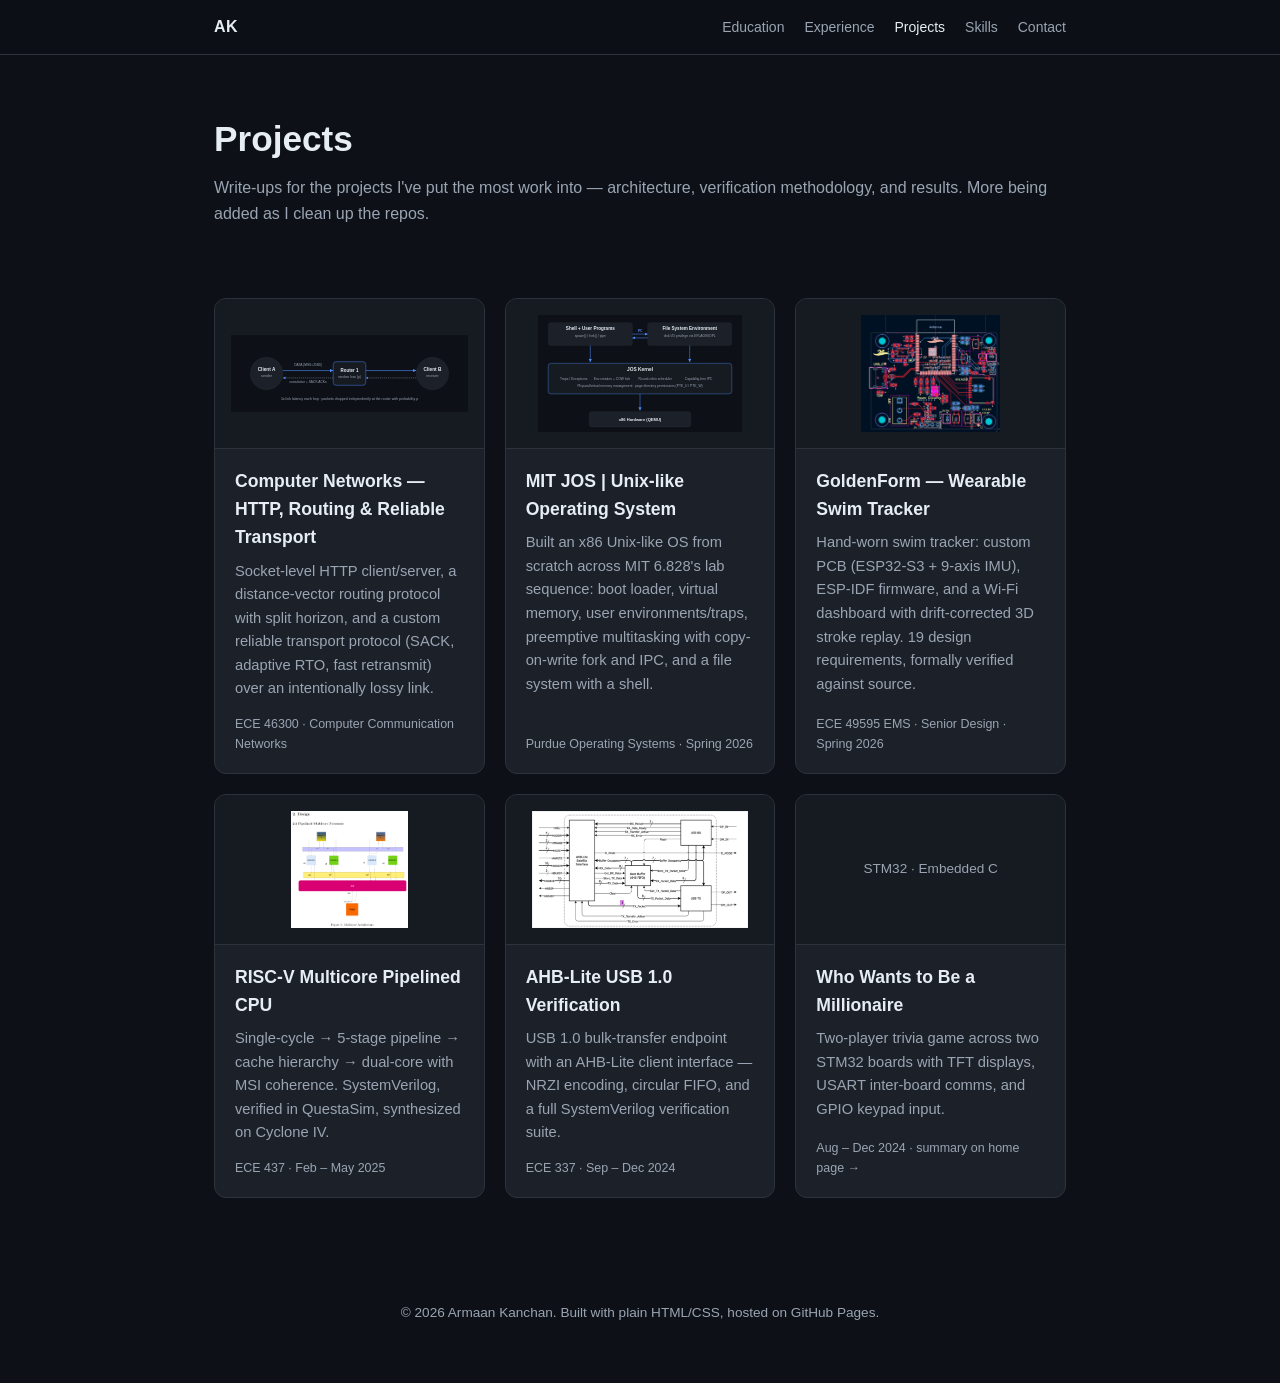
<file: projects/index.html>
<!DOCTYPE html>
<html lang="en">
<head>
<meta charset="UTF-8">
<meta name="viewport" content="width=device-width, initial-scale=1.0">
<title>Projects — Armaan Kanchan</title>
<meta name="description" content="Project write-ups by Armaan Kanchan — RISC-V CPU design, USB verification, embedded systems.">
<link rel="stylesheet" href="../assets/css/site.css">
</head>
<body>

<header class="nav">
  <div class="nav-inner">
    <a href="../" class="brand" style="color:inherit;">AK</a>
    <nav class="nav-links">
      <a href="../#education">Education</a>
      <a href="../#experience">Experience</a>
      <a href="./" class="active">Projects</a>
      <a href="../#skills">Skills</a>
      <a href="../#contact">Contact</a>
    </nav>
  </div>
</header>

<div class="page-header">
  <h1>Projects</h1>
  <p>Write-ups for the projects I've put the most work into — architecture, verification methodology, and results. More being added as I clean up the repos.</p>
</div>

<section>
  <div class="projects-grid">

    <div class="project-card">
      <a class="project-card-link" href="computer-networks/">
        <div class="thumb"><img src="computer-networks/figs/fig1-lab4-topology.svg" alt="Reliable transport lab network topology"></div>
        <div class="body">
          <h3>Computer Networks — HTTP, Routing &amp; Reliable Transport</h3>
          <p>Socket-level HTTP client/server, a distance-vector routing protocol with split horizon, and a custom reliable transport protocol (SACK, adaptive RTO, fast retransmit) over an intentionally lossy link.</p>
          <div class="meta">ECE 46300 · Computer Communication Networks</div>
        </div>
      </a>
    </div>

    <div class="project-card">
      <a class="project-card-link" href="jos-operating-system/">
        <div class="thumb"><img src="jos-operating-system/figs/fig1-jos-architecture.svg" alt="JOS exokernel architecture diagram"></div>
        <div class="body">
          <h3>MIT JOS | Unix-like Operating System</h3>
          <p>Built an x86 Unix-like OS from scratch across MIT 6.828's lab sequence: boot loader, virtual memory, user environments/traps, preemptive multitasking with copy-on-write fork and IPC, and a file system with a shell.</p>
          <div class="meta">Purdue Operating Systems · Spring 2026</div>
        </div>
      </a>
    </div>

    <div class="project-card">
      <a class="project-card-link" href="goldenform-swim-tracker/">
        <div class="thumb"><img src="goldenform-swim-tracker/figs/fig0b-pcb-layout.jpg" alt="GoldenForm custom PCB layout"></div>
        <div class="body">
          <h3>GoldenForm — Wearable Swim Tracker</h3>
          <p>Hand-worn swim tracker: custom PCB (ESP32-S3 + 9-axis IMU), ESP-IDF firmware, and a Wi-Fi dashboard with drift-corrected 3D stroke replay. 19 design requirements, formally verified against source.</p>
          <div class="meta">ECE 49595 EMS · Senior Design · Spring 2026</div>
        </div>
      </a>
    </div>

    <div class="project-card">
      <a class="project-card-link" href="riscv-multicore-cpu/">
        <div class="thumb"><img src="riscv-multicore-cpu/figs/fig1-multicore-arch.png" alt="Multicore RISC-V architecture diagram"></div>
        <div class="body">
          <h3>RISC-V Multicore Pipelined CPU</h3>
          <p>Single-cycle → 5-stage pipeline → cache hierarchy → dual-core with MSI coherence. SystemVerilog, verified in QuestaSim, synthesized on Cyclone IV.</p>
          <div class="meta">ECE 437 · Feb – May 2025</div>
        </div>
      </a>
    </div>

    <div class="project-card">
      <a class="project-card-link" href="ahb-lite-usb/">
        <div class="thumb"><img src="ahb-lite-usb/figs/fig1-top-level.png" alt="AHB-Lite Satellite top-level block diagram"></div>
        <div class="body">
          <h3>AHB-Lite USB 1.0 Verification</h3>
          <p>USB 1.0 bulk-transfer endpoint with an AHB-Lite client interface — NRZI encoding, circular FIFO, and a full SystemVerilog verification suite.</p>
          <div class="meta">ECE 337 · Sep – Dec 2024</div>
        </div>
      </a>
    </div>

    <div class="project-card">
      <a class="project-card-link" href="../#projects">
        <div class="thumb" style="color:var(--text-dim);font-size:0.85rem;">STM32 · Embedded C</div>
        <div class="body">
          <h3>Who Wants to Be a Millionaire</h3>
          <p>Two-player trivia game across two STM32 boards with TFT displays, USART inter-board comms, and GPIO keypad input.</p>
          <div class="meta">Aug – Dec 2024 · summary on home page →</div>
        </div>
      </a>
    </div>

  </div>
</section>

<footer>
  © <span id="year"></span> Armaan Kanchan. Built with plain HTML/CSS, hosted on GitHub Pages.
</footer>

<script>
  document.getElementById('year').textContent = new Date().getFullYear();
</script>

</body>
</html>
</file>
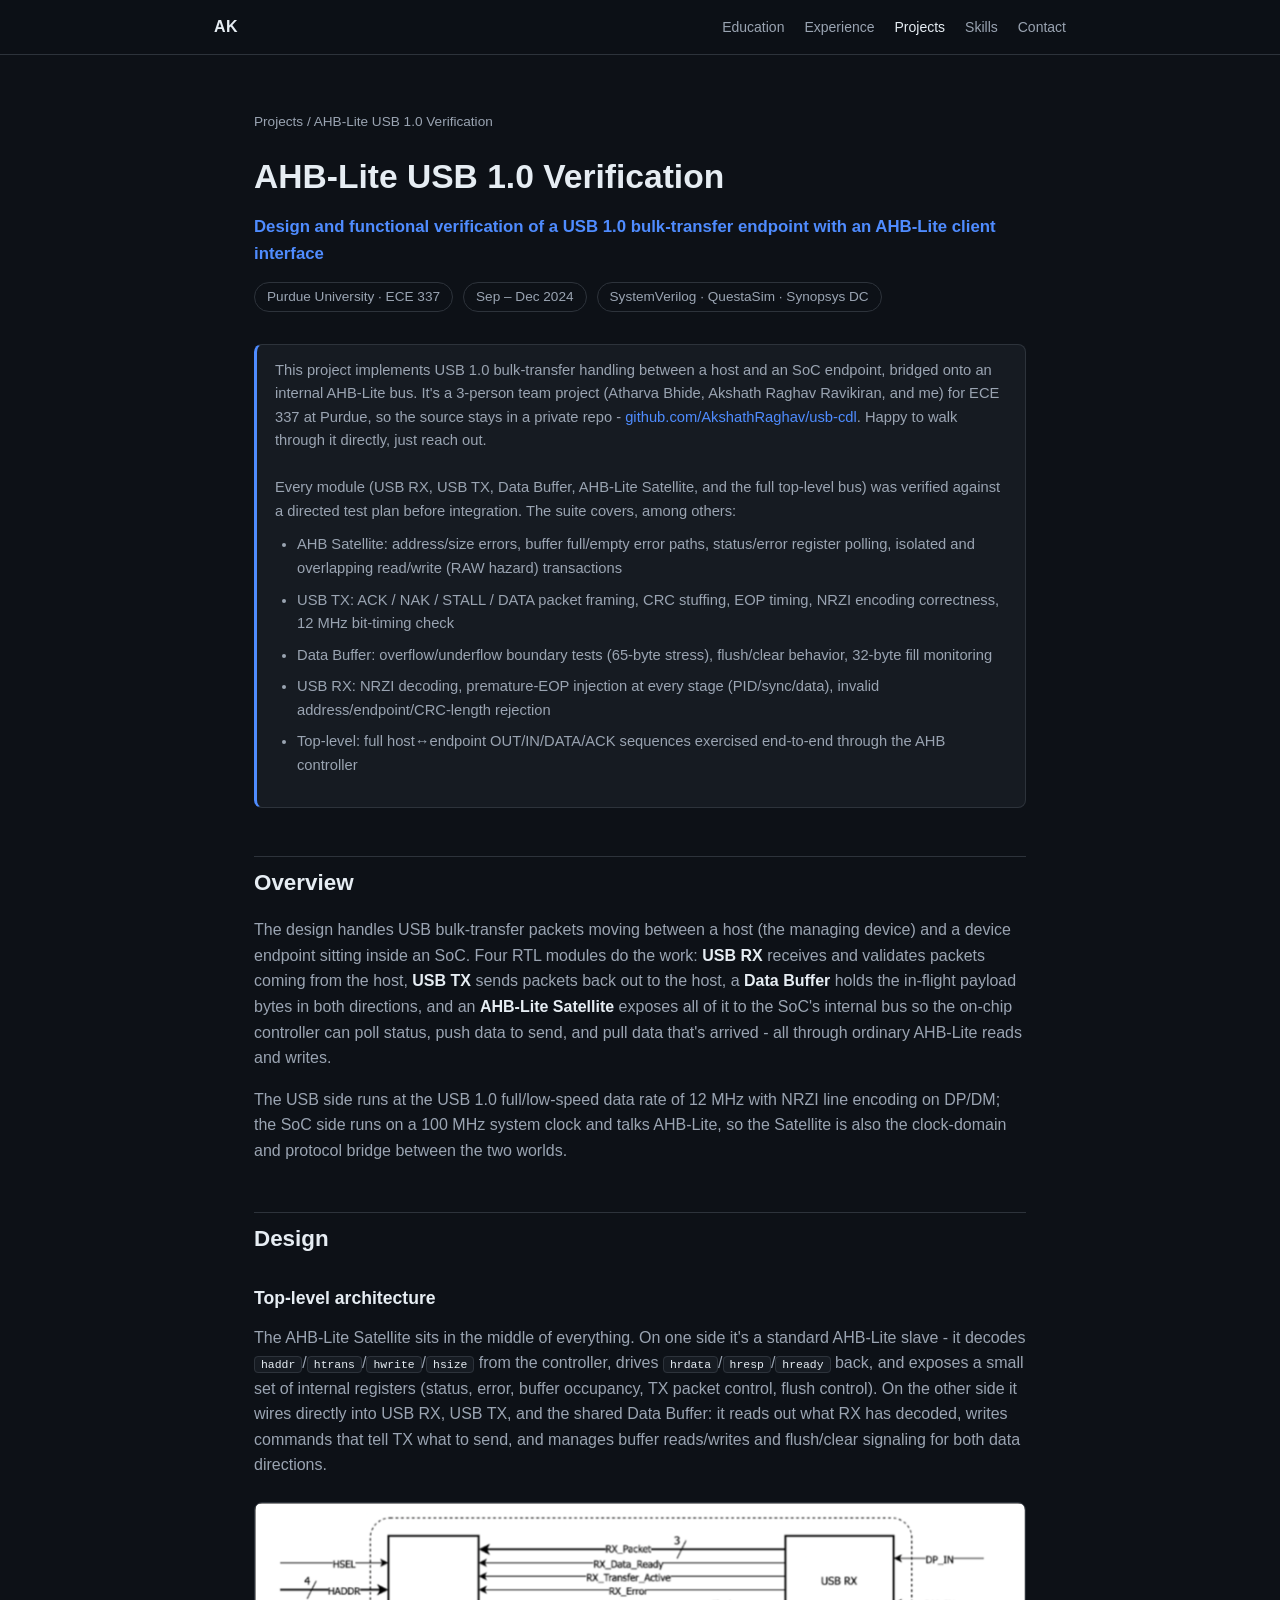
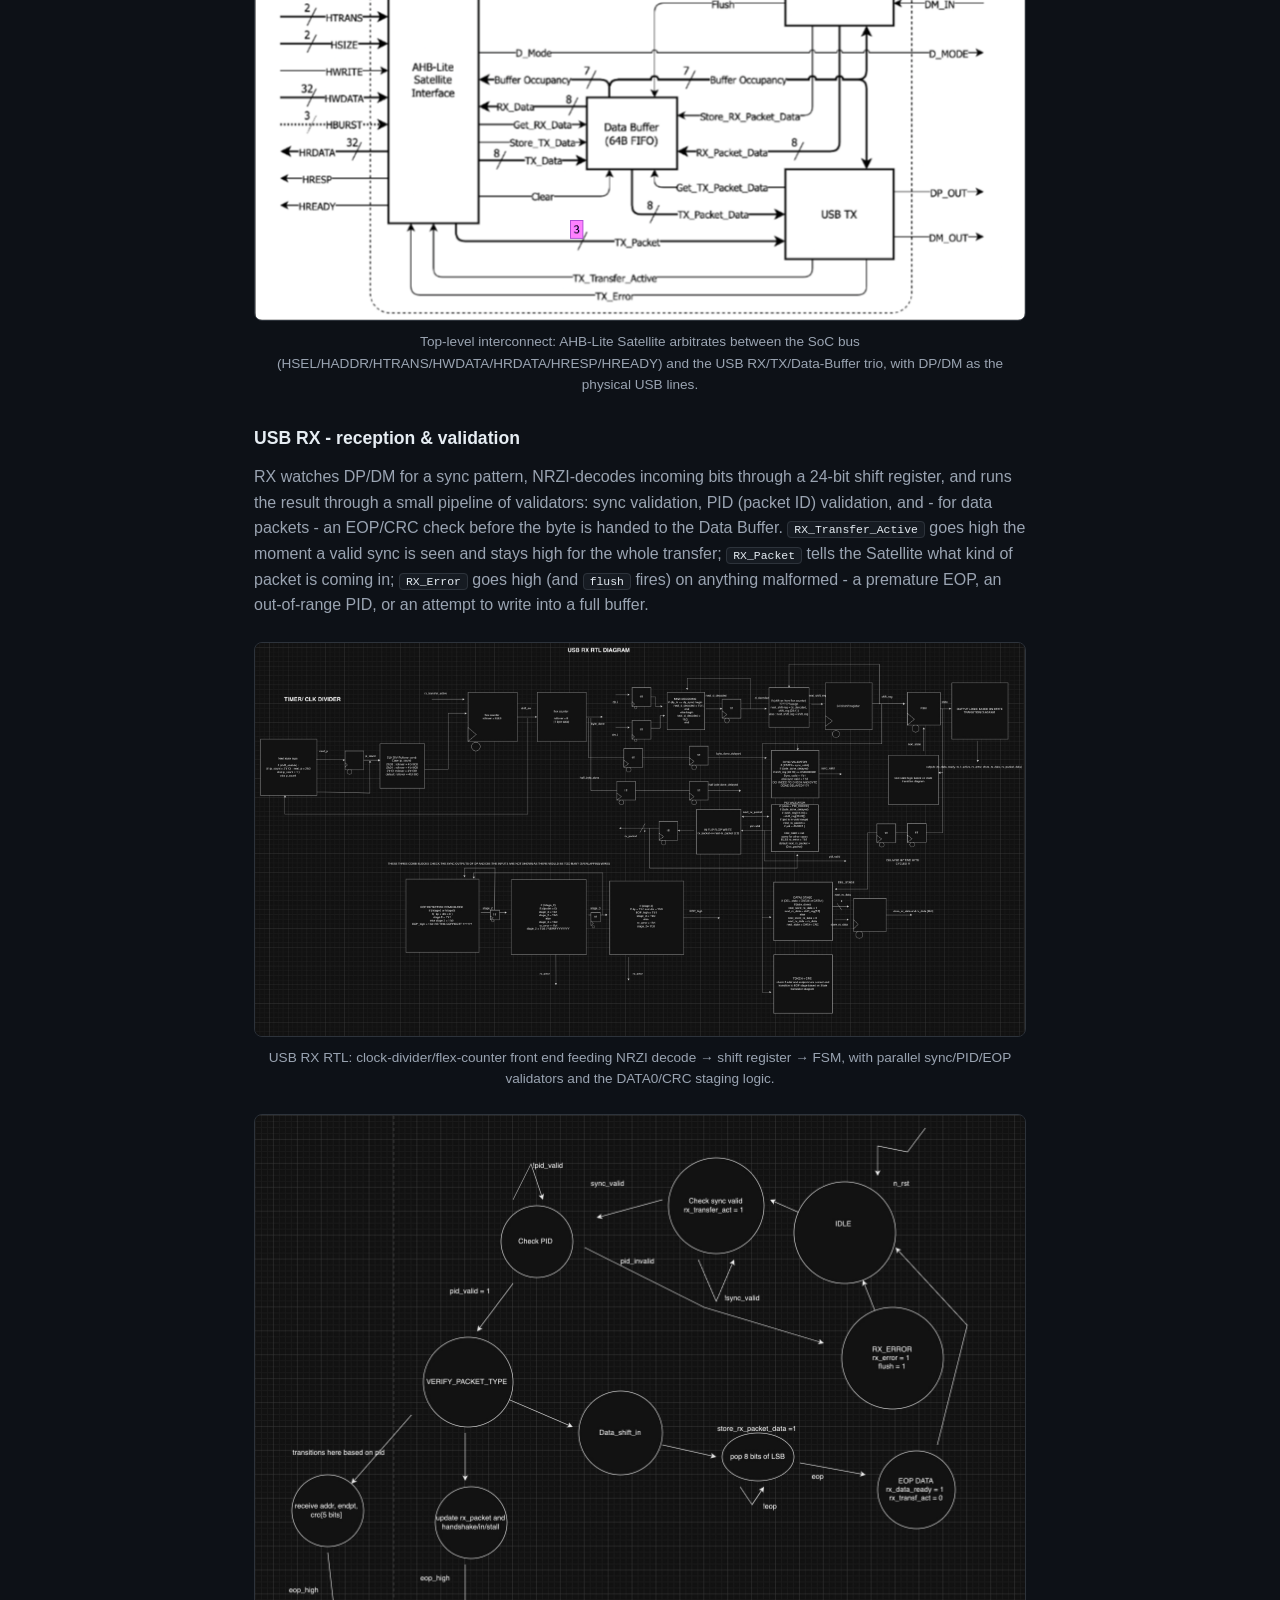
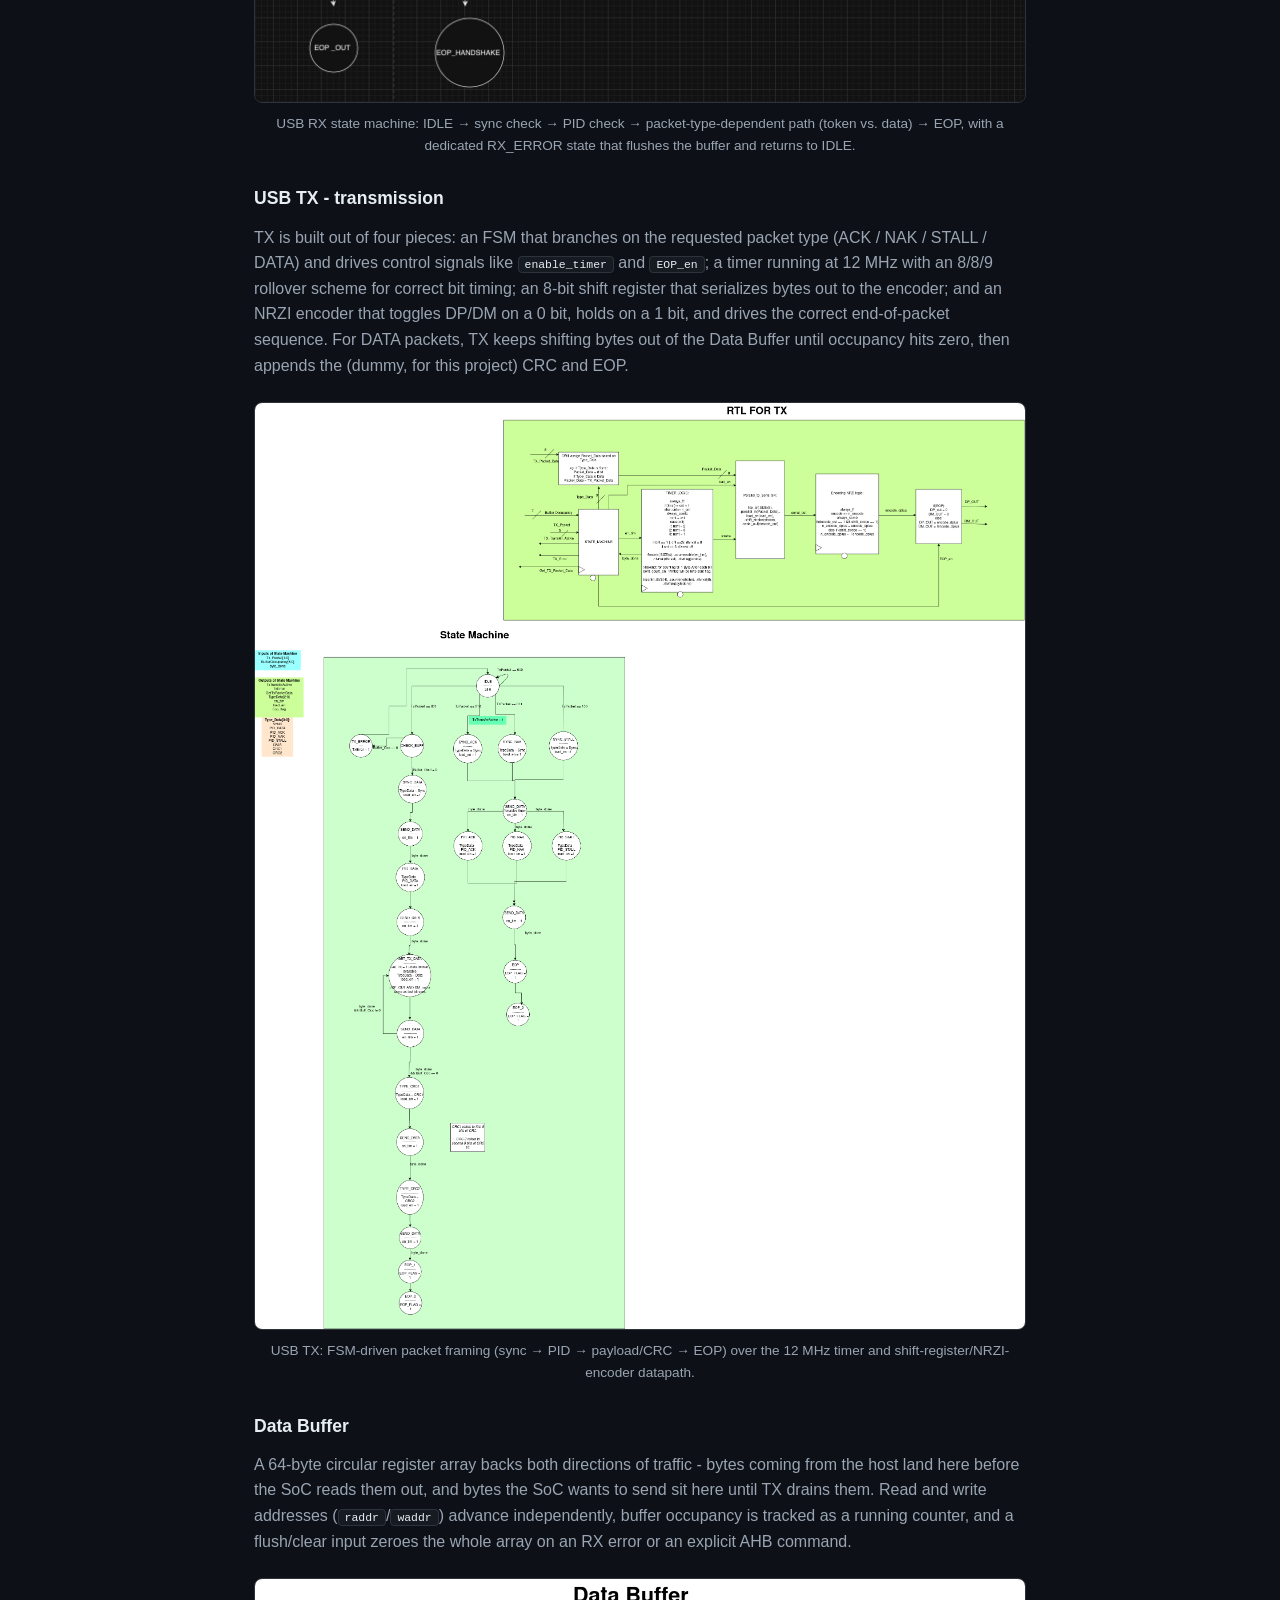
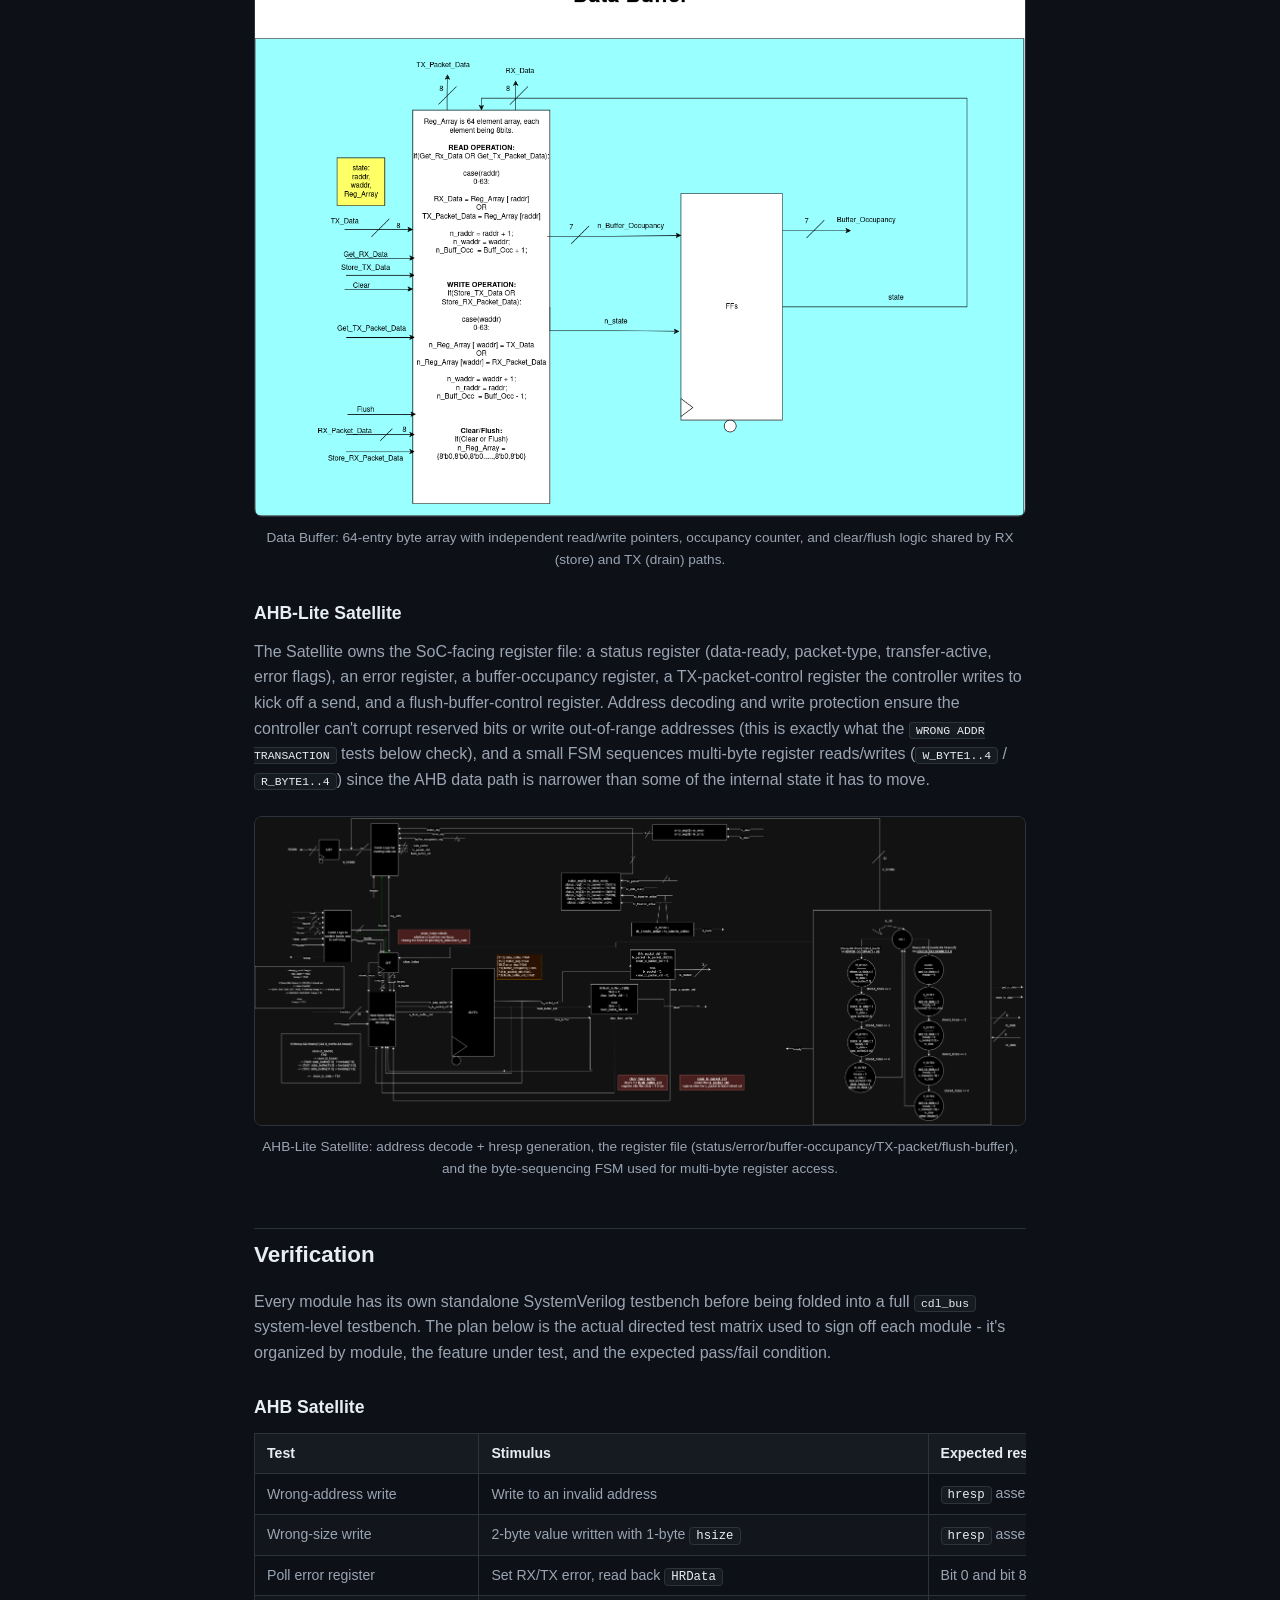
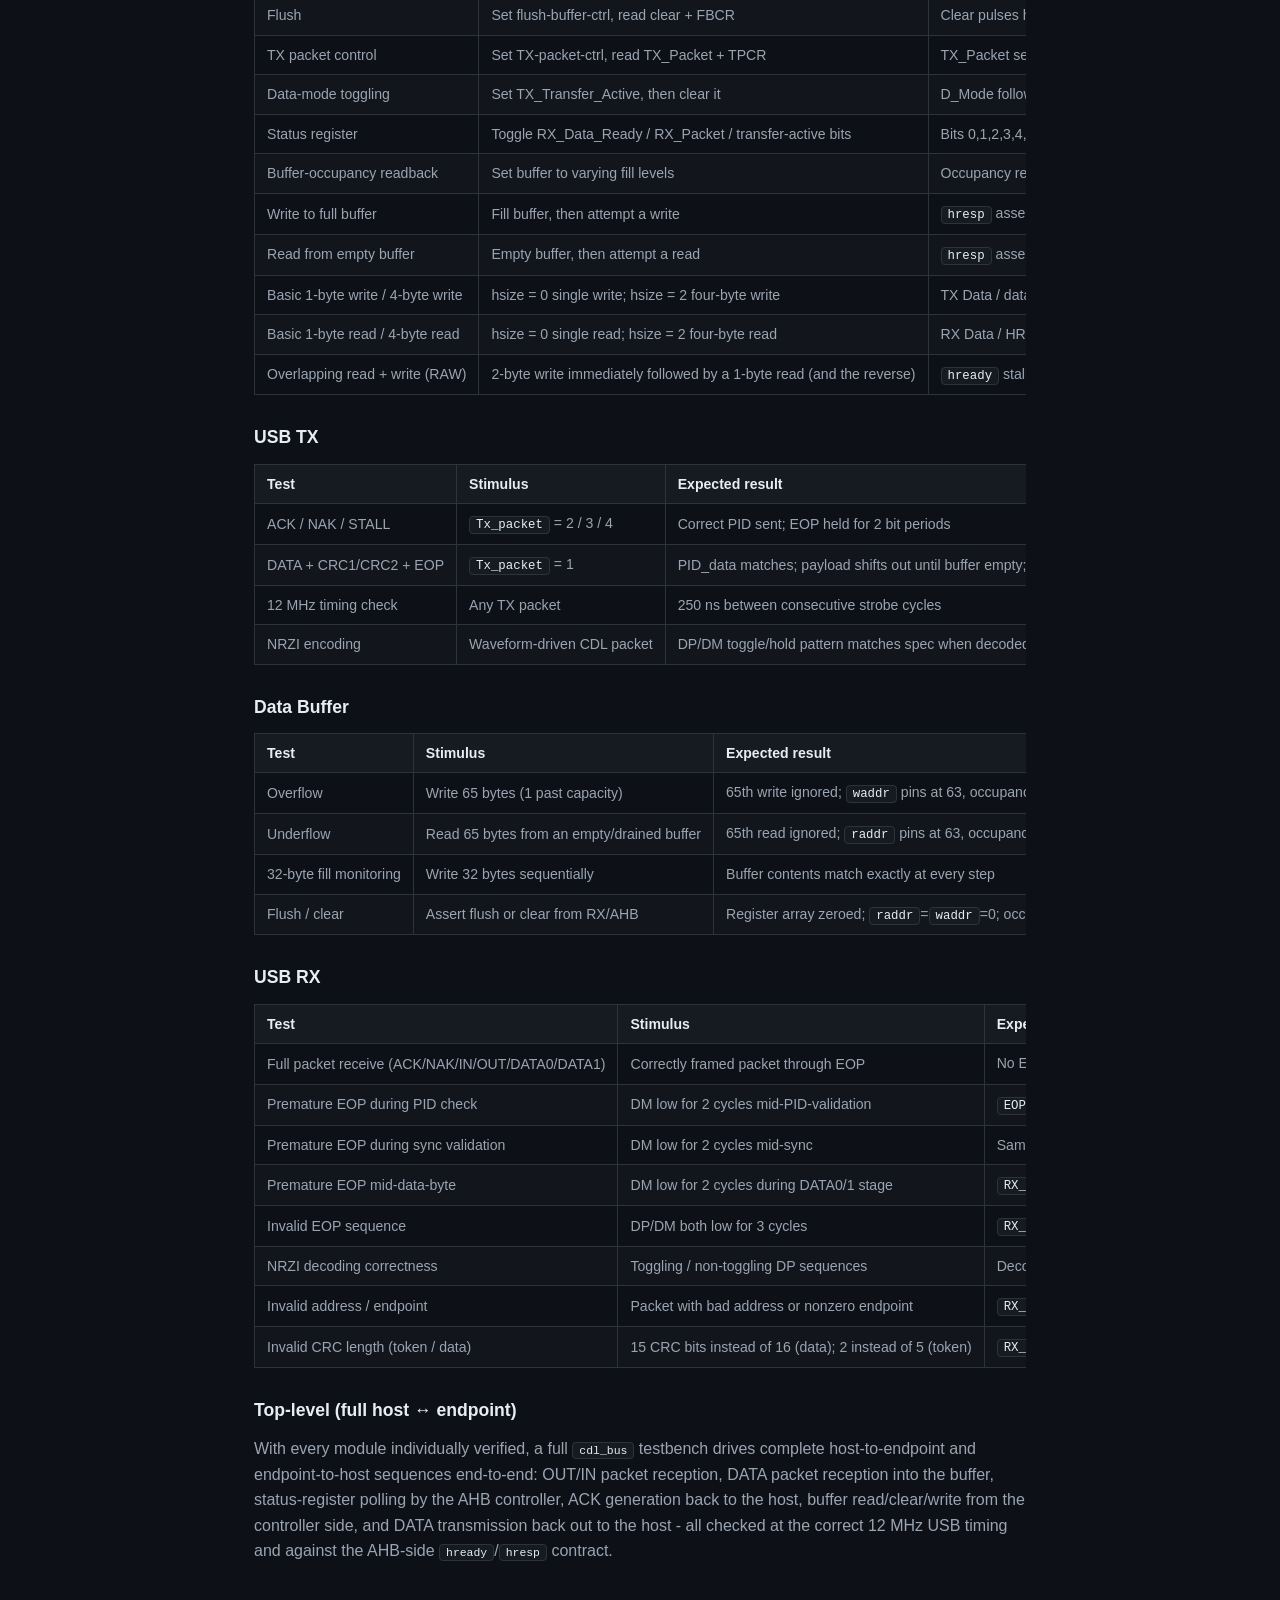
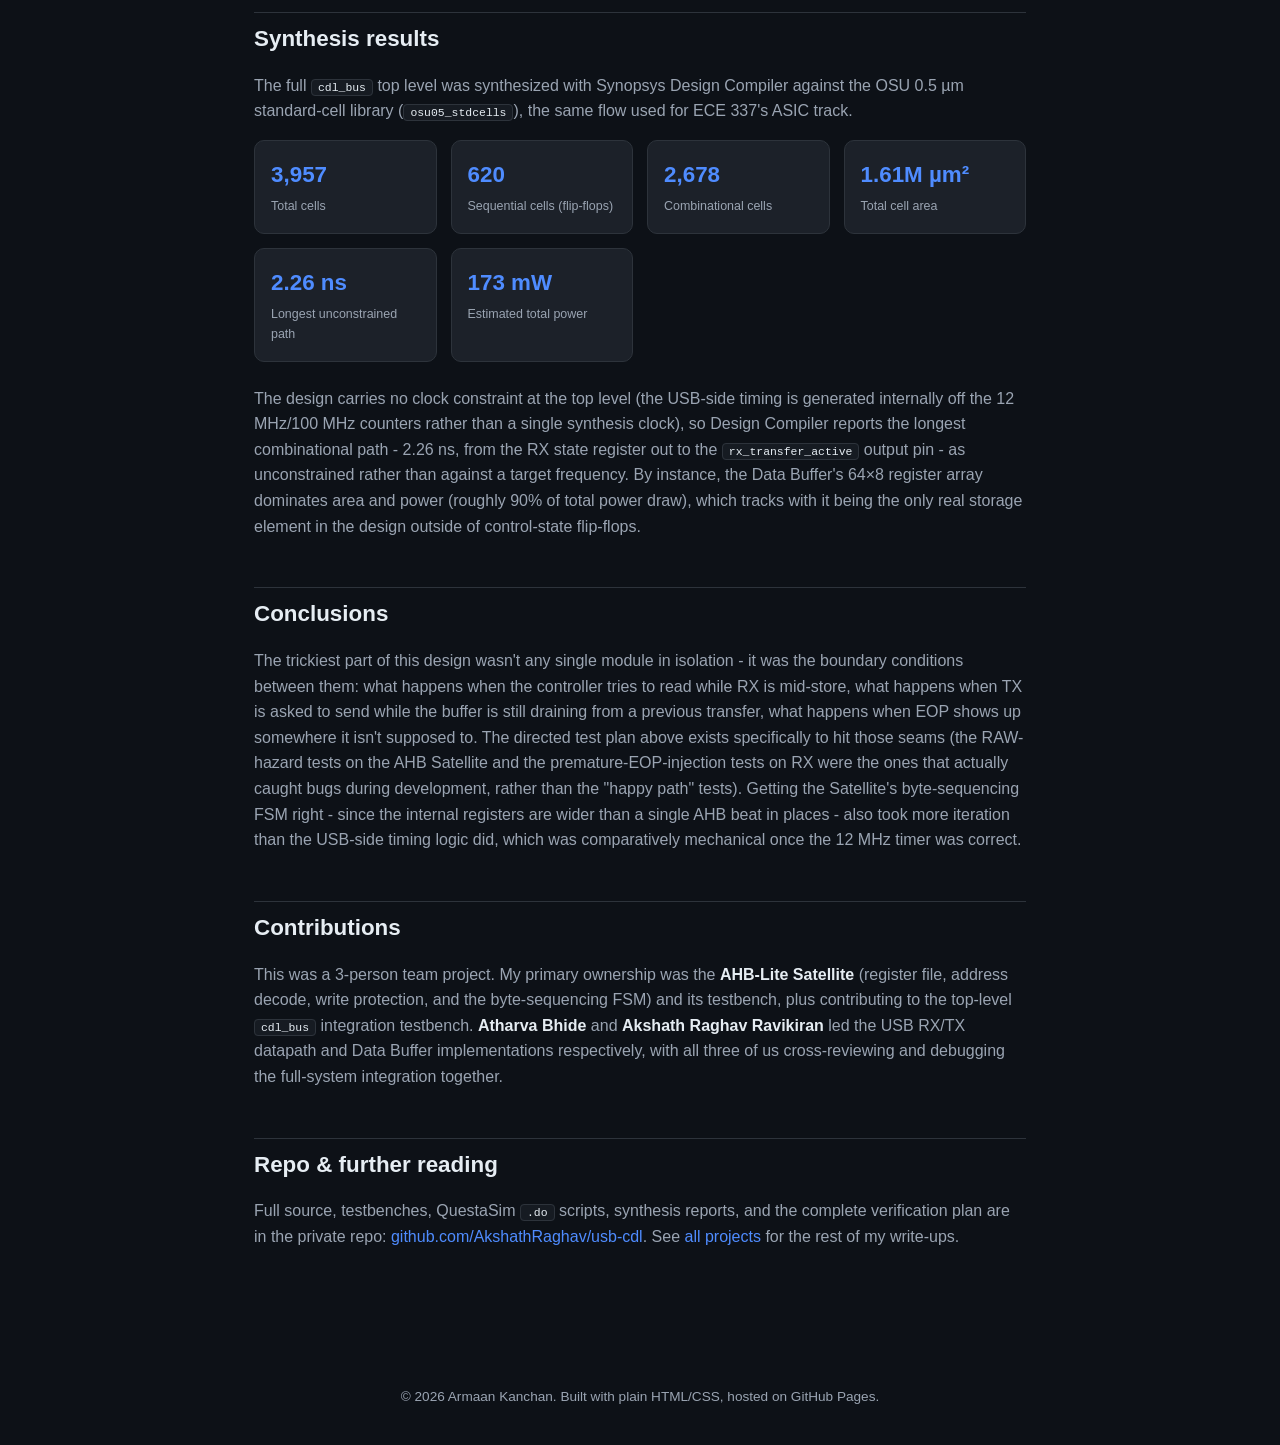
<file: projects/ahb-lite-usb/index.html>
<!DOCTYPE html>
<html lang="en">
<head>
<meta charset="UTF-8">
<meta name="viewport" content="width=device-width, initial-scale=1.0">
<title>AHB-Lite USB 1.0 Verification - Armaan Kanchan</title>
<meta name="description" content="Design and functional verification of a USB 1.0 bulk-transfer endpoint with an AHB-Lite client interface, in SystemVerilog.">
<link rel="stylesheet" href="../../assets/css/site.css">
</head>
<body>

<header class="nav">
  <div class="nav-inner">
    <a href="../../" class="brand" style="color:inherit;">AK</a>
    <nav class="nav-links">
      <a href="../../#education">Education</a>
      <a href="../../#experience">Experience</a>
      <a href="../" class="active">Projects</a>
      <a href="../../#skills">Skills</a>
      <a href="../../#contact">Contact</a>
    </nav>
  </div>
</header>

<div class="article-header">
  <div class="breadcrumb"><a href="../">Projects</a> / AHB-Lite USB 1.0 Verification</div>
  <h1>AHB-Lite USB 1.0 Verification</h1>
  <div class="subtitle">Design and functional verification of a USB 1.0 bulk-transfer endpoint with an AHB-Lite client interface</div>
  <div class="meta-row">
    <span>Purdue University · ECE 337</span>
    <span>Sep – Dec 2024</span>
    <span>SystemVerilog · QuestaSim · Synopsys DC</span>
  </div>
</div>

<article class="article">

  <div class="notice">
    This project implements USB 1.0 bulk-transfer handling between a host and an SoC endpoint, bridged onto an internal AHB-Lite bus. It's a 3-person team project (Atharva Bhide, Akshath Raghav Ravikiran, and me) for ECE 337 at Purdue, so the source stays in a private repo - <a href="https://github.com/AkshathRaghav/usb-cdl" target="_blank" rel="noopener">github.com/AkshathRaghav/usb-cdl</a>. Happy to walk through it directly, just reach out.
    <br><br>
    Every module (USB RX, USB TX, Data Buffer, AHB-Lite Satellite, and the full top-level bus) was verified against a directed test plan before integration. The suite covers, among others:
    <ul style="margin-top:10px;">
      <li>AHB Satellite: address/size errors, buffer full/empty error paths, status/error register polling, isolated and overlapping read/write (RAW hazard) transactions</li>
      <li>USB TX: ACK / NAK / STALL / DATA packet framing, CRC stuffing, EOP timing, NRZI encoding correctness, 12 MHz bit-timing check</li>
      <li>Data Buffer: overflow/underflow boundary tests (65-byte stress), flush/clear behavior, 32-byte fill monitoring</li>
      <li>USB RX: NRZI decoding, premature-EOP injection at every stage (PID/sync/data), invalid address/endpoint/CRC-length rejection</li>
      <li>Top-level: full host↔endpoint OUT/IN/DATA/ACK sequences exercised end-to-end through the AHB controller</li>
    </ul>
  </div>

  <h2>Overview</h2>
  <p>
    The design handles USB bulk-transfer packets moving between a host (the managing device) and a device endpoint sitting inside an SoC. Four RTL modules do the work: <strong>USB RX</strong> receives and validates packets coming from the host, <strong>USB TX</strong> sends packets back out to the host, a <strong>Data Buffer</strong> holds the in-flight payload bytes in both directions, and an <strong>AHB-Lite Satellite</strong> exposes all of it to the SoC's internal bus so the on-chip controller can poll status, push data to send, and pull data that's arrived - all through ordinary AHB-Lite reads and writes.
  </p>
  <p>
    The USB side runs at the USB 1.0 full/low-speed data rate of 12 MHz with NRZI line encoding on DP/DM; the SoC side runs on a 100 MHz system clock and talks AHB-Lite, so the Satellite is also the clock-domain and protocol bridge between the two worlds.
  </p>

  <h2>Design</h2>

  <h3>Top-level architecture</h3>
  <p>
    The AHB-Lite Satellite sits in the middle of everything. On one side it's a standard AHB-Lite slave - it decodes <code>haddr</code>/<code>htrans</code>/<code>hwrite</code>/<code>hsize</code> from the controller, drives <code>hrdata</code>/<code>hresp</code>/<code>hready</code> back, and exposes a small set of internal registers (status, error, buffer occupancy, TX packet control, flush control). On the other side it wires directly into USB RX, USB TX, and the shared Data Buffer: it reads out what RX has decoded, writes commands that tell TX what to send, and manages buffer reads/writes and flush/clear signaling for both data directions.
  </p>
  <figure>
    <img src="figs/fig1-top-level.png" alt="Top-level AHB-Lite Satellite block diagram">
    <figcaption>Top-level interconnect: AHB-Lite Satellite arbitrates between the SoC bus (HSEL/HADDR/HTRANS/HWDATA/HRDATA/HRESP/HREADY) and the USB RX/TX/Data-Buffer trio, with DP/DM as the physical USB lines.</figcaption>
  </figure>

  <h3>USB RX - reception &amp; validation</h3>
  <p>
    RX watches DP/DM for a sync pattern, NRZI-decodes incoming bits through a 24-bit shift register, and runs the result through a small pipeline of validators: sync validation, PID (packet ID) validation, and - for data packets - an EOP/CRC check before the byte is handed to the Data Buffer. <code>RX_Transfer_Active</code> goes high the moment a valid sync is seen and stays high for the whole transfer; <code>RX_Packet</code> tells the Satellite what kind of packet is coming in; <code>RX_Error</code> goes high (and <code>flush</code> fires) on anything malformed - a premature EOP, an out-of-range PID, or an attempt to write into a full buffer.
  </p>
  <figure>
    <img src="figs/fig2a-usb-rx-rtl.jpeg" alt="USB RX RTL block diagram">
    <figcaption>USB RX RTL: clock-divider/flex-counter front end feeding NRZI decode → shift register → FSM, with parallel sync/PID/EOP validators and the DATA0/CRC staging logic.</figcaption>
  </figure>
  <figure>
    <img src="figs/fig2b-usb-rx-fsm.jpeg" alt="USB RX state transition diagram">
    <figcaption>USB RX state machine: IDLE → sync check → PID check → packet-type-dependent path (token vs. data) → EOP, with a dedicated RX_ERROR state that flushes the buffer and returns to IDLE.</figcaption>
  </figure>

  <h3>USB TX - transmission</h3>
  <p>
    TX is built out of four pieces: an FSM that branches on the requested packet type (ACK / NAK / STALL / DATA) and drives control signals like <code>enable_timer</code> and <code>EOP_en</code>; a timer running at 12 MHz with an 8/8/9 rollover scheme for correct bit timing; an 8-bit shift register that serializes bytes out to the encoder; and an NRZI encoder that toggles DP/DM on a 0 bit, holds on a 1 bit, and drives the correct end-of-packet sequence. For DATA packets, TX keeps shifting bytes out of the Data Buffer until occupancy hits zero, then appends the (dummy, for this project) CRC and EOP.
  </p>
  <figure>
    <img src="figs/fig5-usb-tx.png" alt="USB TX RTL and timing diagram">
    <figcaption>USB TX: FSM-driven packet framing (sync → PID → payload/CRC → EOP) over the 12 MHz timer and shift-register/NRZI-encoder datapath.</figcaption>
  </figure>

  <h3>Data Buffer</h3>
  <p>
    A 64-byte circular register array backs both directions of traffic - bytes coming from the host land here before the SoC reads them out, and bytes the SoC wants to send sit here until TX drains them. Read and write addresses (<code>raddr</code>/<code>waddr</code>) advance independently, buffer occupancy is tracked as a running counter, and a flush/clear input zeroes the whole array on an RX error or an explicit AHB command.
  </p>
  <figure>
    <img src="figs/fig3-data-buffer.png" alt="Data buffer RTL diagram">
    <figcaption>Data Buffer: 64-entry byte array with independent read/write pointers, occupancy counter, and clear/flush logic shared by RX (store) and TX (drain) paths.</figcaption>
  </figure>

  <h3>AHB-Lite Satellite</h3>
  <p>
    The Satellite owns the SoC-facing register file: a status register (data-ready, packet-type, transfer-active, error flags), an error register, a buffer-occupancy register, a TX-packet-control register the controller writes to kick off a send, and a flush-buffer-control register. Address decoding and write protection ensure the controller can't corrupt reserved bits or write out-of-range addresses (this is exactly what the <code>WRONG ADDR TRANSACTION</code> tests below check), and a small FSM sequences multi-byte register reads/writes (<code>W_BYTE1..4</code> / <code>R_BYTE1..4</code>) since the AHB data path is narrower than some of the internal state it has to move.
  </p>
  <figure>
    <img src="figs/fig4-ahb-satellite-rtl.jpg" alt="AHB-Lite Satellite RTL diagram">
    <figcaption>AHB-Lite Satellite: address decode + hresp generation, the register file (status/error/buffer-occupancy/TX-packet/flush-buffer), and the byte-sequencing FSM used for multi-byte register access.</figcaption>
  </figure>

  <h2>Verification</h2>
  <p>
    Every module has its own standalone SystemVerilog testbench before being folded into a full <code>cdl_bus</code> system-level testbench. The plan below is the actual directed test matrix used to sign off each module - it's organized by module, the feature under test, and the expected pass/fail condition.
  </p>

  <h3>AHB Satellite</h3>
  <div class="table-wrap">
    <table>
      <thead><tr><th>Test</th><th>Stimulus</th><th>Expected result</th></tr></thead>
      <tbody>
        <tr><td>Wrong-address write</td><td>Write to an invalid address</td><td><code>hresp</code> asserted</td></tr>
        <tr><td>Wrong-size write</td><td>2-byte value written with 1-byte <code>hsize</code></td><td><code>hresp</code> asserted</td></tr>
        <tr><td>Poll error register</td><td>Set RX/TX error, read back <code>HRData</code></td><td>Bit 0 and bit 8 set per spec</td></tr>
        <tr><td>Flush</td><td>Set flush-buffer-ctrl, read clear + FBCR</td><td>Clear pulses high; FBCR clears after 1 cycle</td></tr>
        <tr><td>TX packet control</td><td>Set TX-packet-ctrl, read TX_Packet + TPCR</td><td>TX_Packet set correctly; TPCR clears after 1 cycle</td></tr>
        <tr><td>Data-mode toggling</td><td>Set TX_Transfer_Active, then clear it</td><td>D_Mode follows high then low</td></tr>
        <tr><td>Status register</td><td>Toggle RX_Data_Ready / RX_Packet / transfer-active bits</td><td>Bits 0,1,2,3,4,8,9 match spec</td></tr>
        <tr><td>Buffer-occupancy readback</td><td>Set buffer to varying fill levels</td><td>Occupancy register matches exactly</td></tr>
        <tr><td>Write to full buffer</td><td>Fill buffer, then attempt a write</td><td><code>hresp</code> asserted</td></tr>
        <tr><td>Read from empty buffer</td><td>Empty buffer, then attempt a read</td><td><code>hresp</code> asserted</td></tr>
        <tr><td>Basic 1-byte write / 4-byte write</td><td>hsize = 0 single write; hsize = 2 four-byte write</td><td>TX Data / data buffer match written value at each FSM stage</td></tr>
        <tr><td>Basic 1-byte read / 4-byte read</td><td>hsize = 0 single read; hsize = 2 four-byte read</td><td>RX Data / HRData match buffered value at each FSM stage</td></tr>
        <tr><td>Overlapping read + write (RAW)</td><td>2-byte write immediately followed by a 1-byte read (and the reverse)</td><td><code>hready</code> stalls correctly; no stale/RAW-hazard data observed on TX/RX Data</td></tr>
      </tbody>
    </table>
  </div>

  <h3>USB TX</h3>
  <div class="table-wrap">
    <table>
      <thead><tr><th>Test</th><th>Stimulus</th><th>Expected result</th></tr></thead>
      <tbody>
        <tr><td>ACK / NAK / STALL</td><td><code>Tx_packet</code> = 2 / 3 / 4</td><td>Correct PID sent; EOP held for 2 bit periods</td></tr>
        <tr><td>DATA + CRC1/CRC2 + EOP</td><td><code>Tx_packet</code> = 1</td><td>PID_data matches; payload shifts out until buffer empty; dummy CRC bytes appended; EOP held 2 bit periods, then IDLE for 1</td></tr>
        <tr><td>12 MHz timing check</td><td>Any TX packet</td><td>250 ns between consecutive strobe cycles</td></tr>
        <tr><td>NRZI encoding</td><td>Waveform-driven CDL packet</td><td>DP/DM toggle/hold pattern matches spec when decoded back through RX</td></tr>
      </tbody>
    </table>
  </div>

  <h3>Data Buffer</h3>
  <div class="table-wrap">
    <table>
      <thead><tr><th>Test</th><th>Stimulus</th><th>Expected result</th></tr></thead>
      <tbody>
        <tr><td>Overflow</td><td>Write 65 bytes (1 past capacity)</td><td>65th write ignored; <code>waddr</code> pins at 63, occupancy pins at 64</td></tr>
        <tr><td>Underflow</td><td>Read 65 bytes from an empty/drained buffer</td><td>65th read ignored; <code>raddr</code> pins at 63, occupancy pins at 0</td></tr>
        <tr><td>32-byte fill monitoring</td><td>Write 32 bytes sequentially</td><td>Buffer contents match exactly at every step</td></tr>
        <tr><td>Flush / clear</td><td>Assert flush or clear from RX/AHB</td><td>Register array zeroed; <code>raddr</code>=<code>waddr</code>=0; occupancy = 0</td></tr>
      </tbody>
    </table>
  </div>

  <h3>USB RX</h3>
  <div class="table-wrap">
    <table>
      <thead><tr><th>Test</th><th>Stimulus</th><th>Expected result</th></tr></thead>
      <tbody>
        <tr><td>Full packet receive (ACK/NAK/IN/OUT/DATA0/DATA1)</td><td>Correctly framed packet through EOP</td><td>No EOP error; <code>EOP_Verified</code> asserted after the expected cycle count</td></tr>
        <tr><td>Premature EOP during PID check</td><td>DM low for 2 cycles mid-PID-validation</td><td><code>EOP_Verified</code> stays low; <code>RX_Error</code> asserted</td></tr>
        <tr><td>Premature EOP during sync validation</td><td>DM low for 2 cycles mid-sync</td><td>Same error path; registered RX data for that byte matches expectation</td></tr>
        <tr><td>Premature EOP mid-data-byte</td><td>DM low for 2 cycles during DATA0/1 stage</td><td><code>RX_Error</code> asserted, buffer flushed</td></tr>
        <tr><td>Invalid EOP sequence</td><td>DP/DM both low for 3 cycles</td><td><code>RX_Error</code> asserted in all cases; buffer flushed</td></tr>
        <tr><td>NRZI decoding correctness</td><td>Toggling / non-toggling DP sequences</td><td>Decoded bit = 0 when toggling, 1 when held</td></tr>
        <tr><td>Invalid address / endpoint</td><td>Packet with bad address or nonzero endpoint</td><td><code>RX_Error</code> asserted</td></tr>
        <tr><td>Invalid CRC length (token / data)</td><td>15 CRC bits instead of 16 (data); 2 instead of 5 (token)</td><td><code>RX_Error</code> asserted</td></tr>
      </tbody>
    </table>
  </div>

  <h3>Top-level (full host ↔ endpoint)</h3>
  <p>
    With every module individually verified, a full <code>cdl_bus</code> testbench drives complete host-to-endpoint and endpoint-to-host sequences end-to-end: OUT/IN packet reception, DATA packet reception into the buffer, status-register polling by the AHB controller, ACK generation back to the host, buffer read/clear/write from the controller side, and DATA transmission back out to the host - all checked at the correct 12 MHz USB timing and against the AHB-side <code>hready</code>/<code>hresp</code> contract.
  </p>

  <h2>Synthesis results</h2>
  <p>
    The full <code>cdl_bus</code> top level was synthesized with Synopsys Design Compiler against the OSU 0.5 µm standard-cell library (<code>osu05_stdcells</code>), the same flow used for ECE 337's ASIC track.
  </p>
  <div class="stat-grid">
    <div class="stat"><div class="num">3,957</div><div class="label">Total cells</div></div>
    <div class="stat"><div class="num">620</div><div class="label">Sequential cells (flip-flops)</div></div>
    <div class="stat"><div class="num">2,678</div><div class="label">Combinational cells</div></div>
    <div class="stat"><div class="num">1.61M µm²</div><div class="label">Total cell area</div></div>
    <div class="stat"><div class="num">2.26 ns</div><div class="label">Longest unconstrained path</div></div>
    <div class="stat"><div class="num">173 mW</div><div class="label">Estimated total power</div></div>
  </div>
  <p>
    The design carries no clock constraint at the top level (the USB-side timing is generated internally off the 12 MHz/100 MHz counters rather than a single synthesis clock), so Design Compiler reports the longest combinational path - 2.26 ns, from the RX state register out to the <code>rx_transfer_active</code> output pin - as unconstrained rather than against a target frequency. By instance, the Data Buffer's 64×8 register array dominates area and power (roughly 90% of total power draw), which tracks with it being the only real storage element in the design outside of control-state flip-flops.
  </p>

  <h2>Conclusions</h2>
  <p>
    The trickiest part of this design wasn't any single module in isolation - it was the boundary conditions between them: what happens when the controller tries to read while RX is mid-store, what happens when TX is asked to send while the buffer is still draining from a previous transfer, what happens when EOP shows up somewhere it isn't supposed to. The directed test plan above exists specifically to hit those seams (the RAW-hazard tests on the AHB Satellite and the premature-EOP-injection tests on RX were the ones that actually caught bugs during development, rather than the "happy path" tests). Getting the Satellite's byte-sequencing FSM right - since the internal registers are wider than a single AHB beat in places - also took more iteration than the USB-side timing logic did, which was comparatively mechanical once the 12 MHz timer was correct.
  </p>

  <h2>Contributions</h2>
  <p>
    This was a 3-person team project. My primary ownership was the <strong>AHB-Lite Satellite</strong> (register file, address decode, write protection, and the byte-sequencing FSM) and its testbench, plus contributing to the top-level <code>cdl_bus</code> integration testbench. <strong>Atharva Bhide</strong> and <strong>Akshath Raghav Ravikiran</strong> led the USB RX/TX datapath and Data Buffer implementations respectively, with all three of us cross-reviewing and debugging the full-system integration together.
  </p>

  <h2>Repo &amp; further reading</h2>
  <p>
    Full source, testbenches, QuestaSim <code>.do</code> scripts, synthesis reports, and the complete verification plan are in the private repo: <a href="https://github.com/AkshathRaghav/usb-cdl" target="_blank" rel="noopener">github.com/AkshathRaghav/usb-cdl</a>. See <a href="../">all projects</a> for the rest of my write-ups.
  </p>

</article>

<footer>
  © <span id="year"></span> Armaan Kanchan. Built with plain HTML/CSS, hosted on GitHub Pages.
</footer>

<script>
  document.getElementById('year').textContent = new Date().getFullYear();
</script>

</body>
</html>
</file>
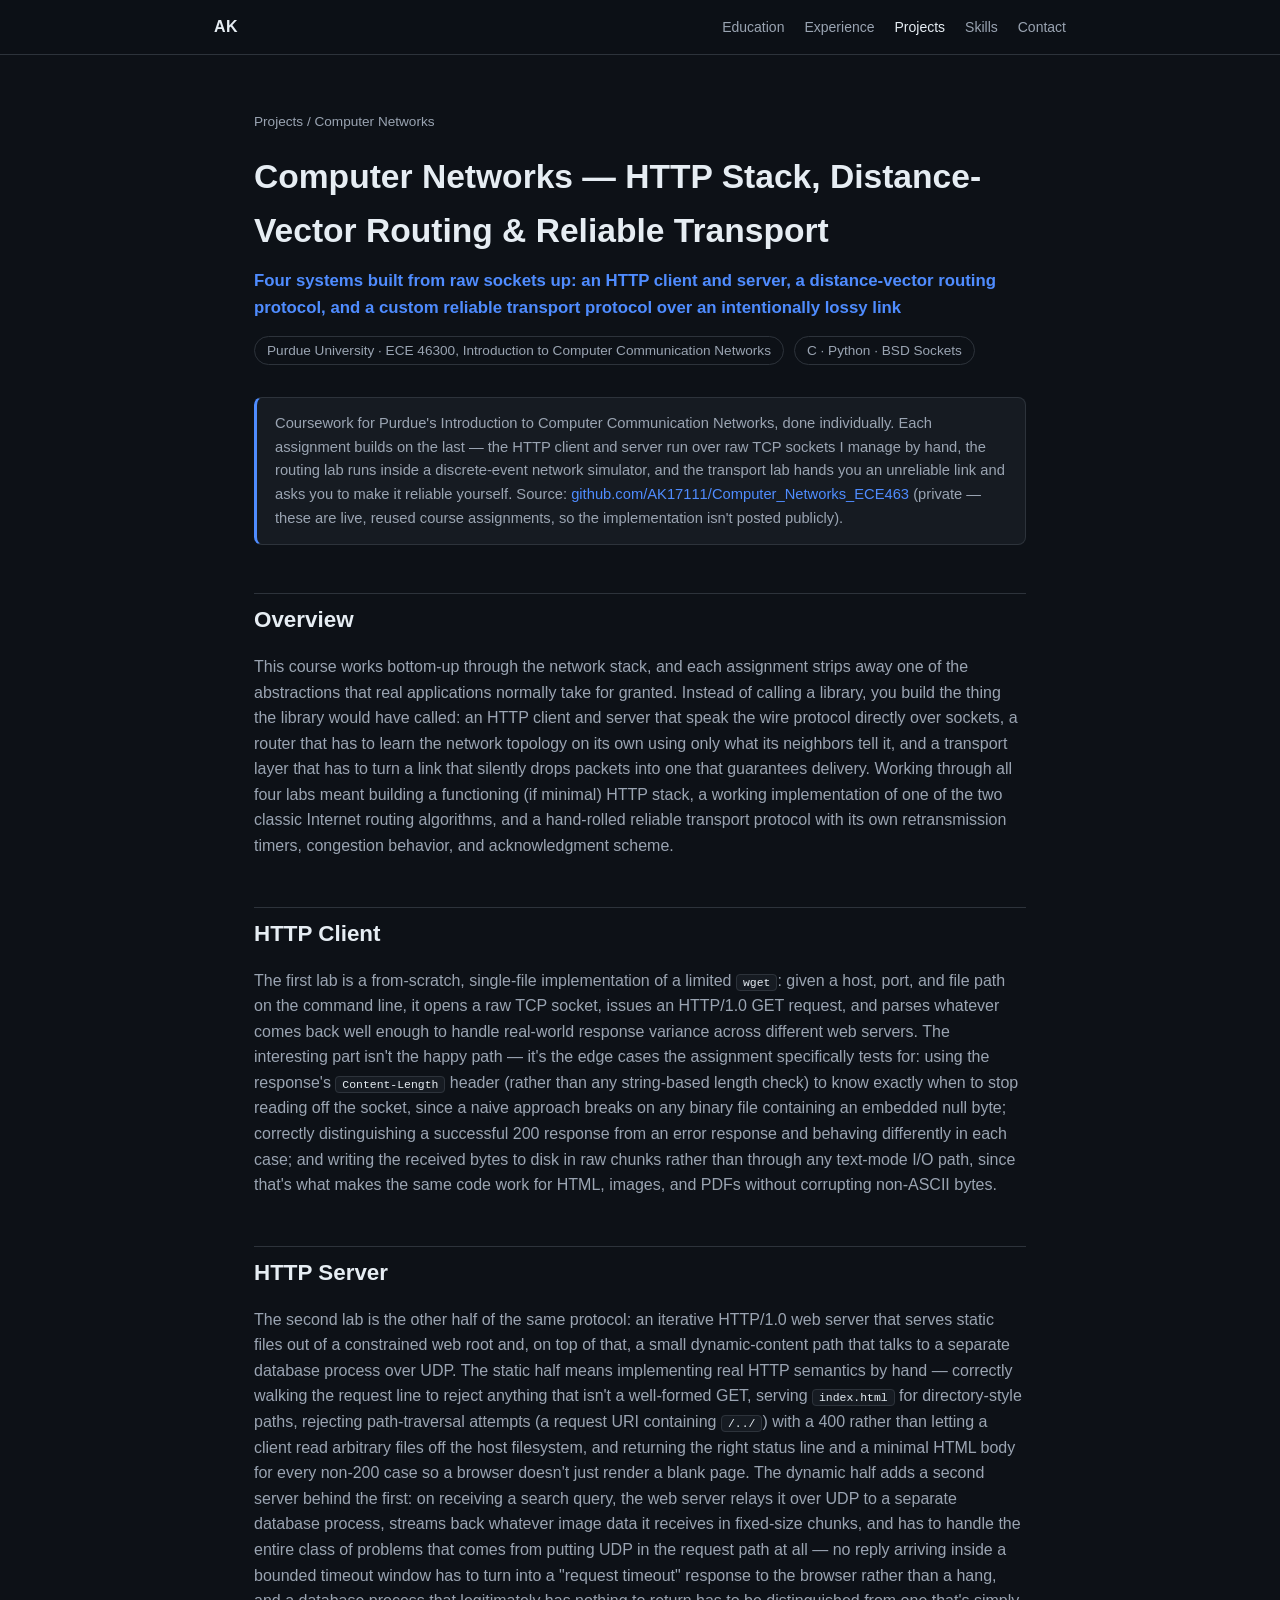
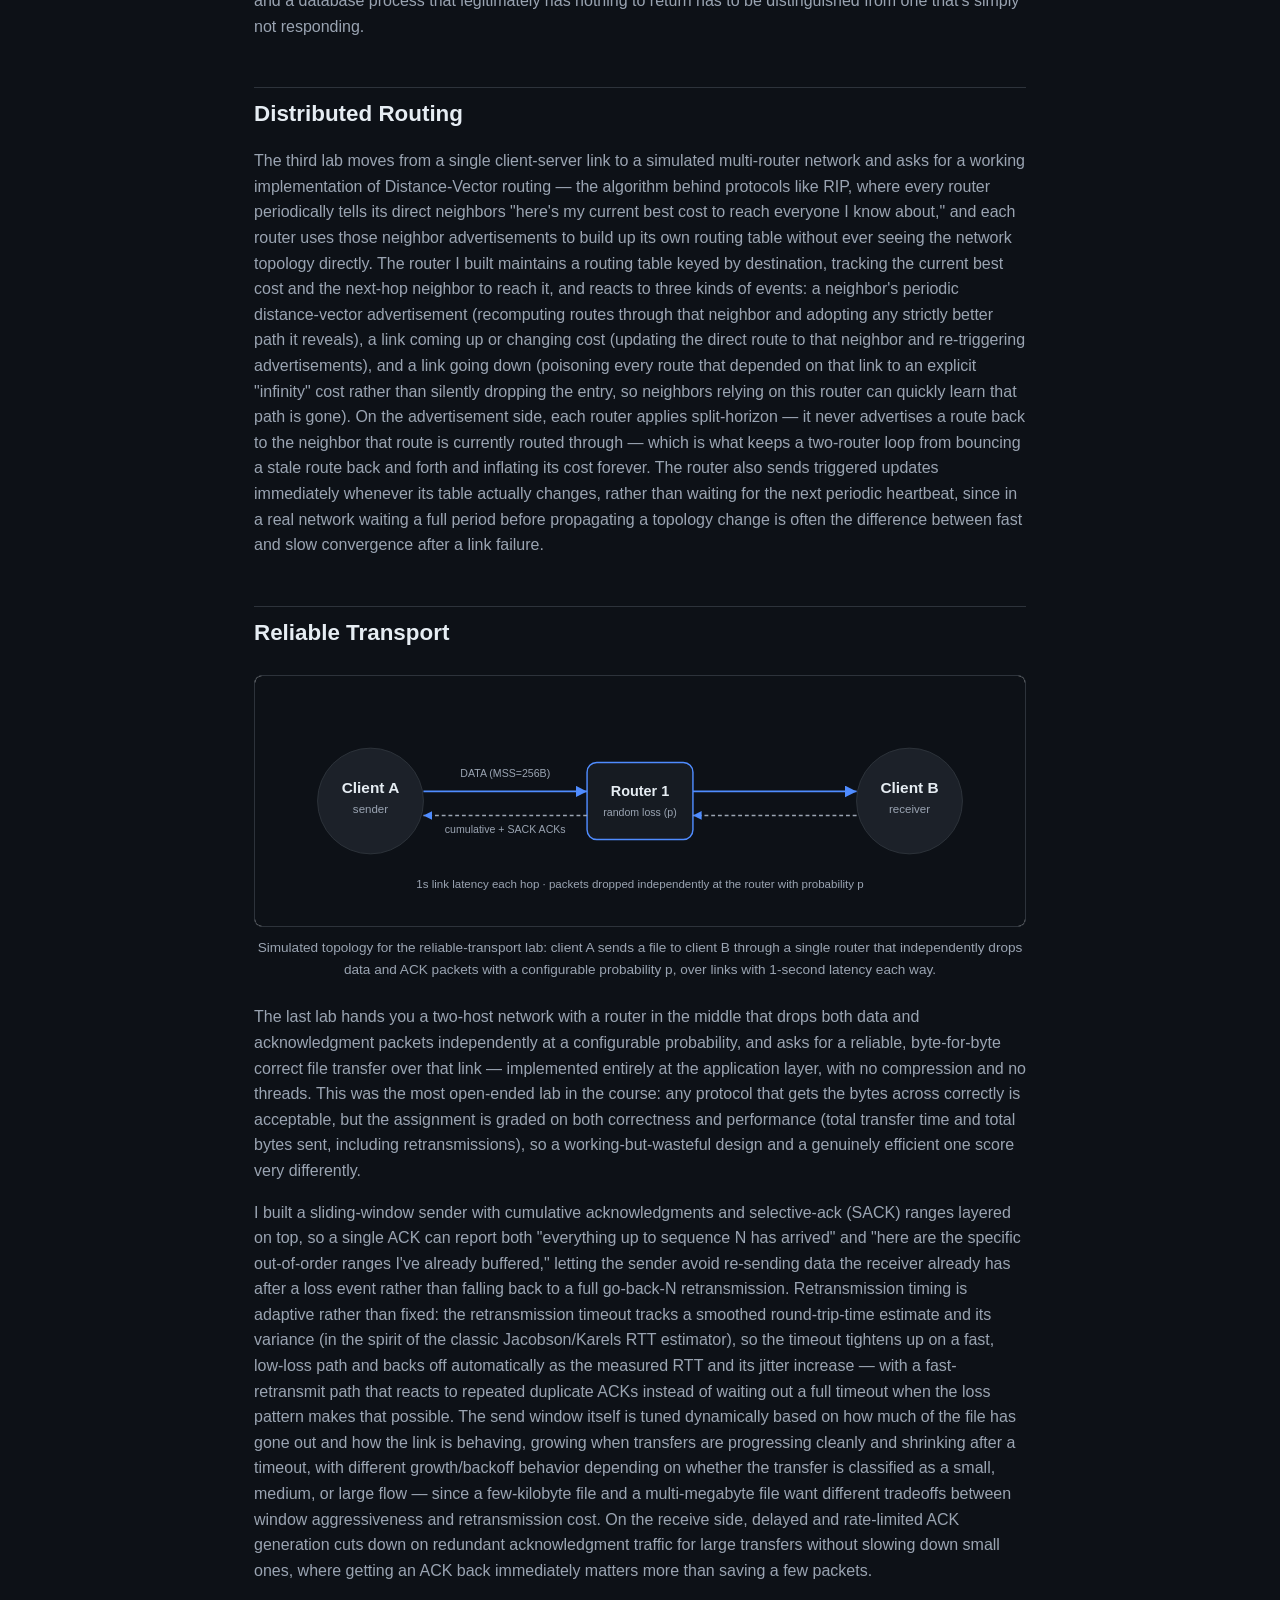
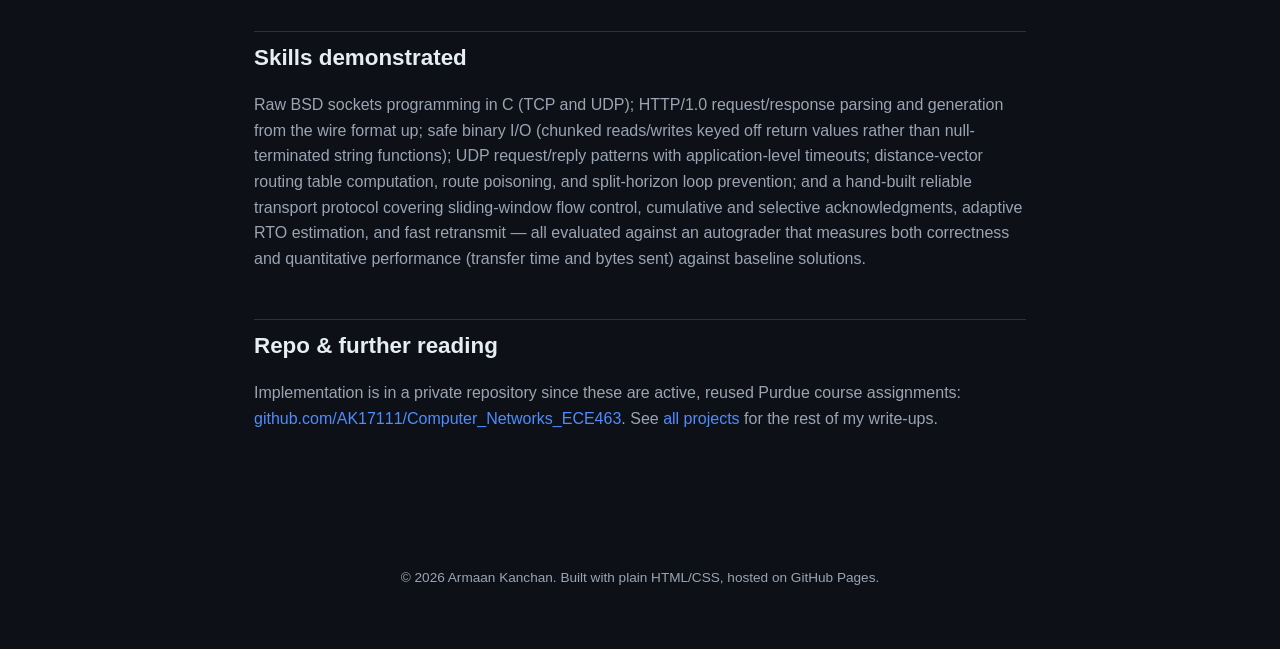
<file: projects/computer-networks/index.html>
<!DOCTYPE html>
<html lang="en">
<head>
<meta charset="UTF-8">
<meta name="viewport" content="width=device-width, initial-scale=1.0">
<title>Computer Networks — HTTP Stack, Distance-Vector Routing &amp; Reliable Transport — Armaan Kanchan</title>
<meta name="description" content="Socket-level HTTP client/server, a distance-vector routing protocol, and a custom reliable transport protocol over lossy UDP — Purdue ECE 46300.">
<link rel="stylesheet" href="../../assets/css/site.css">
</head>
<body>

<header class="nav">
  <div class="nav-inner">
    <a href="../../" class="brand" style="color:inherit;">AK</a>
    <nav class="nav-links">
      <a href="../../#education">Education</a>
      <a href="../../#experience">Experience</a>
      <a href="../" class="active">Projects</a>
      <a href="../../#skills">Skills</a>
      <a href="../../#contact">Contact</a>
    </nav>
  </div>
</header>

<div class="article-header">
  <div class="breadcrumb"><a href="../">Projects</a> / Computer Networks</div>
  <h1>Computer Networks — HTTP Stack, Distance-Vector Routing &amp; Reliable Transport</h1>
  <div class="subtitle">Four systems built from raw sockets up: an HTTP client and server, a distance-vector routing protocol, and a custom reliable transport protocol over an intentionally lossy link</div>
  <div class="meta-row">
    <span>Purdue University · ECE 46300, Introduction to Computer Communication Networks</span>
    <span>C · Python · BSD Sockets</span>
  </div>
</div>

<article class="article">

  <div class="notice">
    Coursework for Purdue's Introduction to Computer Communication Networks, done individually. Each assignment builds on the last — the HTTP client and server run over raw TCP sockets I manage by hand, the routing lab runs inside a discrete-event network simulator, and the transport lab hands you an unreliable link and asks you to make it reliable yourself. Source: <a href="https://github.com/AK17111/Computer_Networks_ECE463" target="_blank" rel="noopener">github.com/AK17111/Computer_Networks_ECE463</a> (private — these are live, reused course assignments, so the implementation isn't posted publicly).
  </div>

  <h2>Overview</h2>
  <p>
    This course works bottom-up through the network stack, and each assignment strips away one of the abstractions that real applications normally take for granted. Instead of calling a library, you build the thing the library would have called: an HTTP client and server that speak the wire protocol directly over sockets, a router that has to learn the network topology on its own using only what its neighbors tell it, and a transport layer that has to turn a link that silently drops packets into one that guarantees delivery. Working through all four labs meant building a functioning (if minimal) HTTP stack, a working implementation of one of the two classic Internet routing algorithms, and a hand-rolled reliable transport protocol with its own retransmission timers, congestion behavior, and acknowledgment scheme.
  </p>

  <h2>HTTP Client</h2>
  <p>
    The first lab is a from-scratch, single-file implementation of a limited <code>wget</code>: given a host, port, and file path on the command line, it opens a raw TCP socket, issues an HTTP/1.0 GET request, and parses whatever comes back well enough to handle real-world response variance across different web servers. The interesting part isn't the happy path — it's the edge cases the assignment specifically tests for: using the response's <code>Content-Length</code> header (rather than any string-based length check) to know exactly when to stop reading off the socket, since a naive approach breaks on any binary file containing an embedded null byte; correctly distinguishing a successful 200 response from an error response and behaving differently in each case; and writing the received bytes to disk in raw chunks rather than through any text-mode I/O path, since that's what makes the same code work for HTML, images, and PDFs without corrupting non-ASCII bytes.
  </p>

  <h2>HTTP Server</h2>
  <p>
    The second lab is the other half of the same protocol: an iterative HTTP/1.0 web server that serves static files out of a constrained web root and, on top of that, a small dynamic-content path that talks to a separate database process over UDP. The static half means implementing real HTTP semantics by hand — correctly walking the request line to reject anything that isn't a well-formed GET, serving <code>index.html</code> for directory-style paths, rejecting path-traversal attempts (a request URI containing <code>/../</code>) with a 400 rather than letting a client read arbitrary files off the host filesystem, and returning the right status line and a minimal HTML body for every non-200 case so a browser doesn't just render a blank page. The dynamic half adds a second server behind the first: on receiving a search query, the web server relays it over UDP to a separate database process, streams back whatever image data it receives in fixed-size chunks, and has to handle the entire class of problems that comes from putting UDP in the request path at all — no reply arriving inside a bounded timeout window has to turn into a "request timeout" response to the browser rather than a hang, and a database process that legitimately has nothing to return has to be distinguished from one that's simply not responding.
  </p>

  <h2>Distributed Routing</h2>
  <p>
    The third lab moves from a single client-server link to a simulated multi-router network and asks for a working implementation of Distance-Vector routing — the algorithm behind protocols like RIP, where every router periodically tells its direct neighbors "here's my current best cost to reach everyone I know about," and each router uses those neighbor advertisements to build up its own routing table without ever seeing the network topology directly. The router I built maintains a routing table keyed by destination, tracking the current best cost and the next-hop neighbor to reach it, and reacts to three kinds of events: a neighbor's periodic distance-vector advertisement (recomputing routes through that neighbor and adopting any strictly better path it reveals), a link coming up or changing cost (updating the direct route to that neighbor and re-triggering advertisements), and a link going down (poisoning every route that depended on that link to an explicit "infinity" cost rather than silently dropping the entry, so neighbors relying on this router can quickly learn that path is gone). On the advertisement side, each router applies split-horizon — it never advertises a route back to the neighbor that route is currently routed through — which is what keeps a two-router loop from bouncing a stale route back and forth and inflating its cost forever. The router also sends triggered updates immediately whenever its table actually changes, rather than waiting for the next periodic heartbeat, since in a real network waiting a full period before propagating a topology change is often the difference between fast and slow convergence after a link failure.
  </p>

  <h2>Reliable Transport</h2>
  <figure>
    <img src="figs/fig1-lab4-topology.svg" alt="Simplified network topology used for reliable transport testing">
    <figcaption>Simulated topology for the reliable-transport lab: client A sends a file to client B through a single router that independently drops data and ACK packets with a configurable probability p, over links with 1-second latency each way.</figcaption>
  </figure>
  <p>
    The last lab hands you a two-host network with a router in the middle that drops both data and acknowledgment packets independently at a configurable probability, and asks for a reliable, byte-for-byte correct file transfer over that link — implemented entirely at the application layer, with no compression and no threads. This was the most open-ended lab in the course: any protocol that gets the bytes across correctly is acceptable, but the assignment is graded on both correctness and performance (total transfer time and total bytes sent, including retransmissions), so a working-but-wasteful design and a genuinely efficient one score very differently.
  </p>
  <p>
    I built a sliding-window sender with cumulative acknowledgments and selective-ack (SACK) ranges layered on top, so a single ACK can report both "everything up to sequence N has arrived" and "here are the specific out-of-order ranges I've already buffered," letting the sender avoid re-sending data the receiver already has after a loss event rather than falling back to a full go-back-N retransmission. Retransmission timing is adaptive rather than fixed: the retransmission timeout tracks a smoothed round-trip-time estimate and its variance (in the spirit of the classic Jacobson/Karels RTT estimator), so the timeout tightens up on a fast, low-loss path and backs off automatically as the measured RTT and its jitter increase — with a fast-retransmit path that reacts to repeated duplicate ACKs instead of waiting out a full timeout when the loss pattern makes that possible. The send window itself is tuned dynamically based on how much of the file has gone out and how the link is behaving, growing when transfers are progressing cleanly and shrinking after a timeout, with different growth/backoff behavior depending on whether the transfer is classified as a small, medium, or large flow — since a few-kilobyte file and a multi-megabyte file want different tradeoffs between window aggressiveness and retransmission cost. On the receive side, delayed and rate-limited ACK generation cuts down on redundant acknowledgment traffic for large transfers without slowing down small ones, where getting an ACK back immediately matters more than saving a few packets.
  </p>

  <h2>Skills demonstrated</h2>
  <p>
    Raw BSD sockets programming in C (TCP and UDP); HTTP/1.0 request/response parsing and generation from the wire format up; safe binary I/O (chunked reads/writes keyed off return values rather than null-terminated string functions); UDP request/reply patterns with application-level timeouts; distance-vector routing table computation, route poisoning, and split-horizon loop prevention; and a hand-built reliable transport protocol covering sliding-window flow control, cumulative and selective acknowledgments, adaptive RTO estimation, and fast retransmit — all evaluated against an autograder that measures both correctness and quantitative performance (transfer time and bytes sent) against baseline solutions.
  </p>

  <h2>Repo &amp; further reading</h2>
  <p>
    Implementation is in a private repository since these are active, reused Purdue course assignments: <a href="https://github.com/AK17111/Computer_Networks_ECE463" target="_blank" rel="noopener">github.com/AK17111/Computer_Networks_ECE463</a>. See <a href="../">all projects</a> for the rest of my write-ups.
  </p>

</article>

<footer>
  © <span id="year"></span> Armaan Kanchan. Built with plain HTML/CSS, hosted on GitHub Pages.
</footer>

<script>
  document.getElementById('year').textContent = new Date().getFullYear();
</script>

</body>
</html>
</file>
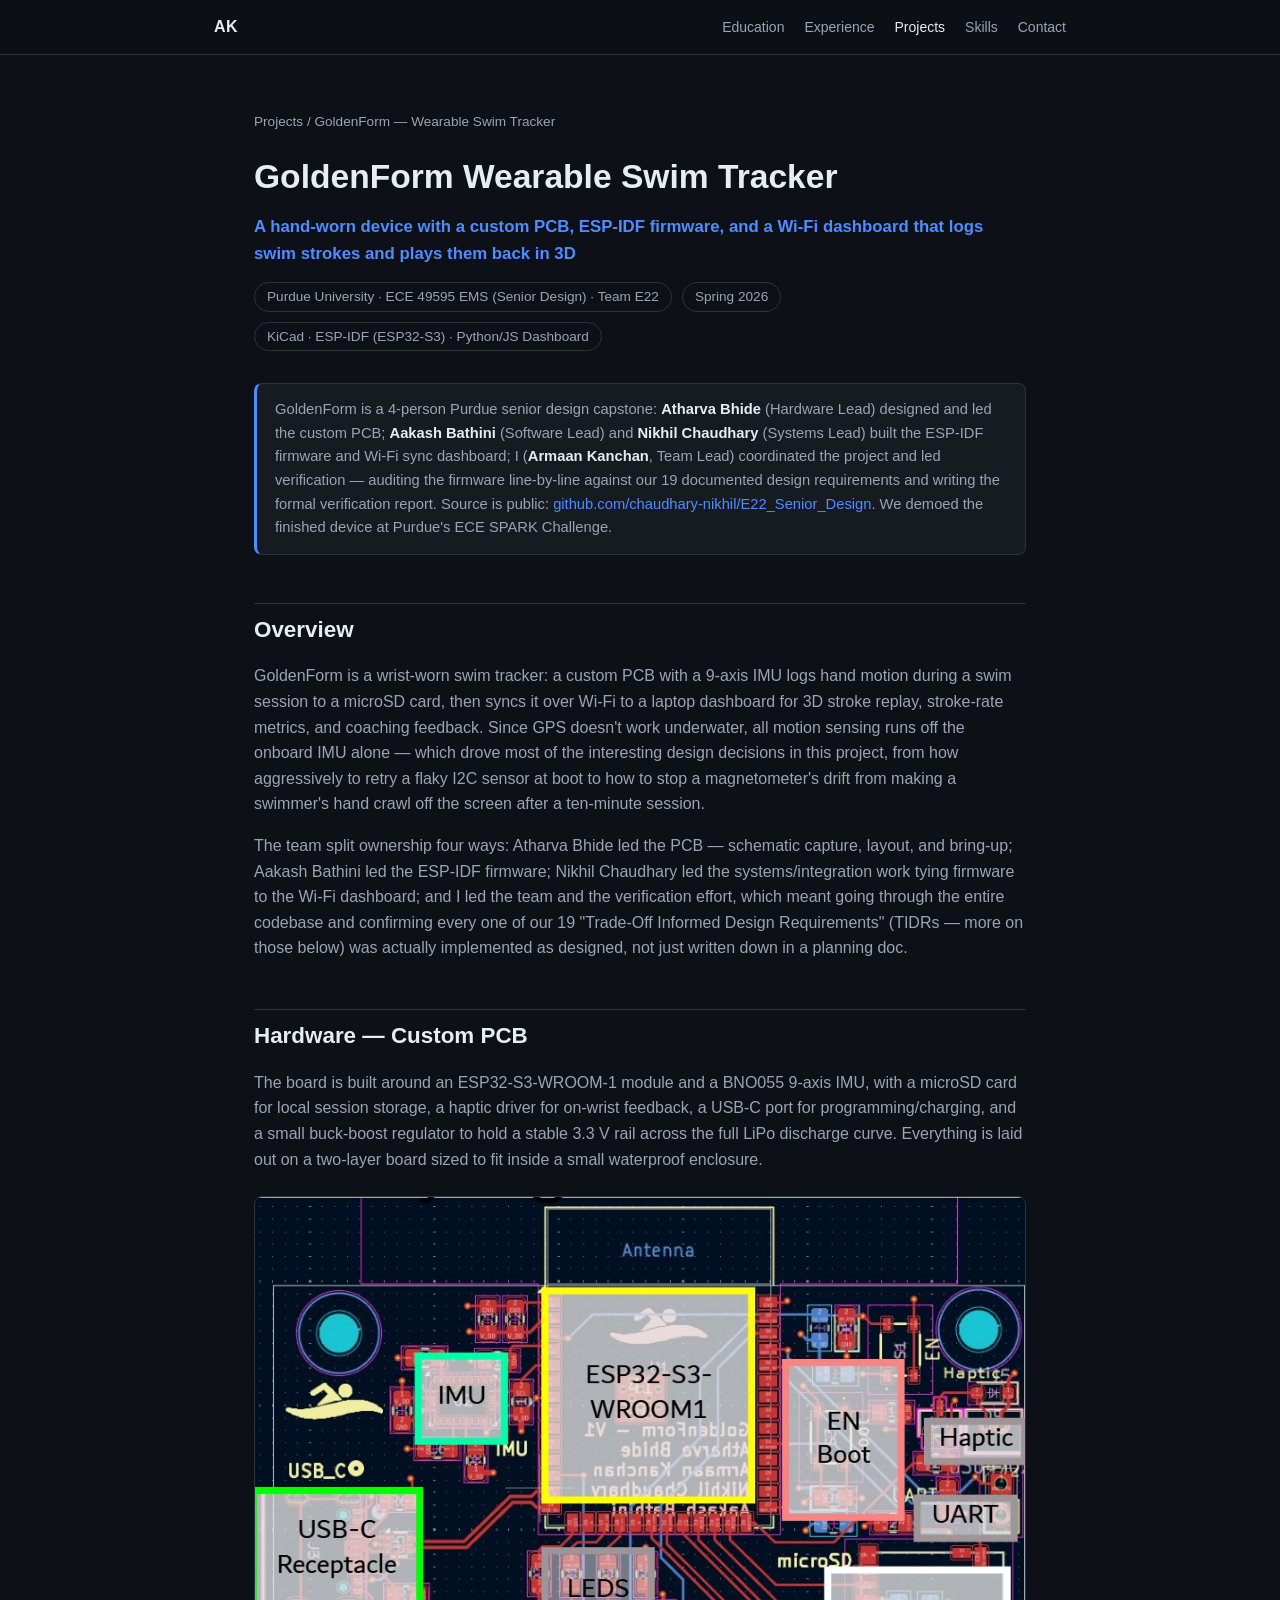
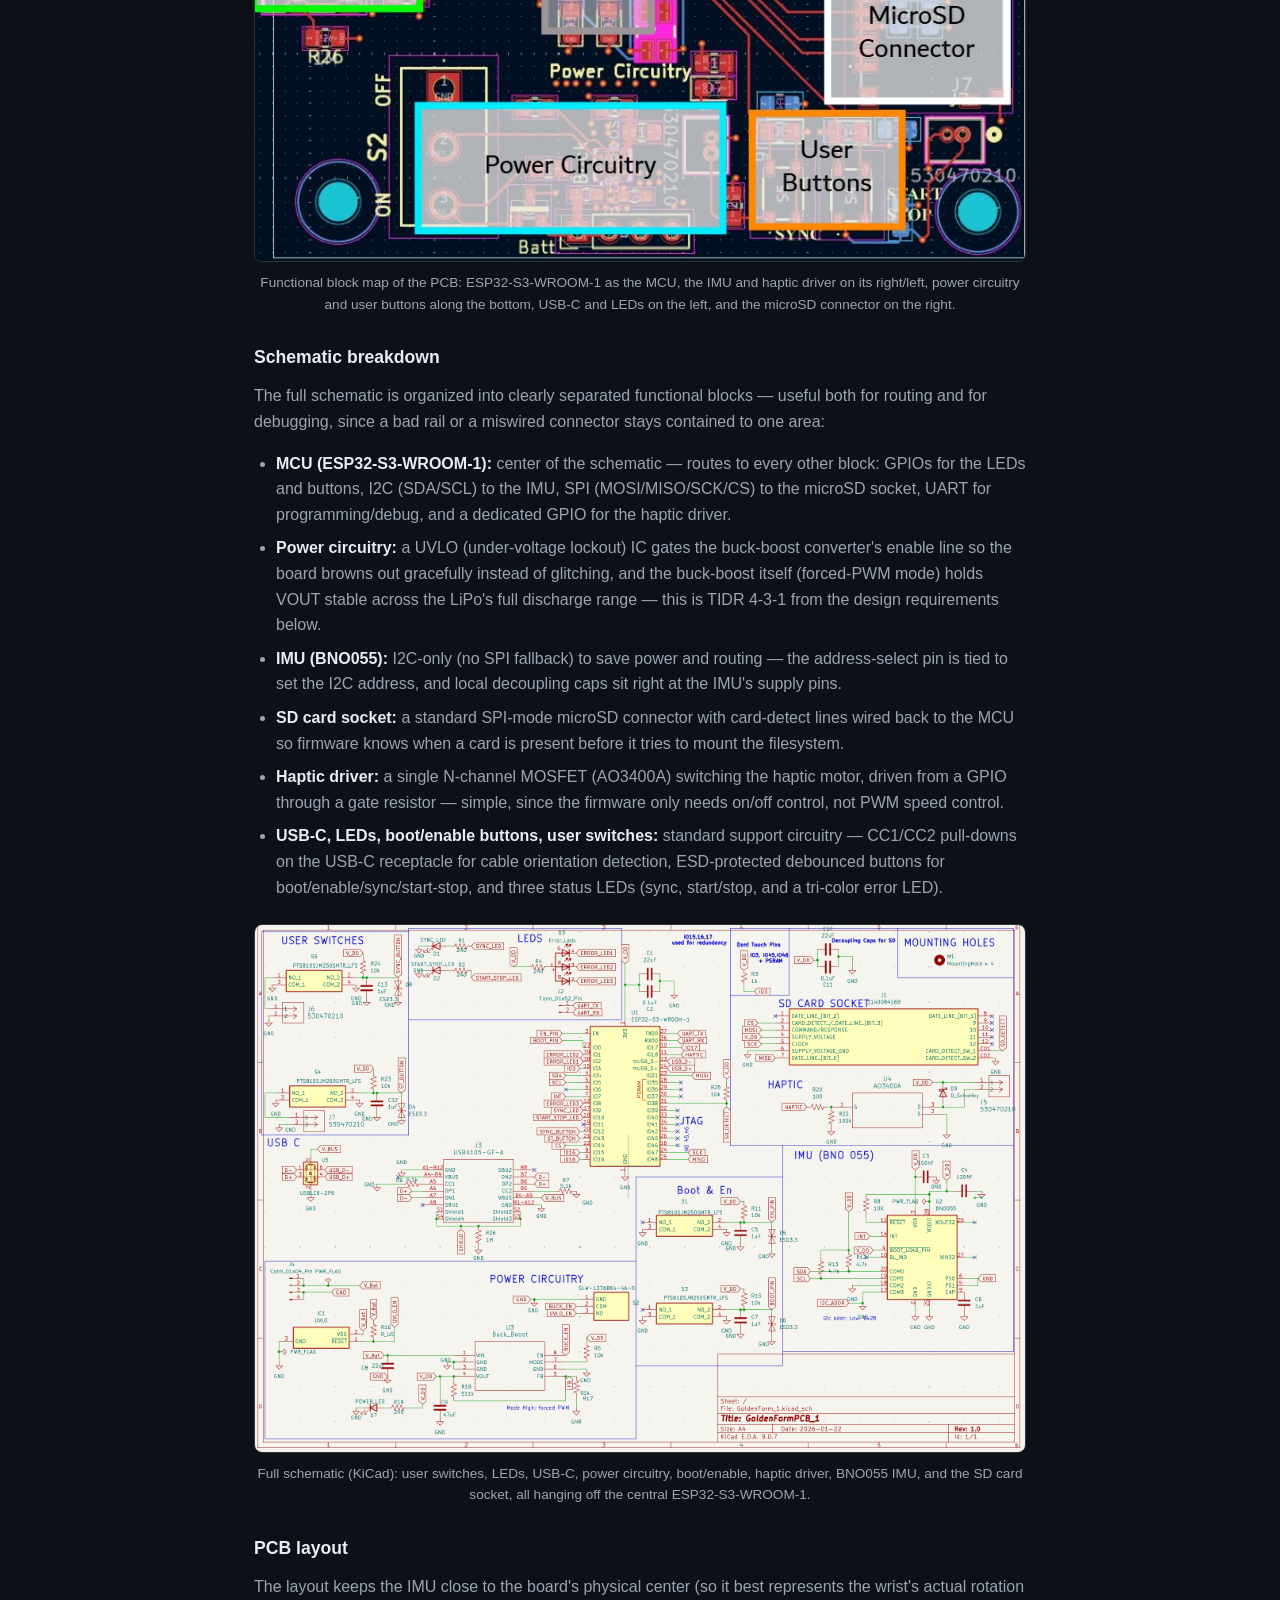
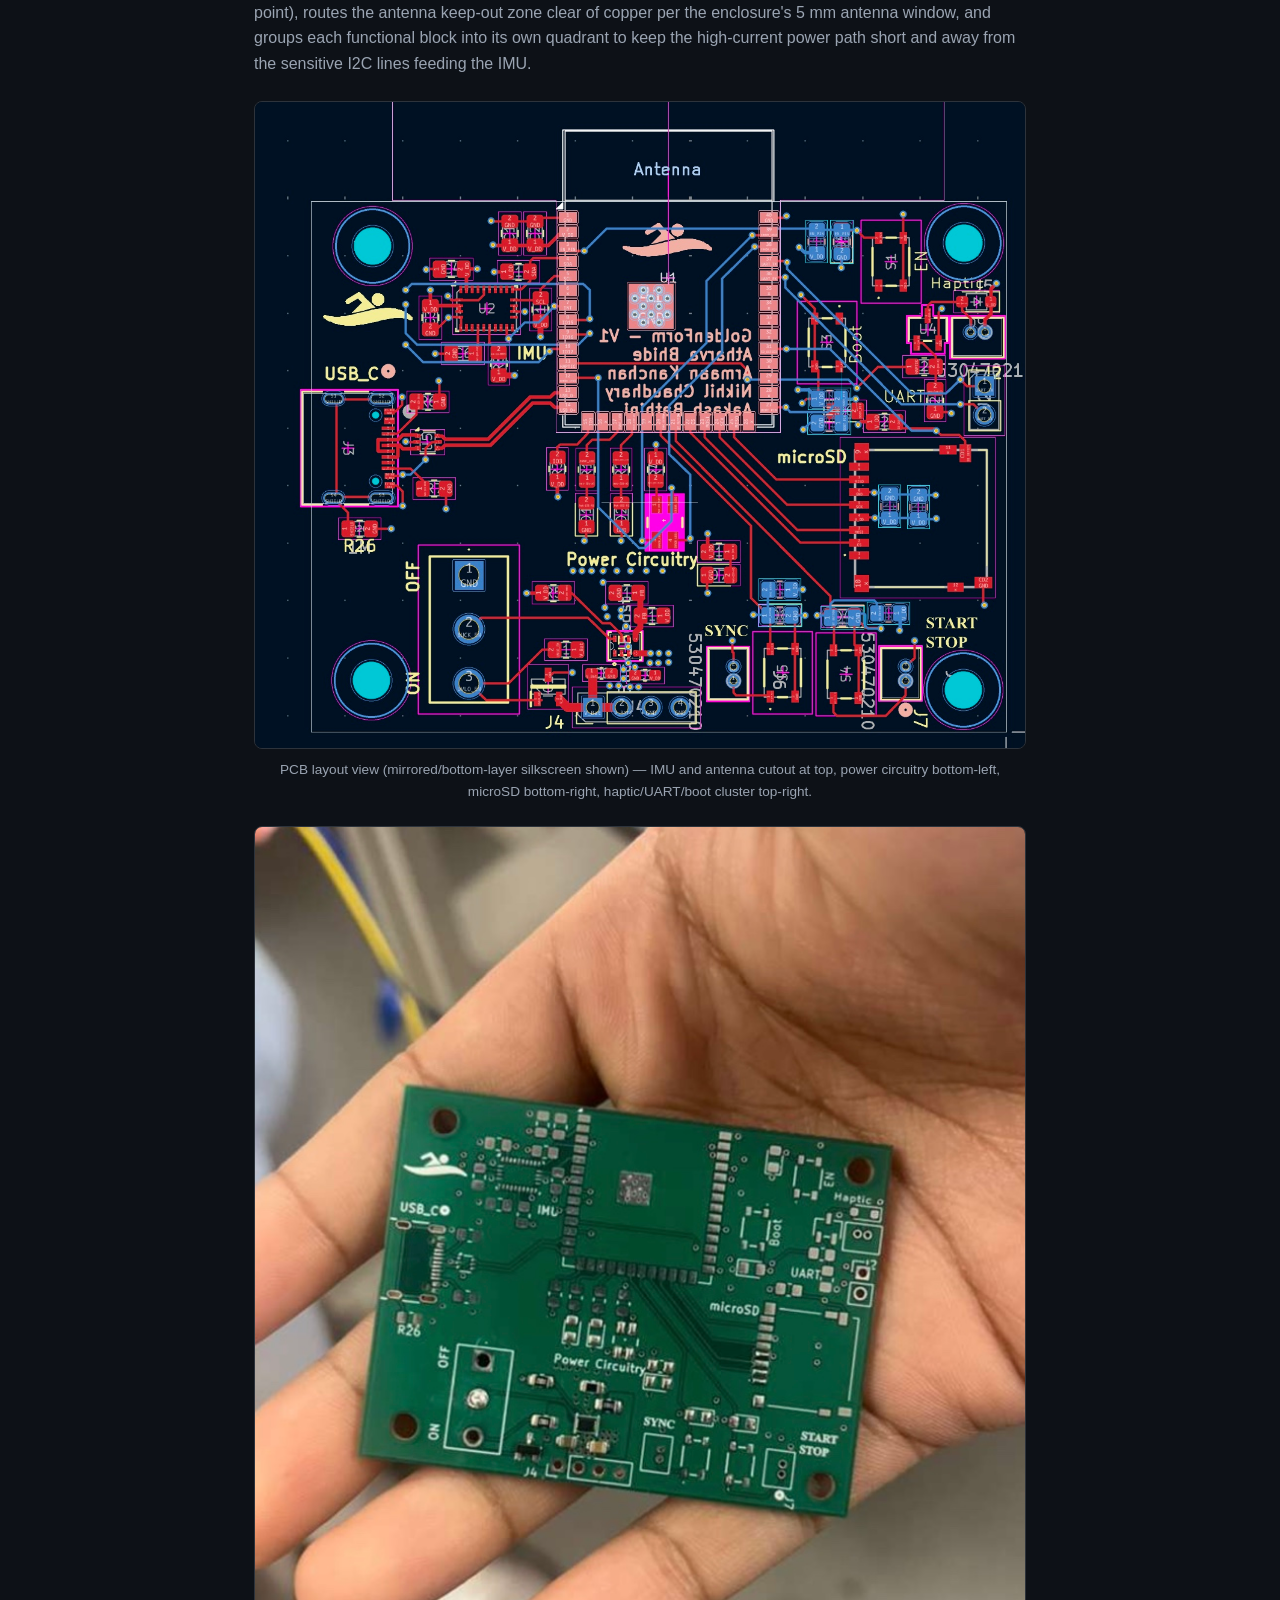
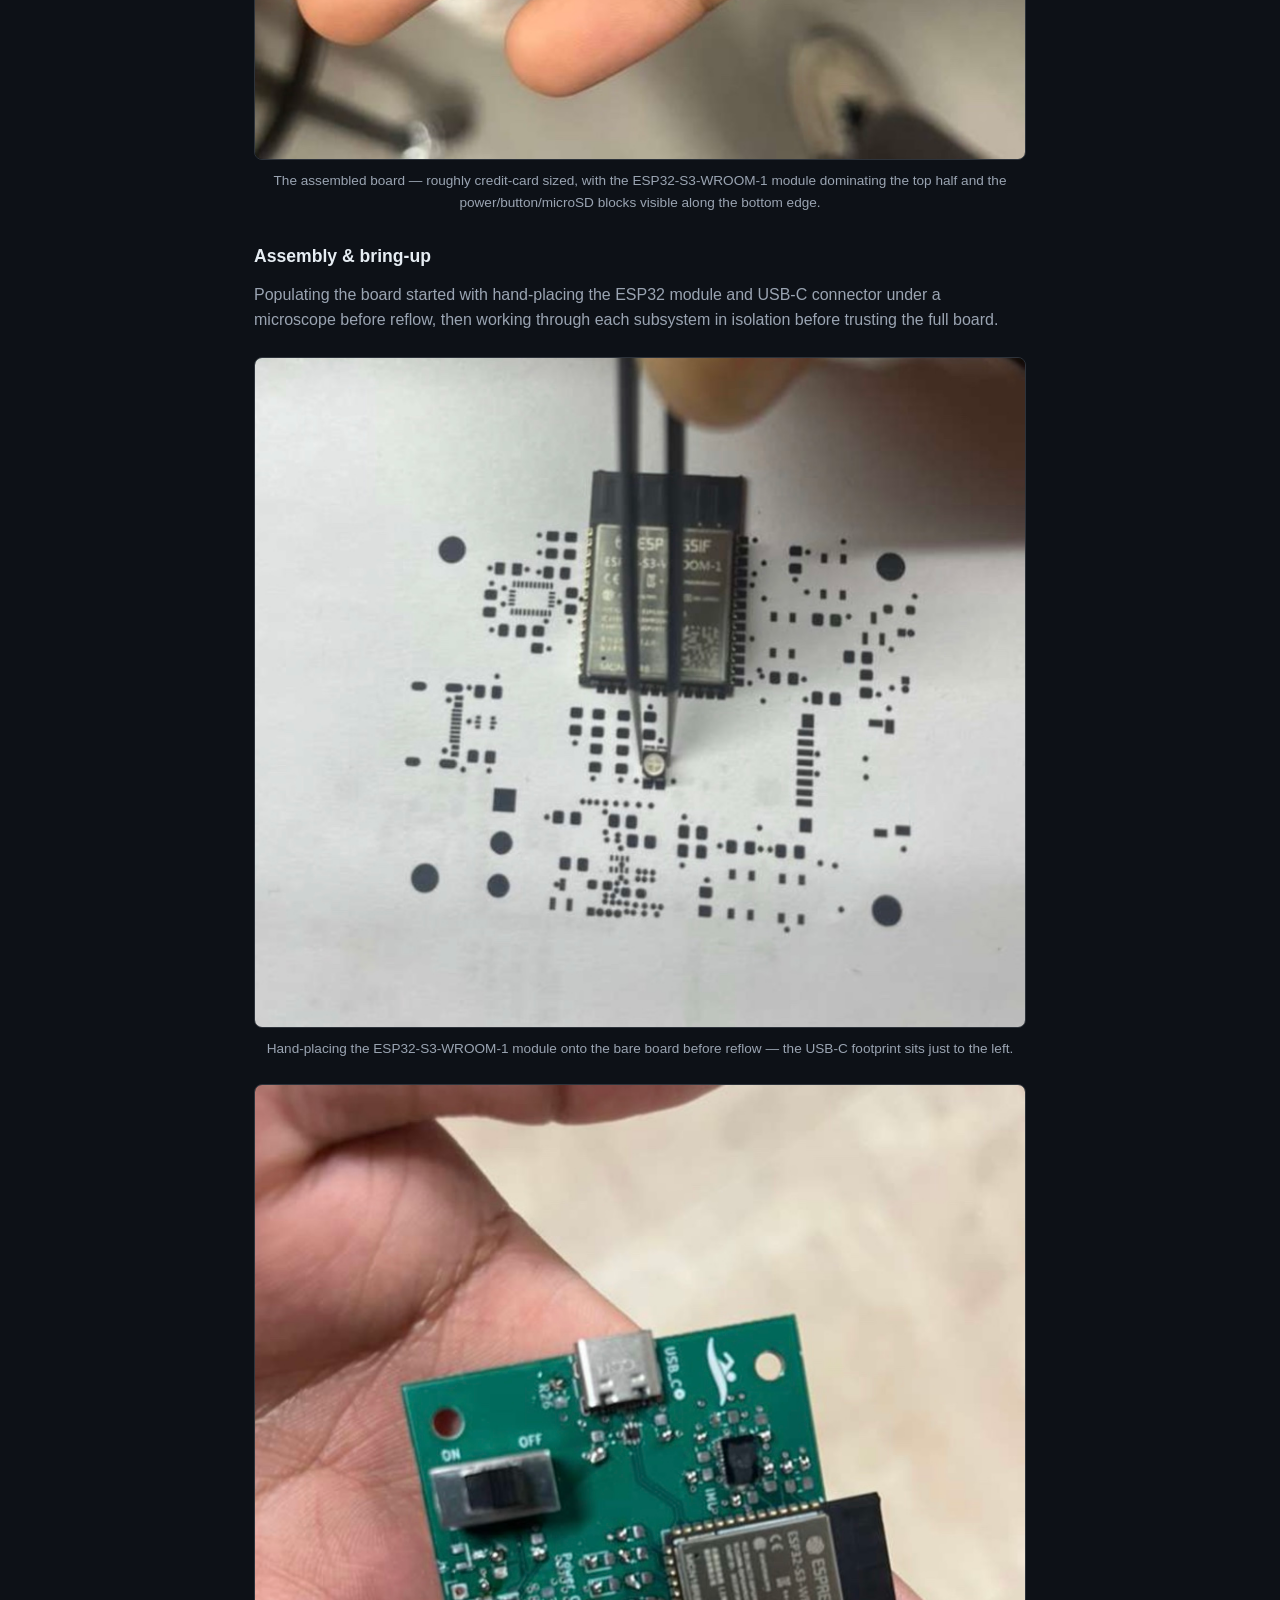
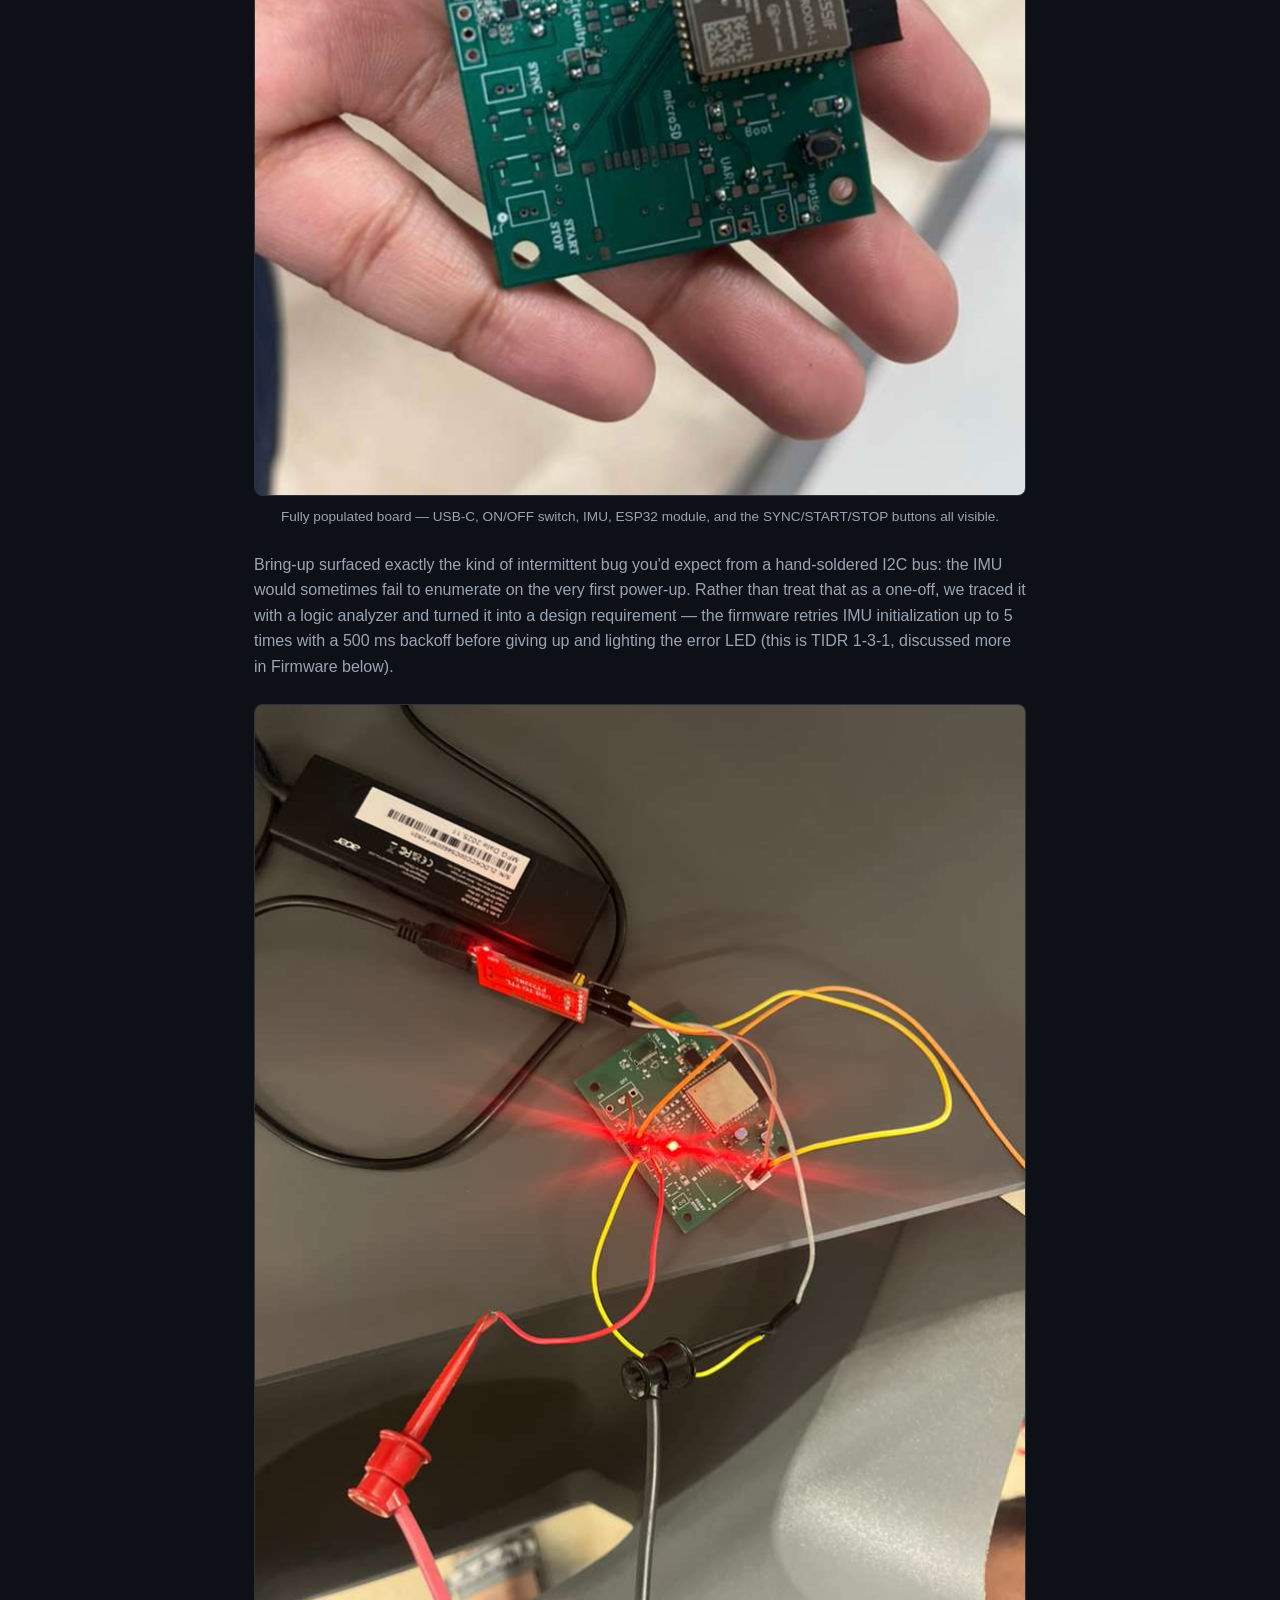
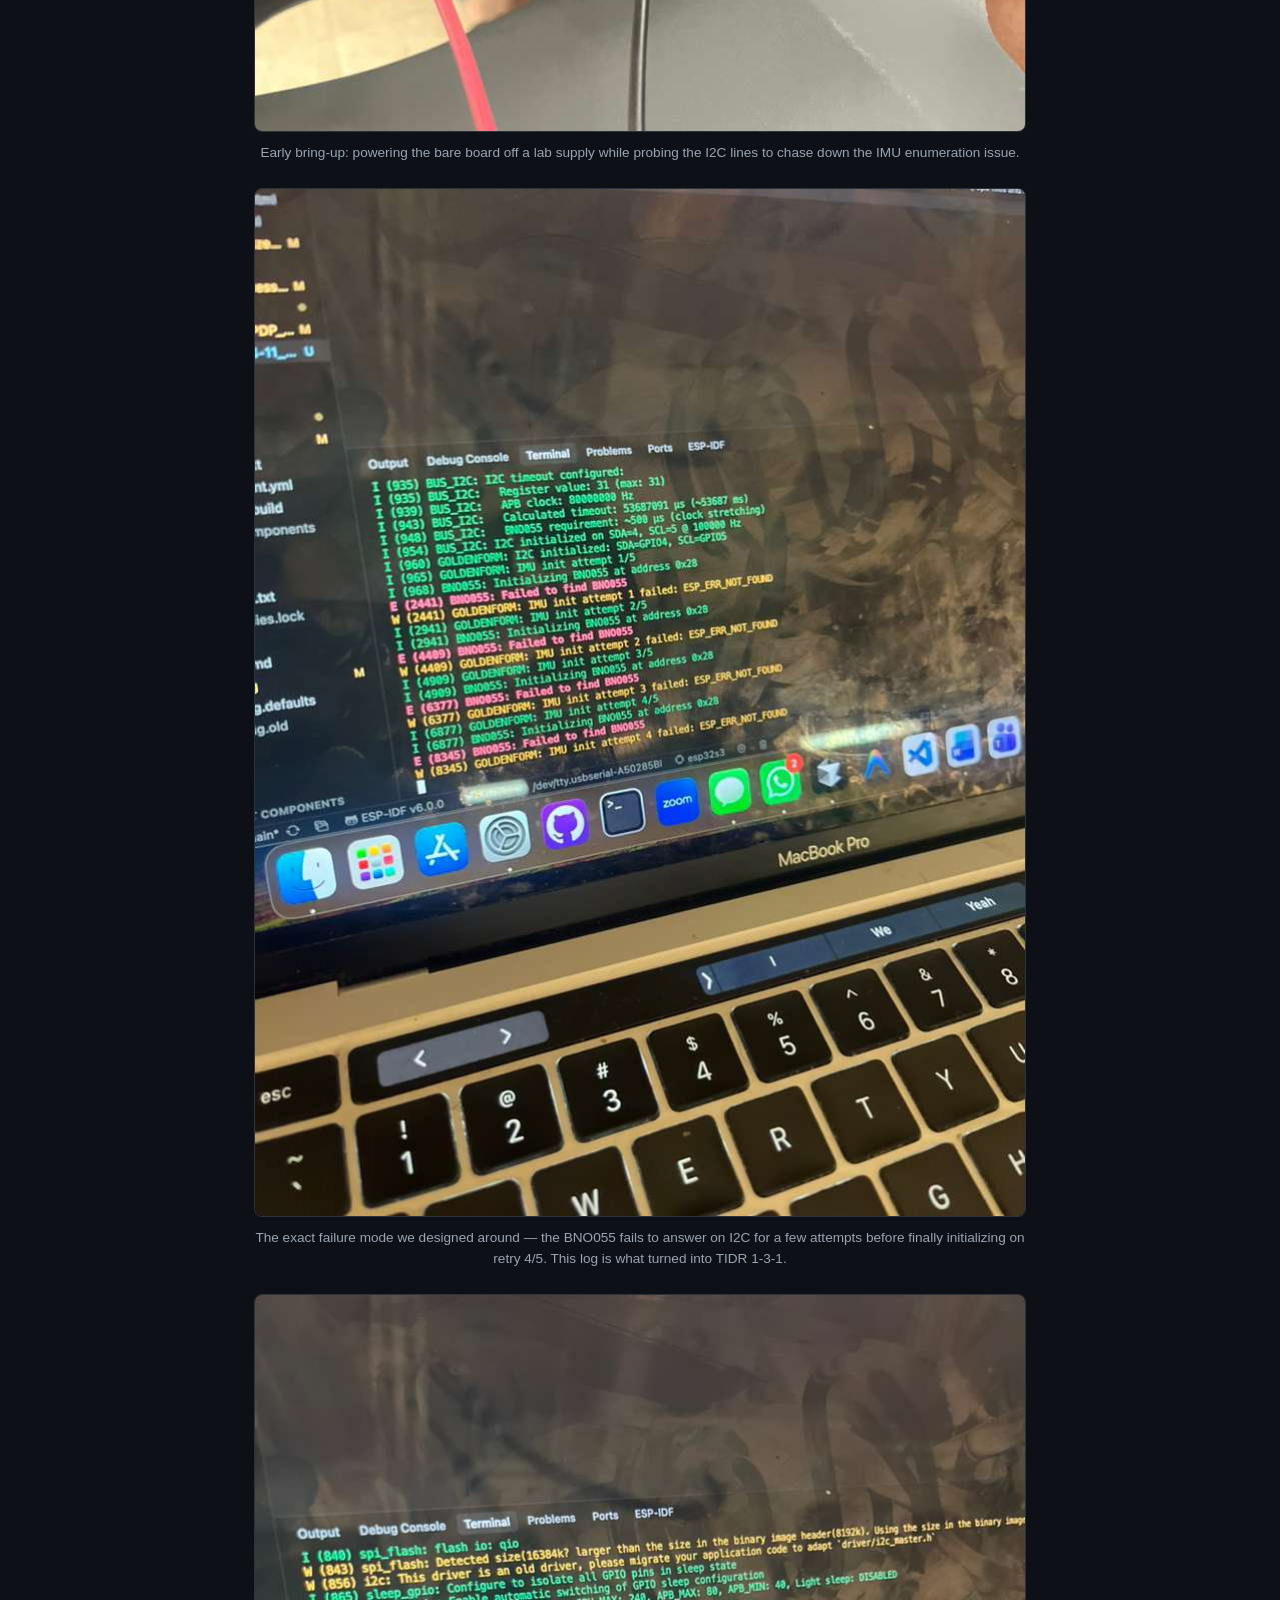
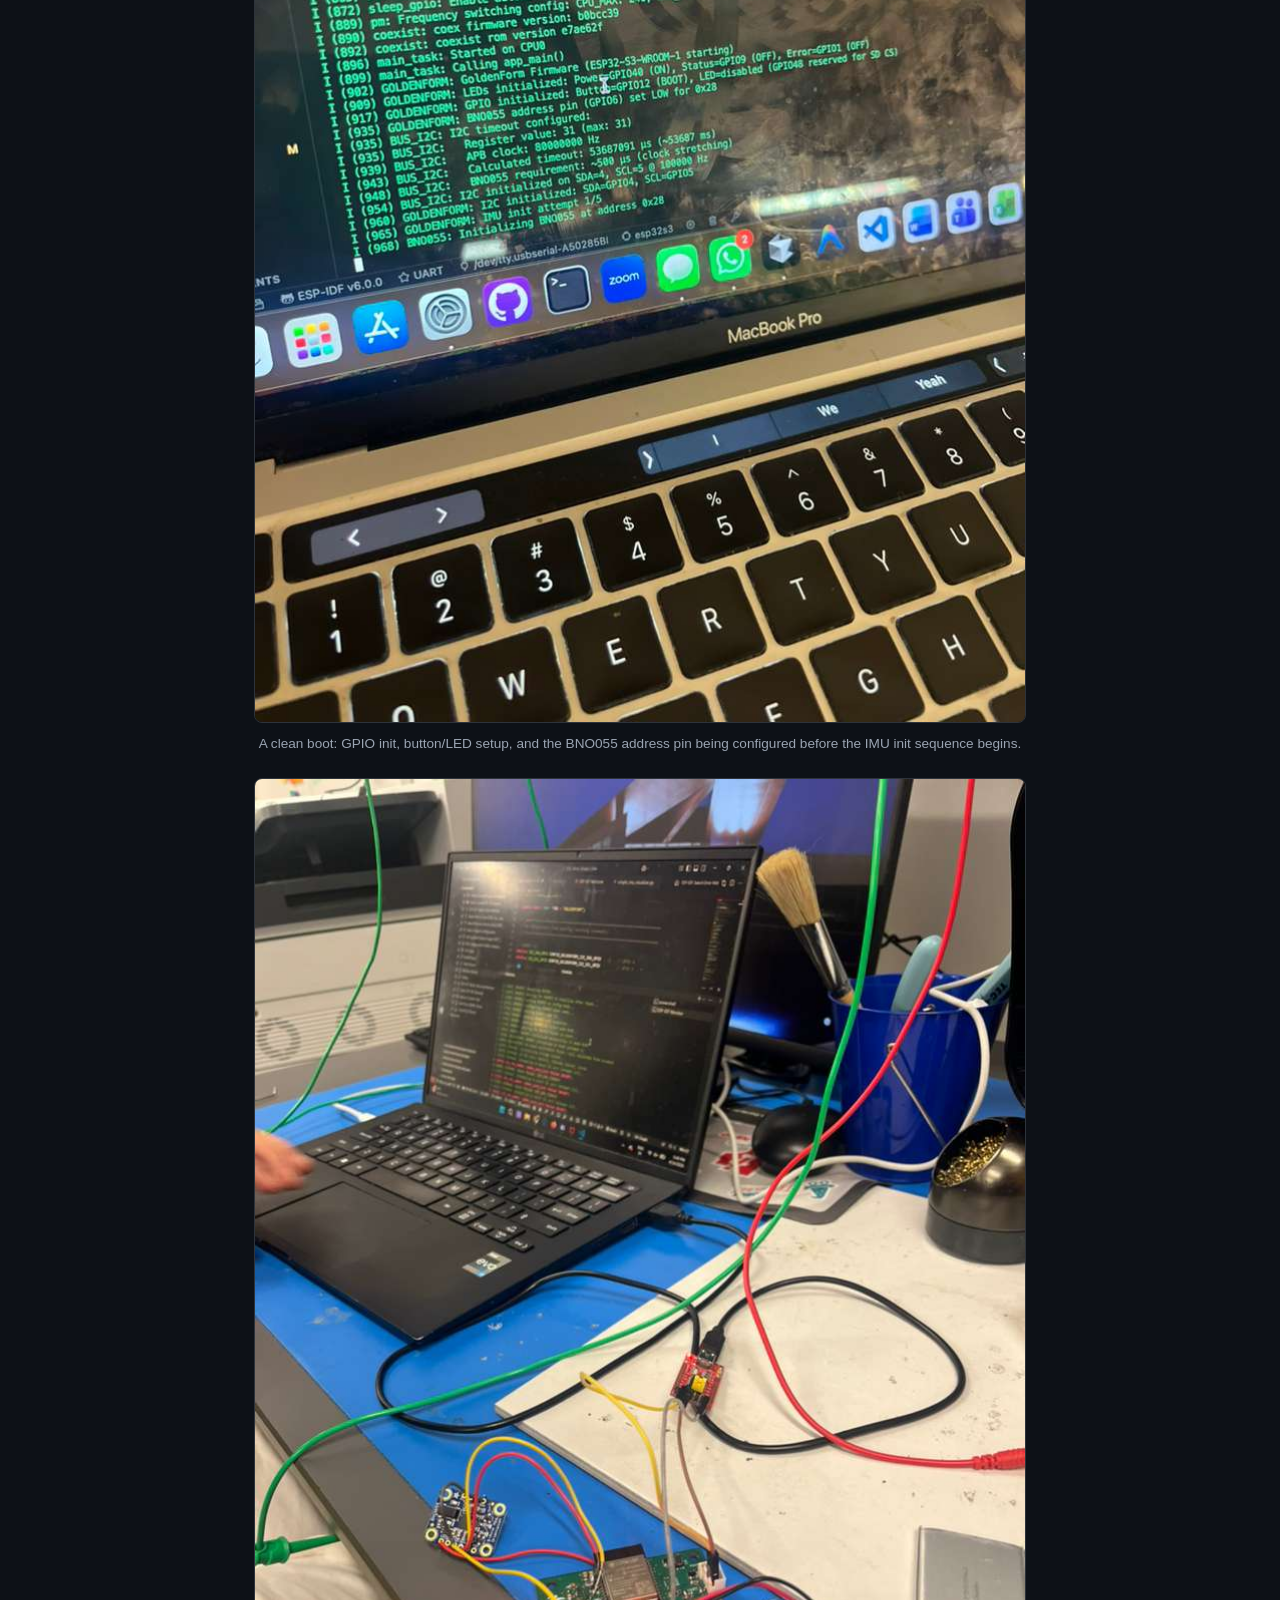
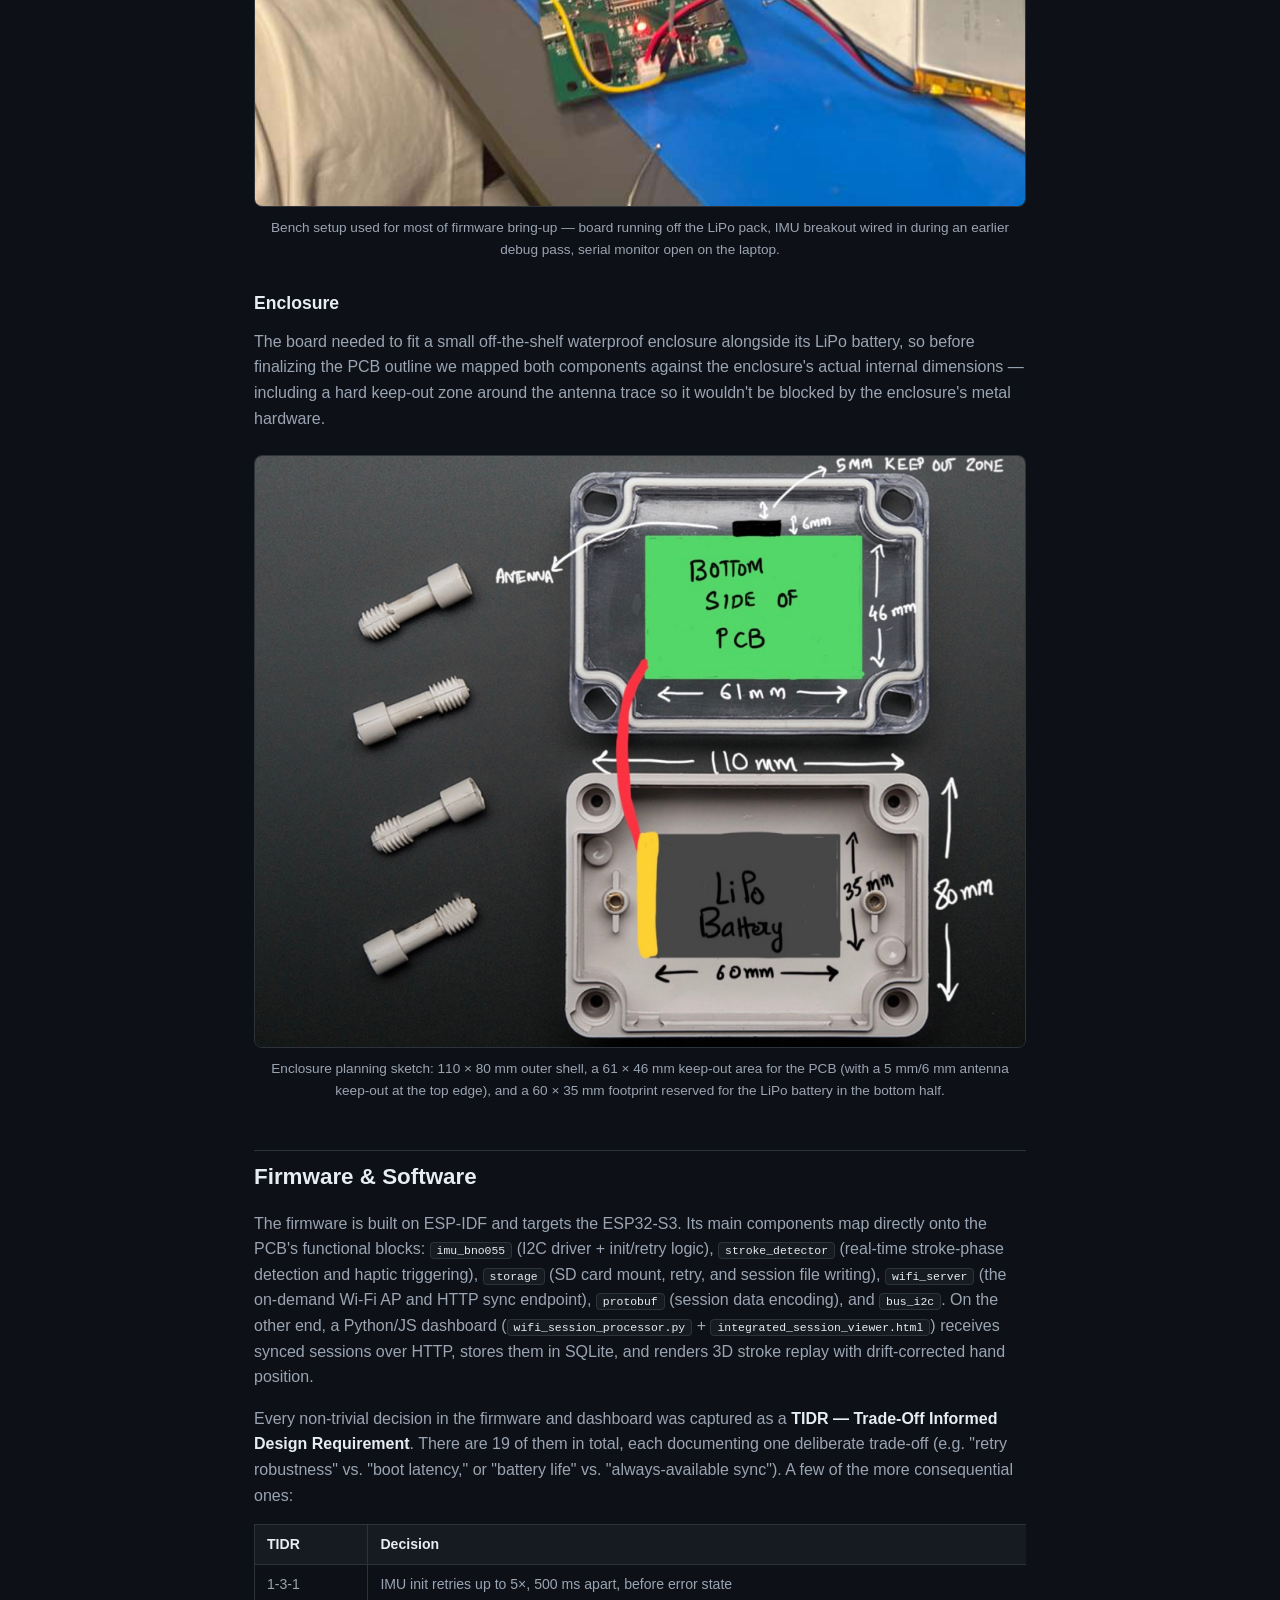
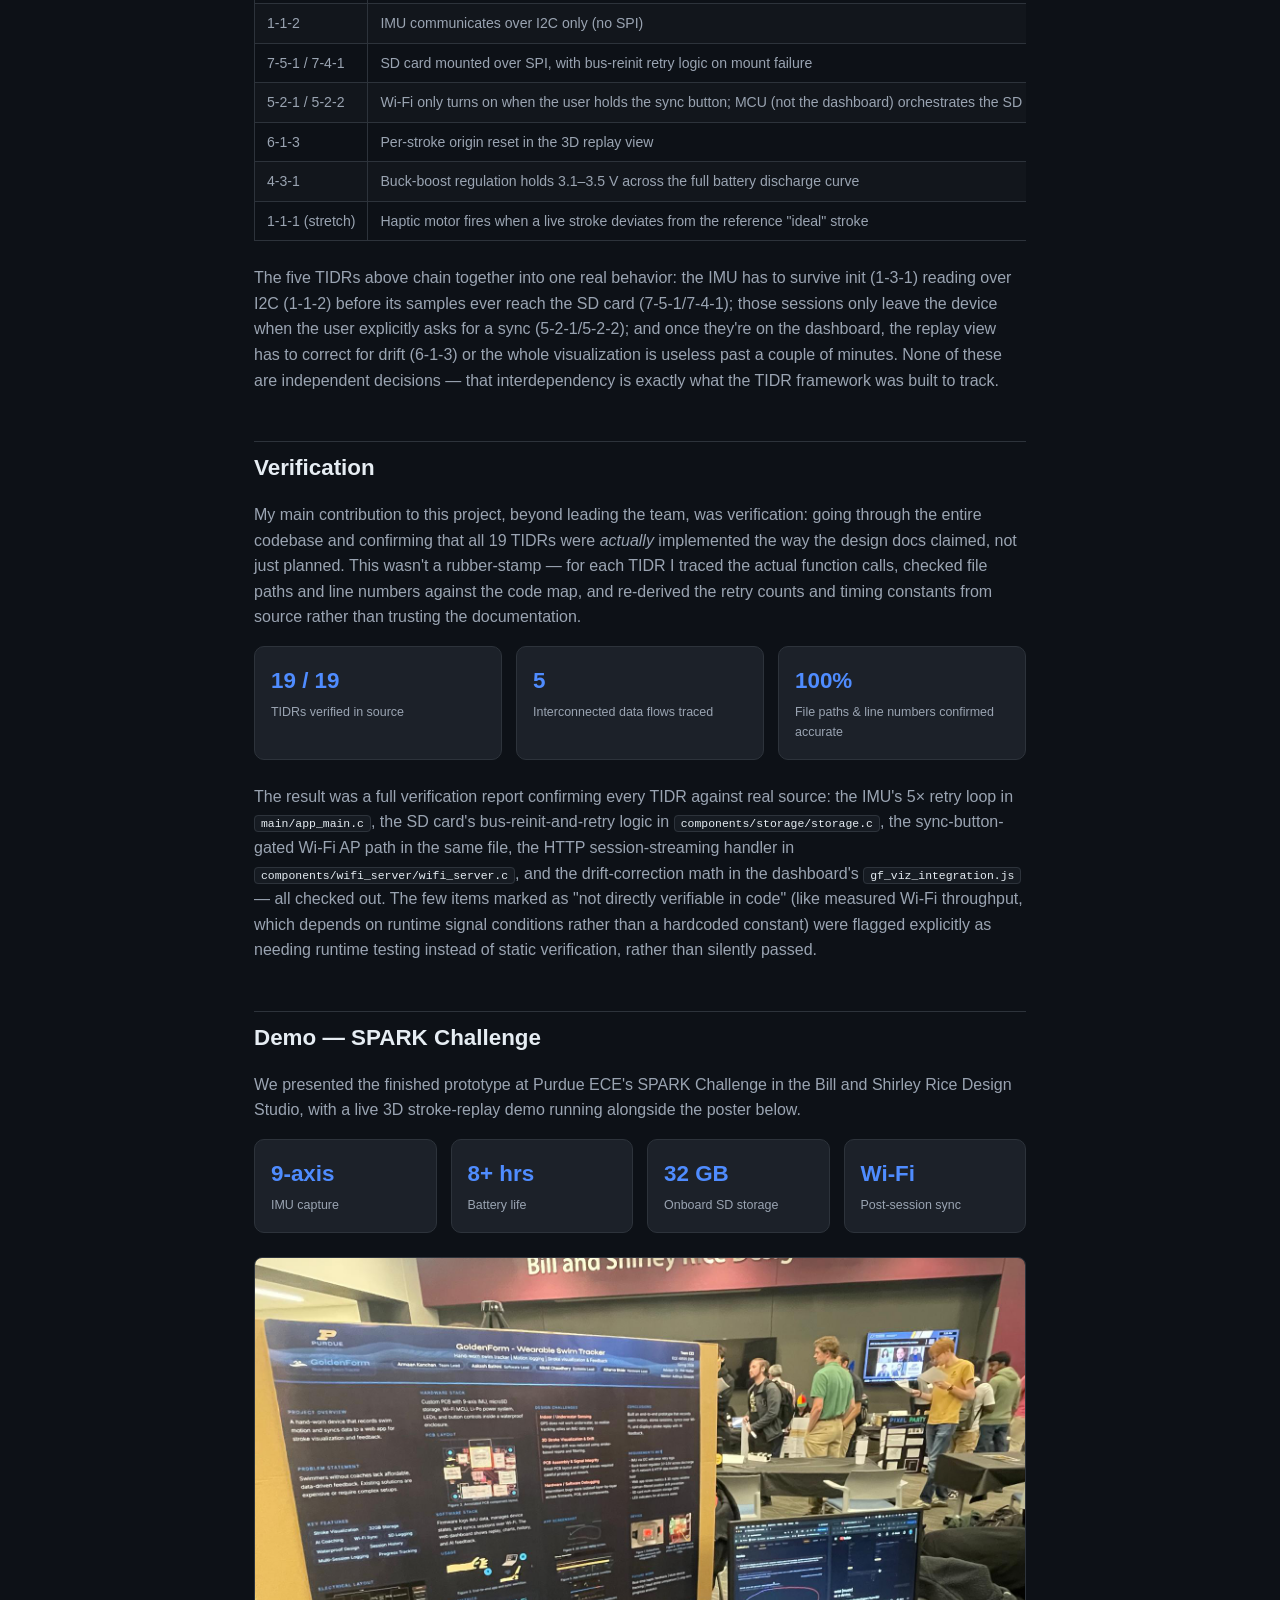
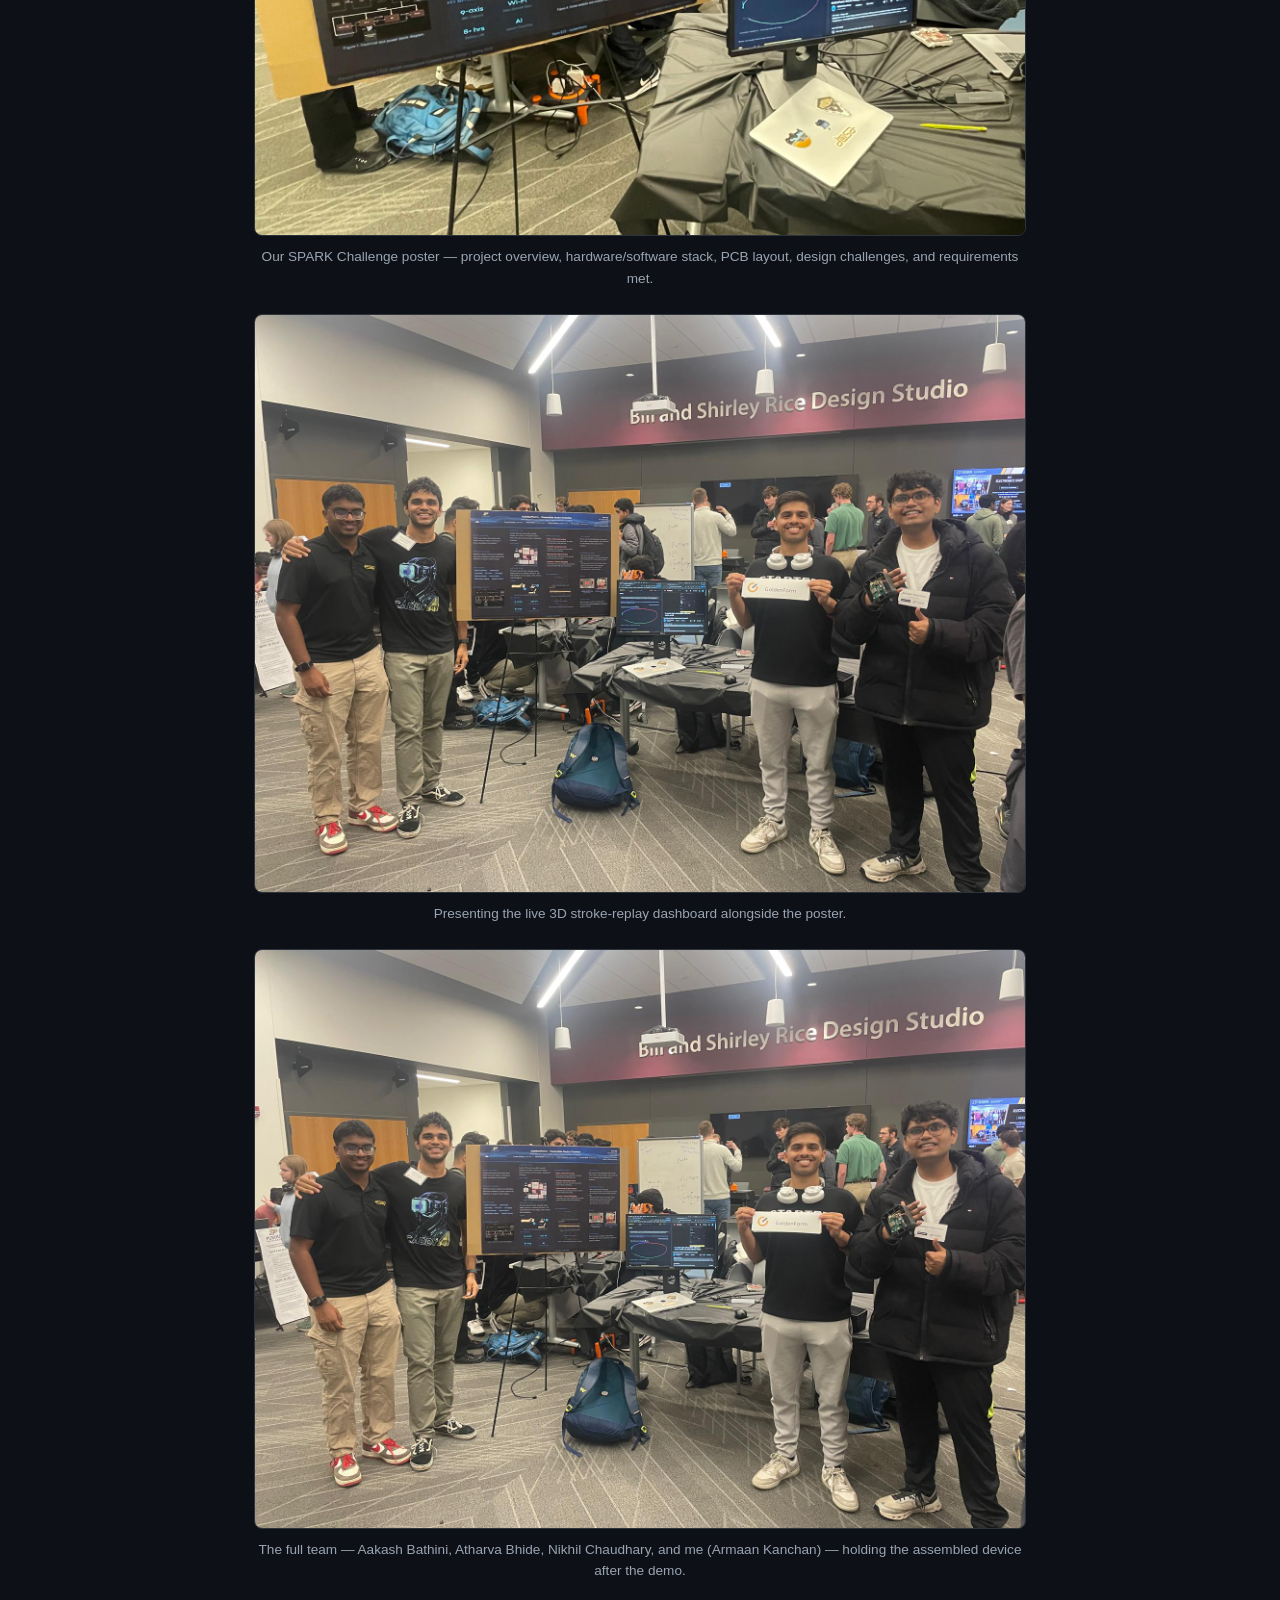
<file: projects/goldenform-swim-tracker/index.html>
<!DOCTYPE html>
<html lang="en">
<head>
<meta charset="UTF-8">
<meta name="viewport" content="width=device-width, initial-scale=1.0">
<title>GoldenForm Wearable Swim Tracker - Armaan Kanchan</title>
<meta name="description" content="Custom PCB, ESP-IDF firmware, and Wi-Fi dashboard for a hand-worn swim stroke tracker — Purdue Senior Design, Team E22.">
<link rel="stylesheet" href="../../assets/css/site.css">
</head>
<body>

<header class="nav">
  <div class="nav-inner">
    <a href="../../" class="brand" style="color:inherit;">AK</a>
    <nav class="nav-links">
      <a href="../../#education">Education</a>
      <a href="../../#experience">Experience</a>
      <a href="../" class="active">Projects</a>
      <a href="../../#skills">Skills</a>
      <a href="../../#contact">Contact</a>
    </nav>
  </div>
</header>

<div class="article-header">
  <div class="breadcrumb"><a href="../">Projects</a> / GoldenForm — Wearable Swim Tracker</div>
  <h1>GoldenForm Wearable Swim Tracker</h1>
  <div class="subtitle">A hand-worn device with a custom PCB, ESP-IDF firmware, and a Wi-Fi dashboard that logs swim strokes and plays them back in 3D</div>
  <div class="meta-row">
    <span>Purdue University · ECE 49595 EMS (Senior Design) · Team E22</span>
    <span>Spring 2026</span>
    <span>KiCad · ESP-IDF (ESP32-S3) · Python/JS Dashboard</span>
  </div>
</div>

<article class="article">

  <div class="notice">
    GoldenForm is a 4-person Purdue senior design capstone: <strong>Atharva Bhide</strong> (Hardware Lead) designed and led the custom PCB; <strong>Aakash Bathini</strong> (Software Lead) and <strong>Nikhil Chaudhary</strong> (Systems Lead) built the ESP-IDF firmware and Wi-Fi sync dashboard; I (<strong>Armaan Kanchan</strong>, Team Lead) coordinated the project and led verification — auditing the firmware line-by-line against our 19 documented design requirements and writing the formal verification report. Source is public: <a href="https://github.com/chaudhary-nikhil/E22_Senior_Design" target="_blank" rel="noopener">github.com/chaudhary-nikhil/E22_Senior_Design</a>. We demoed the finished device at Purdue's ECE SPARK Challenge.
  </div>

  <h2>Overview</h2>
  <p>
    GoldenForm is a wrist-worn swim tracker: a custom PCB with a 9-axis IMU logs hand motion during a swim session to a microSD card, then syncs it over Wi-Fi to a laptop dashboard for 3D stroke replay, stroke-rate metrics, and coaching feedback. Since GPS doesn't work underwater, all motion sensing runs off the onboard IMU alone — which drove most of the interesting design decisions in this project, from how aggressively to retry a flaky I2C sensor at boot to how to stop a magnetometer's drift from making a swimmer's hand crawl off the screen after a ten-minute session.
  </p>
  <p>
    The team split ownership four ways: Atharva Bhide led the PCB — schematic capture, layout, and bring-up; Aakash Bathini led the ESP-IDF firmware; Nikhil Chaudhary led the systems/integration work tying firmware to the Wi-Fi dashboard; and I led the team and the verification effort, which meant going through the entire codebase and confirming every one of our 19 "Trade-Off Informed Design Requirements" (TIDRs — more on those below) was actually implemented as designed, not just written down in a planning doc.
  </p>

  <h2>Hardware — Custom PCB</h2>
  <p>
    The board is built around an ESP32-S3-WROOM-1 module and a BNO055 9-axis IMU, with a microSD card for local session storage, a haptic driver for on-wrist feedback, a USB-C port for programming/charging, and a small buck-boost regulator to hold a stable 3.3 V rail across the full LiPo discharge curve. Everything is laid out on a two-layer board sized to fit inside a small waterproof enclosure.
  </p>
  <figure>
    <img src="figs/fig4-pcb-block-diagram.jpeg" alt="Annotated PCB block diagram">
    <figcaption>Functional block map of the PCB: ESP32-S3-WROOM-1 as the MCU, the IMU and haptic driver on its right/left, power circuitry and user buttons along the bottom, USB-C and LEDs on the left, and the microSD connector on the right.</figcaption>
  </figure>

  <h3>Schematic breakdown</h3>
  <p>
    The full schematic is organized into clearly separated functional blocks — useful both for routing and for debugging, since a bad rail or a miswired connector stays contained to one area:
  </p>
  <ul>
    <li><strong>MCU (ESP32-S3-WROOM-1):</strong> center of the schematic — routes to every other block: GPIOs for the LEDs and buttons, I2C (SDA/SCL) to the IMU, SPI (MOSI/MISO/SCK/CS) to the microSD socket, UART for programming/debug, and a dedicated GPIO for the haptic driver.</li>
    <li><strong>Power circuitry:</strong> a UVLO (under-voltage lockout) IC gates the buck-boost converter's enable line so the board browns out gracefully instead of glitching, and the buck-boost itself (forced-PWM mode) holds VOUT stable across the LiPo's full discharge range — this is TIDR 4-3-1 from the design requirements below.</li>
    <li><strong>IMU (BNO055):</strong> I2C-only (no SPI fallback) to save power and routing — the address-select pin is tied to set the I2C address, and local decoupling caps sit right at the IMU's supply pins.</li>
    <li><strong>SD card socket:</strong> a standard SPI-mode microSD connector with card-detect lines wired back to the MCU so firmware knows when a card is present before it tries to mount the filesystem.</li>
    <li><strong>Haptic driver:</strong> a single N-channel MOSFET (AO3400A) switching the haptic motor, driven from a GPIO through a gate resistor — simple, since the firmware only needs on/off control, not PWM speed control.</li>
    <li><strong>USB-C, LEDs, boot/enable buttons, user switches:</strong> standard support circuitry — CC1/CC2 pull-downs on the USB-C receptacle for cable orientation detection, ESD-protected debounced buttons for boot/enable/sync/start-stop, and three status LEDs (sync, start/stop, and a tri-color error LED).</li>
  </ul>
  <figure>
    <img src="figs/fig0-schematic.png" alt="Full KiCad schematic of the GoldenForm PCB">
    <figcaption>Full schematic (KiCad): user switches, LEDs, USB-C, power circuitry, boot/enable, haptic driver, BNO055 IMU, and the SD card socket, all hanging off the central ESP32-S3-WROOM-1.</figcaption>
  </figure>

  <h3>PCB layout</h3>
  <p>
    The layout keeps the IMU close to the board's physical center (so it best represents the wrist's actual rotation point), routes the antenna keep-out zone clear of copper per the enclosure's 5&nbsp;mm antenna window, and groups each functional block into its own quadrant to keep the high-current power path short and away from the sensitive I2C lines feeding the IMU.
  </p>
  <figure>
    <img src="figs/fig0b-pcb-layout.jpg" alt="KiCad PCB layout, front copper layer">
    <figcaption>PCB layout view (mirrored/bottom-layer silkscreen shown) — IMU and antenna cutout at top, power circuitry bottom-left, microSD bottom-right, haptic/UART/boot cluster top-right.</figcaption>
  </figure>
  <figure>
    <img src="figs/fig0c-board-in-hand.jpg" alt="Assembled GoldenForm PCB held in a hand">
    <figcaption>The assembled board — roughly credit-card sized, with the ESP32-S3-WROOM-1 module dominating the top half and the power/button/microSD blocks visible along the bottom edge.</figcaption>
  </figure>

  <h3>Assembly &amp; bring-up</h3>
  <p>
    Populating the board started with hand-placing the ESP32 module and USB-C connector under a microscope before reflow, then working through each subsystem in isolation before trusting the full board.
  </p>
  <figure>
    <img src="figs/fig0g-esp32-placement.jpg" alt="Placing the ESP32-S3-WROOM-1 module on the bare PCB with tweezers">
    <figcaption>Hand-placing the ESP32-S3-WROOM-1 module onto the bare board before reflow — the USB-C footprint sits just to the left.</figcaption>
  </figure>
  <figure>
    <img src="figs/fig0d-board-presolder-hand.jpg" alt="Fully assembled board held in hand, front side">
    <figcaption>Fully populated board — USB-C, ON/OFF switch, IMU, ESP32 module, and the SYNC/START/STOP buttons all visible.</figcaption>
  </figure>
  <p>
    Bring-up surfaced exactly the kind of intermittent bug you'd expect from a hand-soldered I2C bus: the IMU would sometimes fail to enumerate on the very first power-up. Rather than treat that as a one-off, we traced it with a logic analyzer and turned it into a design requirement — the firmware retries IMU initialization up to 5 times with a 500&nbsp;ms backoff before giving up and lighting the error LED (this is TIDR 1-3-1, discussed more in Firmware below).
  </p>
  <figure>
    <img src="figs/fig8-bringup-probes.jpeg" alt="Oscilloscope probing the bare board during I2C bring-up">
    <figcaption>Early bring-up: powering the bare board off a lab supply while probing the I2C lines to chase down the IMU enumeration issue.</figcaption>
  </figure>
  <figure>
    <img src="figs/fig6-imu-retry-log.jpeg" alt="Serial terminal log showing IMU init retries">
    <figcaption>The exact failure mode we designed around — the BNO055 fails to answer on I2C for a few attempts before finally initializing on retry 4/5. This log is what turned into TIDR 1-3-1.</figcaption>
  </figure>
  <figure>
    <img src="figs/fig7-firmware-boot-log.jpeg" alt="Serial terminal boot log showing GoldenForm firmware starting">
    <figcaption>A clean boot: GPIO init, button/LED setup, and the BNO055 address pin being configured before the IMU init sequence begins.</figcaption>
  </figure>
  <figure>
    <img src="figs/fig10-benchtop-bringup.jpeg" alt="Benchtop debugging setup with laptop, board, and LiPo battery">
    <figcaption>Bench setup used for most of firmware bring-up — board running off the LiPo pack, IMU breakout wired in during an earlier debug pass, serial monitor open on the laptop.</figcaption>
  </figure>

  <h3>Enclosure</h3>
  <p>
    The board needed to fit a small off-the-shelf waterproof enclosure alongside its LiPo battery, so before finalizing the PCB outline we mapped both components against the enclosure's actual internal dimensions — including a hard keep-out zone around the antenna trace so it wouldn't be blocked by the enclosure's metal hardware.
  </p>
  <figure>
    <img src="figs/fig0f-enclosure-dimensions.jpg" alt="Hand-drawn enclosure dimension sketch">
    <figcaption>Enclosure planning sketch: 110 × 80 mm outer shell, a 61 × 46 mm keep-out area for the PCB (with a 5 mm/6 mm antenna keep-out at the top edge), and a 60 × 35 mm footprint reserved for the LiPo battery in the bottom half.</figcaption>
  </figure>

  <h2>Firmware &amp; Software</h2>
  <p>
    The firmware is built on ESP-IDF and targets the ESP32-S3. Its main components map directly onto the PCB's functional blocks: <code>imu_bno055</code> (I2C driver + init/retry logic), <code>stroke_detector</code> (real-time stroke-phase detection and haptic triggering), <code>storage</code> (SD card mount, retry, and session file writing), <code>wifi_server</code> (the on-demand Wi-Fi AP and HTTP sync endpoint), <code>protobuf</code> (session data encoding), and <code>bus_i2c</code>. On the other end, a Python/JS dashboard (<code>wifi_session_processor.py</code> + <code>integrated_session_viewer.html</code>) receives synced sessions over HTTP, stores them in SQLite, and renders 3D stroke replay with drift-corrected hand position.
  </p>
  <p>
    Every non-trivial decision in the firmware and dashboard was captured as a <strong>TIDR — Trade-Off Informed Design Requirement</strong>. There are 19 of them in total, each documenting one deliberate trade-off (e.g. "retry robustness" vs. "boot latency," or "battery life" vs. "always-available sync"). A few of the more consequential ones:
  </p>
  <div class="table-wrap">
    <table>
      <thead><tr><th>TIDR</th><th>Decision</th><th>Trade-off</th></tr></thead>
      <tbody>
        <tr><td>1-3-1</td><td>IMU init retries up to 5×, 500 ms apart, before error state</td><td>Boot latency vs. robustness — IMU failure is fatal to the wearable, so it gets the most retries of anything on the board</td></tr>
        <tr><td>1-1-2</td><td>IMU communicates over I2C only (no SPI)</td><td>Bandwidth vs. power efficiency and simpler routing</td></tr>
        <tr><td>7-5-1 / 7-4-1</td><td>SD card mounted over SPI, with bus-reinit retry logic on mount failure</td><td>Simpler PCB/driver vs. bandwidth; SD failure degrades gracefully (no logging) instead of bricking the device</td></tr>
        <tr><td>5-2-1 / 5-2-2</td><td>Wi-Fi only turns on when the user holds the sync button; MCU (not the dashboard) orchestrates the SD → HTTP transfer</td><td>Battery life vs. always-on convenience</td></tr>
        <tr><td>6-1-3</td><td>Per-stroke origin reset in the 3D replay view</td><td>Prevents long-session magnetometer drift from making the rendered hand crawl off-screen</td></tr>
        <tr><td>4-3-1</td><td>Buck-boost regulation holds 3.1–3.5 V across the full battery discharge curve</td><td>Voltage regulation precision vs. cost/PCB complexity</td></tr>
        <tr><td>1-1-1 (stretch)</td><td>Haptic motor fires when a live stroke deviates from the reference "ideal" stroke</td><td>Real-time coaching feedback vs. alert fatigue and per-frame compute cost</td></tr>
      </tbody>
    </table>
  </div>
  <p>
    The five TIDRs above chain together into one real behavior: the IMU has to survive init (1-3-1) reading over I2C (1-1-2) before its samples ever reach the SD card (7-5-1/7-4-1); those sessions only leave the device when the user explicitly asks for a sync (5-2-1/5-2-2); and once they're on the dashboard, the replay view has to correct for drift (6-1-3) or the whole visualization is useless past a couple of minutes. None of these are independent decisions — that interdependency is exactly what the TIDR framework was built to track.
  </p>

  <h2>Verification</h2>
  <p>
    My main contribution to this project, beyond leading the team, was verification: going through the entire codebase and confirming that all 19 TIDRs were <em>actually</em> implemented the way the design docs claimed, not just planned. This wasn't a rubber-stamp — for each TIDR I traced the actual function calls, checked file paths and line numbers against the code map, and re-derived the retry counts and timing constants from source rather than trusting the documentation.
  </p>
  <div class="stat-grid">
    <div class="stat"><div class="num">19 / 19</div><div class="label">TIDRs verified in source</div></div>
    <div class="stat"><div class="num">5</div><div class="label">Interconnected data flows traced</div></div>
    <div class="stat"><div class="num">100%</div><div class="label">File paths &amp; line numbers confirmed accurate</div></div>
  </div>
  <p>
    The result was a full verification report confirming every TIDR against real source: the IMU's 5× retry loop in <code>main/app_main.c</code>, the SD card's bus-reinit-and-retry logic in <code>components/storage/storage.c</code>, the sync-button-gated Wi-Fi AP path in the same file, the HTTP session-streaming handler in <code>components/wifi_server/wifi_server.c</code>, and the drift-correction math in the dashboard's <code>gf_viz_integration.js</code> — all checked out. The few items marked as "not directly verifiable in code" (like measured Wi-Fi throughput, which depends on runtime signal conditions rather than a hardcoded constant) were flagged explicitly as needing runtime testing instead of static verification, rather than silently passed.
  </p>

  <h2>Demo — SPARK Challenge</h2>
  <p>
    We presented the finished prototype at Purdue ECE's SPARK Challenge in the Bill and Shirley Rice Design Studio, with a live 3D stroke-replay demo running alongside the poster below.
  </p>
  <div class="stat-grid">
    <div class="stat"><div class="num">9-axis</div><div class="label">IMU capture</div></div>
    <div class="stat"><div class="num">8+ hrs</div><div class="label">Battery life</div></div>
    <div class="stat"><div class="num">32 GB</div><div class="label">Onboard SD storage</div></div>
    <div class="stat"><div class="num">Wi-Fi</div><div class="label">Post-session sync</div></div>
  </div>
  <figure>
    <img src="figs/fig3-poster-board.jpeg" alt="GoldenForm poster board at the SPARK Challenge">
    <figcaption>Our SPARK Challenge poster — project overview, hardware/software stack, PCB layout, design challenges, and requirements met.</figcaption>
  </figure>
  <figure>
    <img src="figs/fig2-team-with-poster.jpeg" alt="Team members presenting at the SPARK Challenge">
    <figcaption>Presenting the live 3D stroke-replay dashboard alongside the poster.</figcaption>
  </figure>
  <figure>
    <img src="figs/fig1-team-photo.jpeg" alt="Full GoldenForm team at the SPARK Challenge">
    <figcaption>The full team — Aakash Bathini, Atharva Bhide, Nikhil Chaudhary, and me (Armaan Kanchan) — holding the assembled device after the demo.</figcaption>
  </figure>
  <figure>
    <img src="figs/fig5-spark-challenge-post.jpeg" alt="Purdue ECE Elmore Family School social post about the SPARK Challenge">
    <figcaption>Purdue ECE's Elmore Family School of Electrical and Computer Engineering post covering Day 2 of the SPARK Challenge, featuring our team.</figcaption>
  </figure>

  <h2>Conclusions</h2>
  <p>
    The hardest problems in this project weren't in any single subsystem — they showed up at the seams between hardware and firmware: a flaky I2C bus at bring-up that turned into a formal retry requirement, a drifting magnetometer that required rethinking the entire visualization's reference frame, and a battery-vs-connectivity trade-off that shaped how sync works end to end. Writing every one of those decisions down as a TIDR, and then actually verifying each one against the shipped code, is what let four people split hardware, firmware, and dashboard work in parallel without the pieces silently drifting apart from each other.
  </p>

  <h2>Contributions</h2>
  <p>
    <strong>Atharva Bhide</strong> — Hardware Lead; designed and led the custom PCB from schematic capture through layout and bring-up. <strong>Aakash Bathini</strong> — Software Lead; ESP-IDF firmware (IMU driver, stroke detection, storage, Wi-Fi server). <strong>Nikhil Chaudhary</strong> — Systems Lead; firmware/dashboard integration and the Wi-Fi sync data path. <strong>Armaan Kanchan (me)</strong> — Team Lead; coordinated the project and led verification, auditing the full codebase against all 19 TIDRs and authoring the verification report.
  </p>

  <h2>Repo &amp; further reading</h2>
  <p>
    Full source — firmware, dashboard, hardware (KiCad schematics/layout/Gerbers), and the TIDR architecture &amp; verification docs — is public: <a href="https://github.com/chaudhary-nikhil/E22_Senior_Design" target="_blank" rel="noopener">github.com/chaudhary-nikhil/E22_Senior_Design</a>. See <a href="../">all projects</a> for the rest of my write-ups.
  </p>

</article>

<footer>
  © <span id="year"></span> Armaan Kanchan. Built with plain HTML/CSS, hosted on GitHub Pages.
</footer>

<script>
  document.getElementById('year').textContent = new Date().getFullYear();
</script>

</body>
</html>
</file>
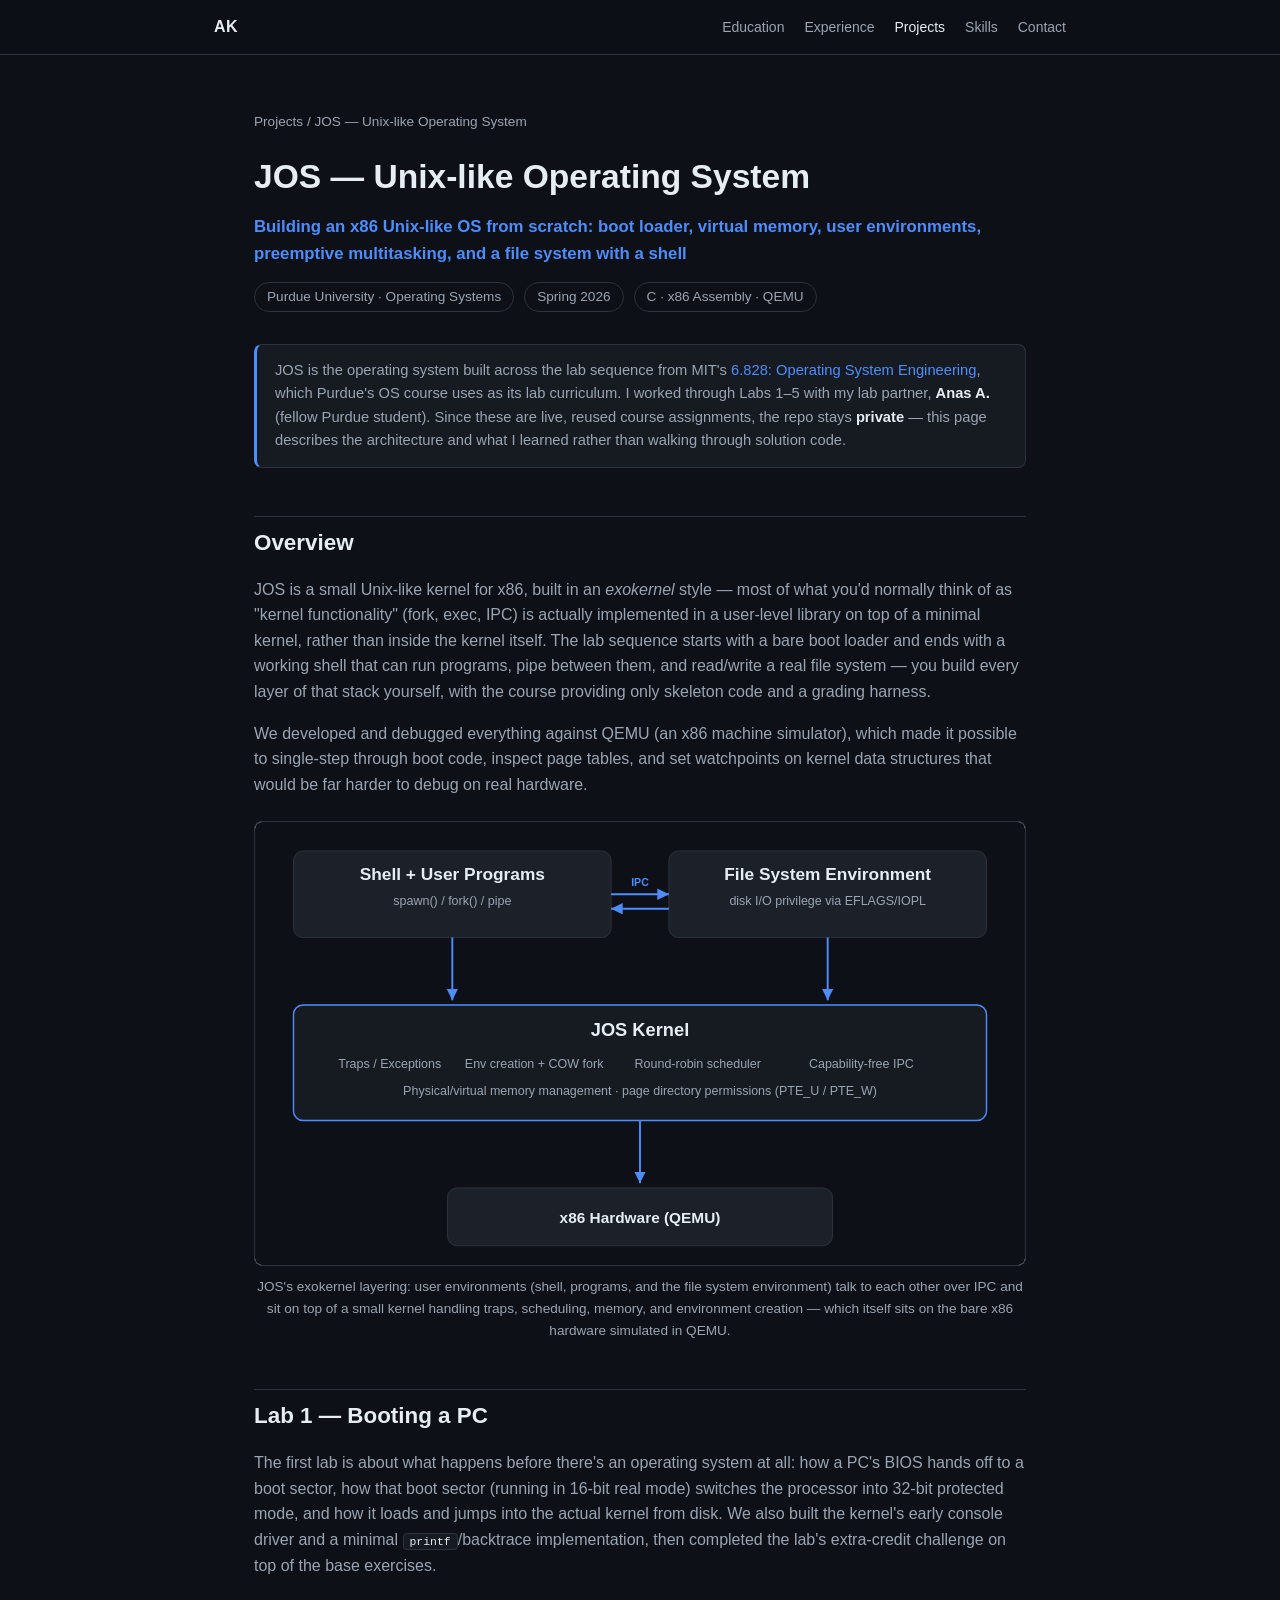
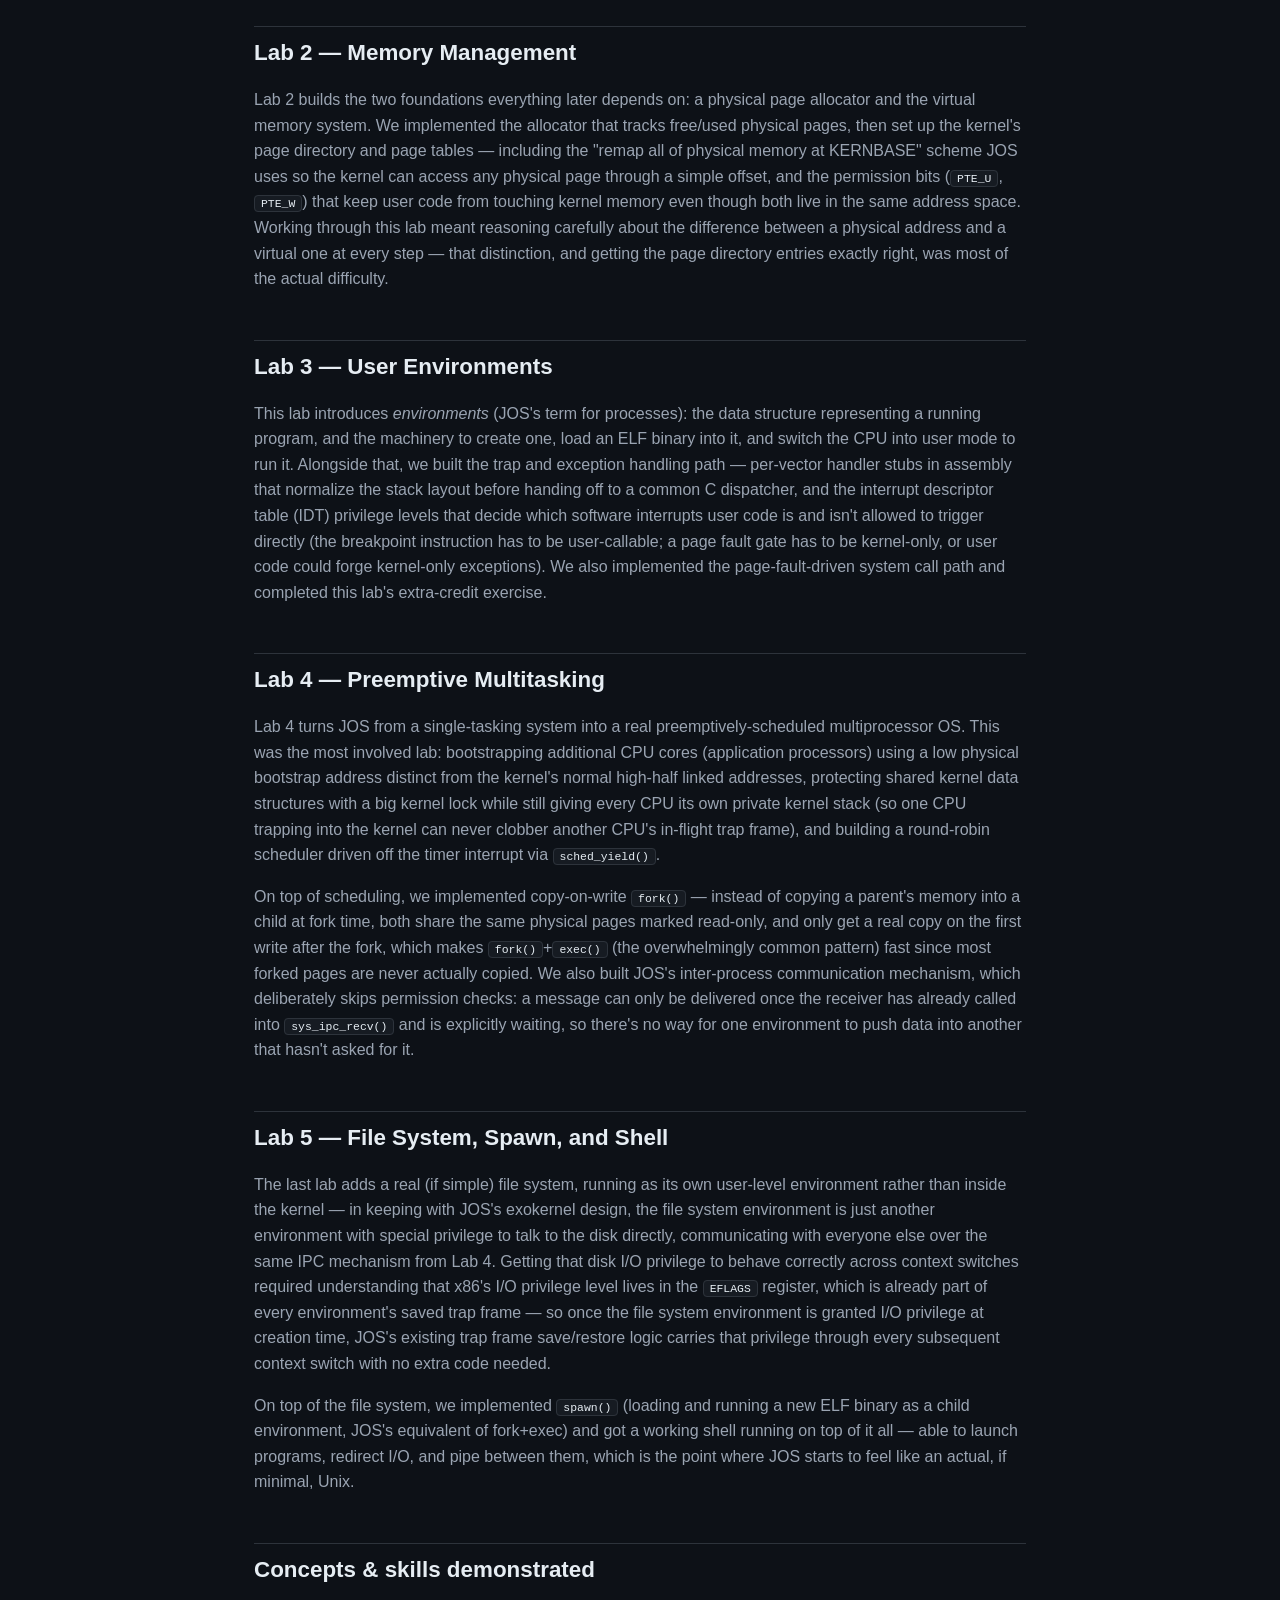
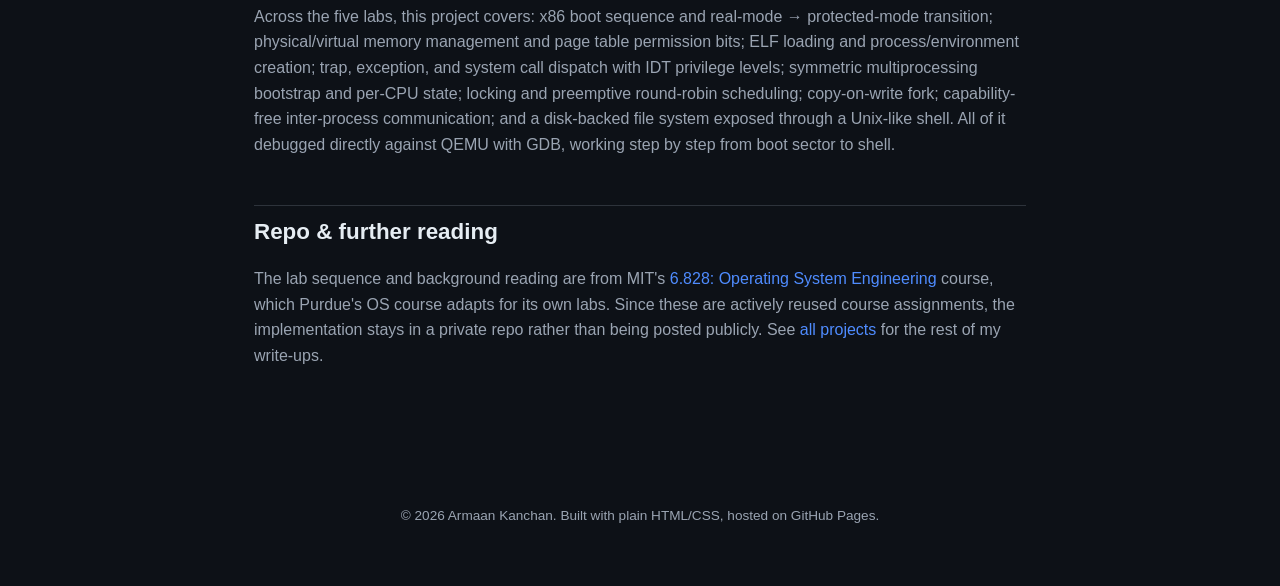
<file: projects/jos-operating-system/index.html>
<!DOCTYPE html>
<html lang="en">
<head>
<meta charset="UTF-8">
<meta name="viewport" content="width=device-width, initial-scale=1.0">
<title>MIT JOS | Unix-like Operating System (MIT 6.828 Labs) - Armaan Kanchan</title>
<meta name="description" content="Building an x86 Unix-like operating system from scratch across the MIT 6.828 JOS labs: booting, virtual memory, user environments, preemptive multitasking, and a file system with a shell.">
<link rel="stylesheet" href="../../assets/css/site.css">
</head>
<body>

<header class="nav">
  <div class="nav-inner">
    <a href="../../" class="brand" style="color:inherit;">AK</a>
    <nav class="nav-links">
      <a href="../../#education">Education</a>
      <a href="../../#experience">Experience</a>
      <a href="../" class="active">Projects</a>
      <a href="../../#skills">Skills</a>
      <a href="../../#contact">Contact</a>
    </nav>
  </div>
</header>

<div class="article-header">
  <div class="breadcrumb"><a href="../">Projects</a> / JOS — Unix-like Operating System</div>
  <h1>JOS — Unix-like Operating System</h1>
  <div class="subtitle">Building an x86 Unix-like OS from scratch: boot loader, virtual memory, user environments, preemptive multitasking, and a file system with a shell</div>
  <div class="meta-row">
    <span>Purdue University · Operating Systems</span>
    <span>Spring 2026</span>
    <span>C · x86 Assembly · QEMU</span>
  </div>
</div>

<article class="article">

  <div class="notice">
    JOS is the operating system built across the lab sequence from MIT's <a href="https://pdos.csail.mit.edu/6.828/2018/overview.html" target="_blank" rel="noopener">6.828: Operating System Engineering</a>, which Purdue's OS course uses as its lab curriculum. I worked through Labs 1–5 with my lab partner, <strong>Anas A.</strong> (fellow Purdue student). Since these are live, reused course assignments, the repo stays <strong>private</strong> — this page describes the architecture and what I learned rather than walking through solution code.
  </div>

  <h2>Overview</h2>
  <p>
    JOS is a small Unix-like kernel for x86, built in an <em>exokernel</em> style — most of what you'd normally think of as "kernel functionality" (fork, exec, IPC) is actually implemented in a user-level library on top of a minimal kernel, rather than inside the kernel itself. The lab sequence starts with a bare boot loader and ends with a working shell that can run programs, pipe between them, and read/write a real file system — you build every layer of that stack yourself, with the course providing only skeleton code and a grading harness.
  </p>
  <p>
    We developed and debugged everything against QEMU (an x86 machine simulator), which made it possible to single-step through boot code, inspect page tables, and set watchpoints on kernel data structures that would be far harder to debug on real hardware.
  </p>

  <figure>
    <img src="figs/fig1-jos-architecture.svg" alt="JOS exokernel architecture diagram">
    <figcaption>JOS's exokernel layering: user environments (shell, programs, and the file system environment) talk to each other over IPC and sit on top of a small kernel handling traps, scheduling, memory, and environment creation — which itself sits on the bare x86 hardware simulated in QEMU.</figcaption>
  </figure>

  <h2>Lab 1 — Booting a PC</h2>
  <p>
    The first lab is about what happens before there's an operating system at all: how a PC's BIOS hands off to a boot sector, how that boot sector (running in 16-bit real mode) switches the processor into 32-bit protected mode, and how it loads and jumps into the actual kernel from disk. We also built the kernel's early console driver and a minimal <code>printf</code>/backtrace implementation, then completed the lab's extra-credit challenge on top of the base exercises.
  </p>

  <h2>Lab 2 — Memory Management</h2>
  <p>
    Lab 2 builds the two foundations everything later depends on: a physical page allocator and the virtual memory system. We implemented the allocator that tracks free/used physical pages, then set up the kernel's page directory and page tables — including the "remap all of physical memory at KERNBASE" scheme JOS uses so the kernel can access any physical page through a simple offset, and the permission bits (<code>PTE_U</code>, <code>PTE_W</code>) that keep user code from touching kernel memory even though both live in the same address space. Working through this lab meant reasoning carefully about the difference between a physical address and a virtual one at every step — that distinction, and getting the page directory entries exactly right, was most of the actual difficulty.
  </p>

  <h2>Lab 3 — User Environments</h2>
  <p>
    This lab introduces <em>environments</em> (JOS's term for processes): the data structure representing a running program, and the machinery to create one, load an ELF binary into it, and switch the CPU into user mode to run it. Alongside that, we built the trap and exception handling path — per-vector handler stubs in assembly that normalize the stack layout before handing off to a common C dispatcher, and the interrupt descriptor table (IDT) privilege levels that decide which software interrupts user code is and isn't allowed to trigger directly (the breakpoint instruction has to be user-callable; a page fault gate has to be kernel-only, or user code could forge kernel-only exceptions). We also implemented the page-fault-driven system call path and completed this lab's extra-credit exercise.
  </p>

  <h2>Lab 4 — Preemptive Multitasking</h2>
  <p>
    Lab 4 turns JOS from a single-tasking system into a real preemptively-scheduled multiprocessor OS. This was the most involved lab: bootstrapping additional CPU cores (application processors) using a low physical bootstrap address distinct from the kernel's normal high-half linked addresses, protecting shared kernel data structures with a big kernel lock while still giving every CPU its own private kernel stack (so one CPU trapping into the kernel can never clobber another CPU's in-flight trap frame), and building a round-robin scheduler driven off the timer interrupt via <code>sched_yield()</code>.
  </p>
  <p>
    On top of scheduling, we implemented copy-on-write <code>fork()</code> — instead of copying a parent's memory into a child at fork time, both share the same physical pages marked read-only, and only get a real copy on the first write after the fork, which makes <code>fork()</code>+<code>exec()</code> (the overwhelmingly common pattern) fast since most forked pages are never actually copied. We also built JOS's inter-process communication mechanism, which deliberately skips permission checks: a message can only be delivered once the receiver has already called into <code>sys_ipc_recv()</code> and is explicitly waiting, so there's no way for one environment to push data into another that hasn't asked for it.
  </p>

  <h2>Lab 5 — File System, Spawn, and Shell</h2>
  <p>
    The last lab adds a real (if simple) file system, running as its own user-level environment rather than inside the kernel — in keeping with JOS's exokernel design, the file system environment is just another environment with special privilege to talk to the disk directly, communicating with everyone else over the same IPC mechanism from Lab 4. Getting that disk I/O privilege to behave correctly across context switches required understanding that x86's I/O privilege level lives in the <code>EFLAGS</code> register, which is already part of every environment's saved trap frame — so once the file system environment is granted I/O privilege at creation time, JOS's existing trap frame save/restore logic carries that privilege through every subsequent context switch with no extra code needed.
  </p>
  <p>
    On top of the file system, we implemented <code>spawn()</code> (loading and running a new ELF binary as a child environment, JOS's equivalent of fork+exec) and got a working shell running on top of it all — able to launch programs, redirect I/O, and pipe between them, which is the point where JOS starts to feel like an actual, if minimal, Unix.
  </p>

  <h2>Concepts &amp; skills demonstrated</h2>
  <p>
    Across the five labs, this project covers: x86 boot sequence and real-mode → protected-mode transition; physical/virtual memory management and page table permission bits; ELF loading and process/environment creation; trap, exception, and system call dispatch with IDT privilege levels; symmetric multiprocessing bootstrap and per-CPU state; locking and preemptive round-robin scheduling; copy-on-write fork; capability-free inter-process communication; and a disk-backed file system exposed through a Unix-like shell. All of it debugged directly against QEMU with GDB, working step by step from boot sector to shell.
  </p>


  <h2>Repo &amp; further reading</h2>
  <p>
    The lab sequence and background reading are from MIT's <a href="https://pdos.csail.mit.edu/6.828/2018/overview.html" target="_blank" rel="noopener">6.828: Operating System Engineering</a> course, which Purdue's OS course adapts for its own labs. Since these are actively reused course assignments, the implementation stays in a private repo rather than being posted publicly. See <a href="../">all projects</a> for the rest of my write-ups.
  </p>

</article>

<footer>
  © <span id="year"></span> Armaan Kanchan. Built with plain HTML/CSS, hosted on GitHub Pages.
</footer>

<script>
  document.getElementById('year').textContent = new Date().getFullYear();
</script>

</body>
</html>
</file>
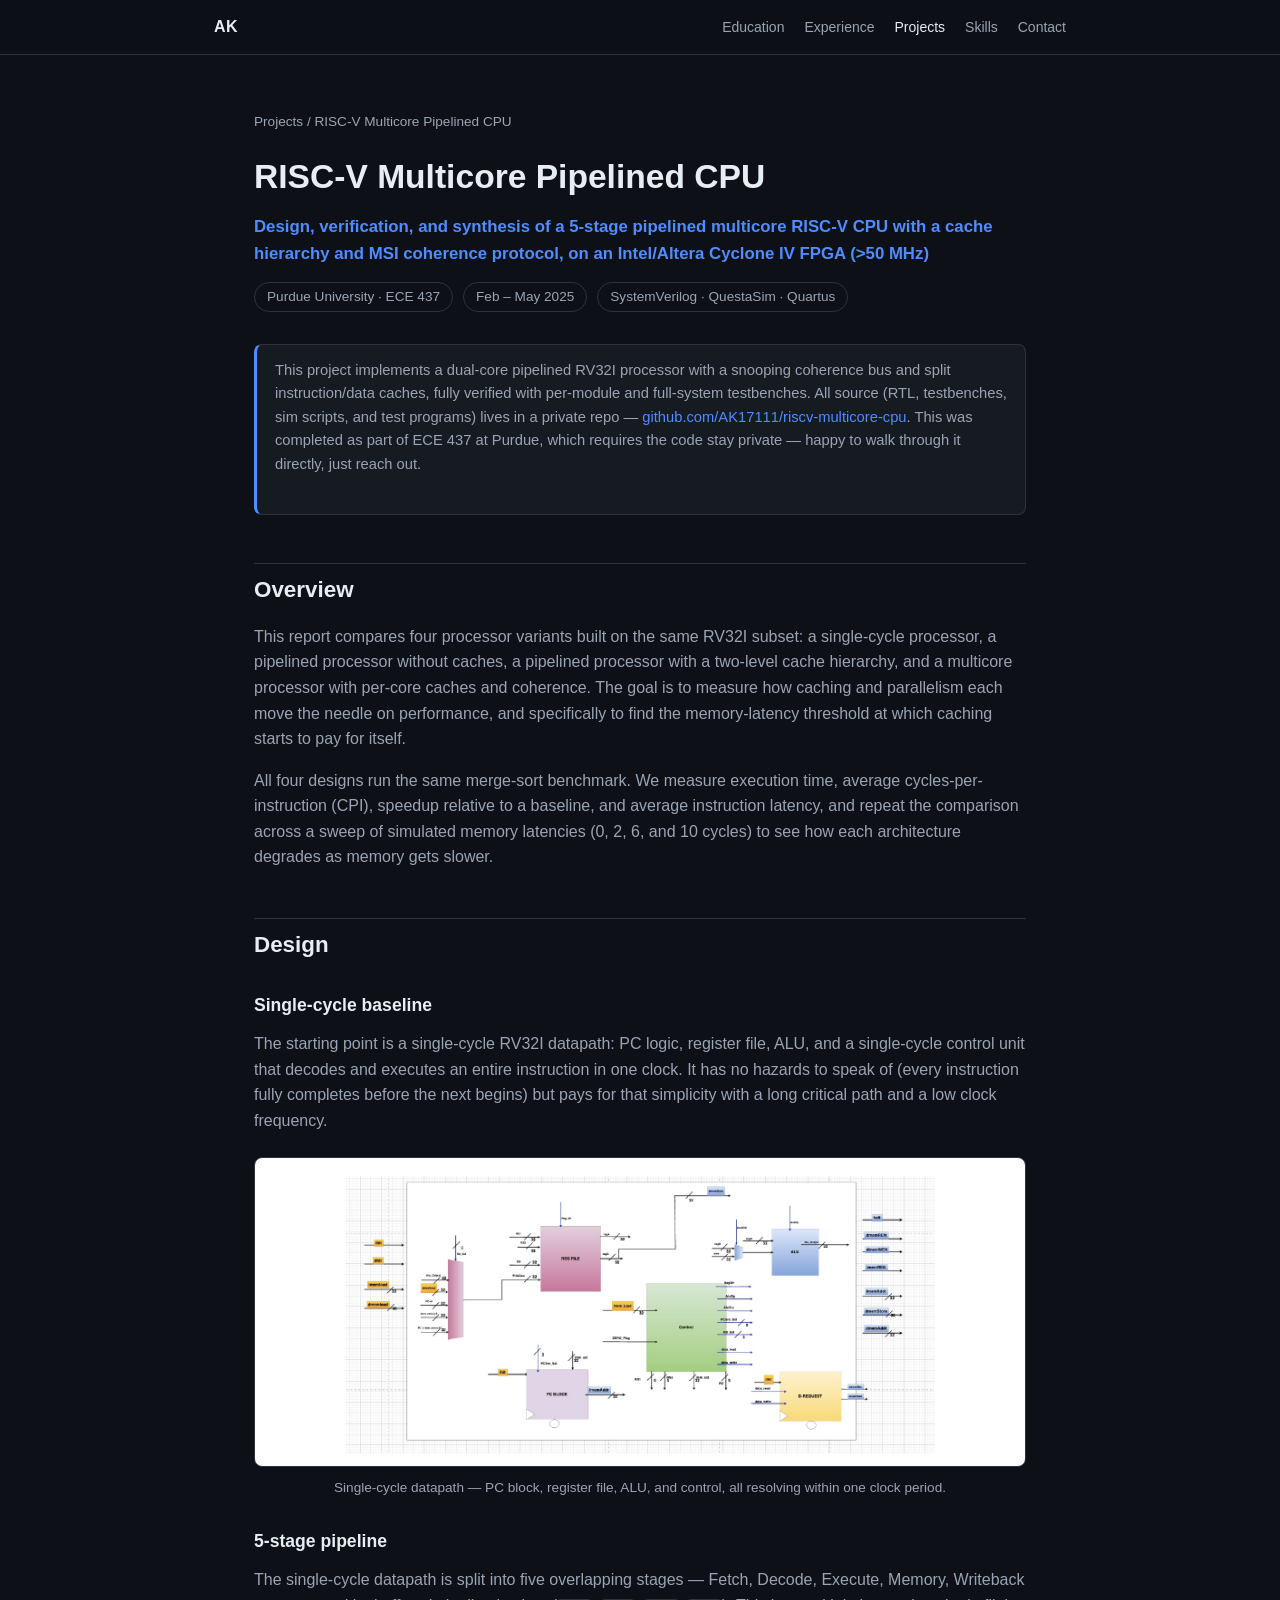
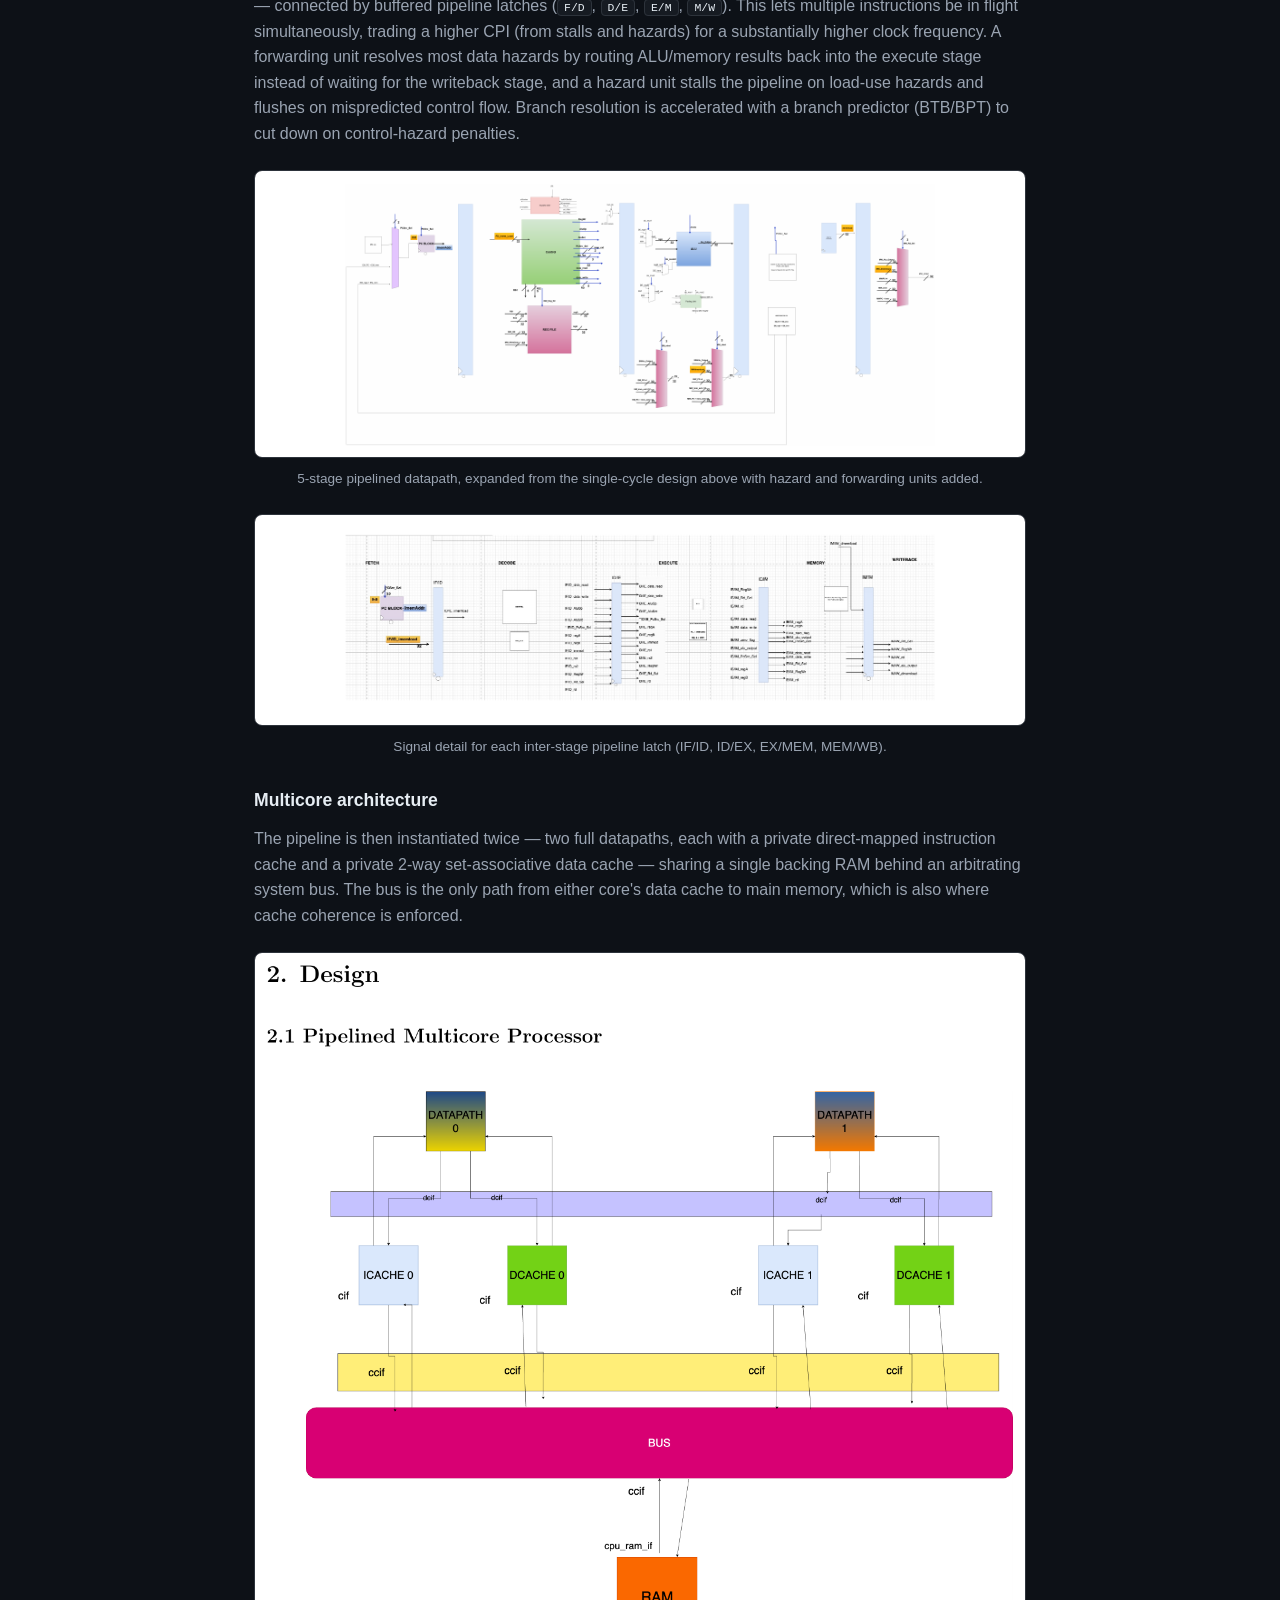
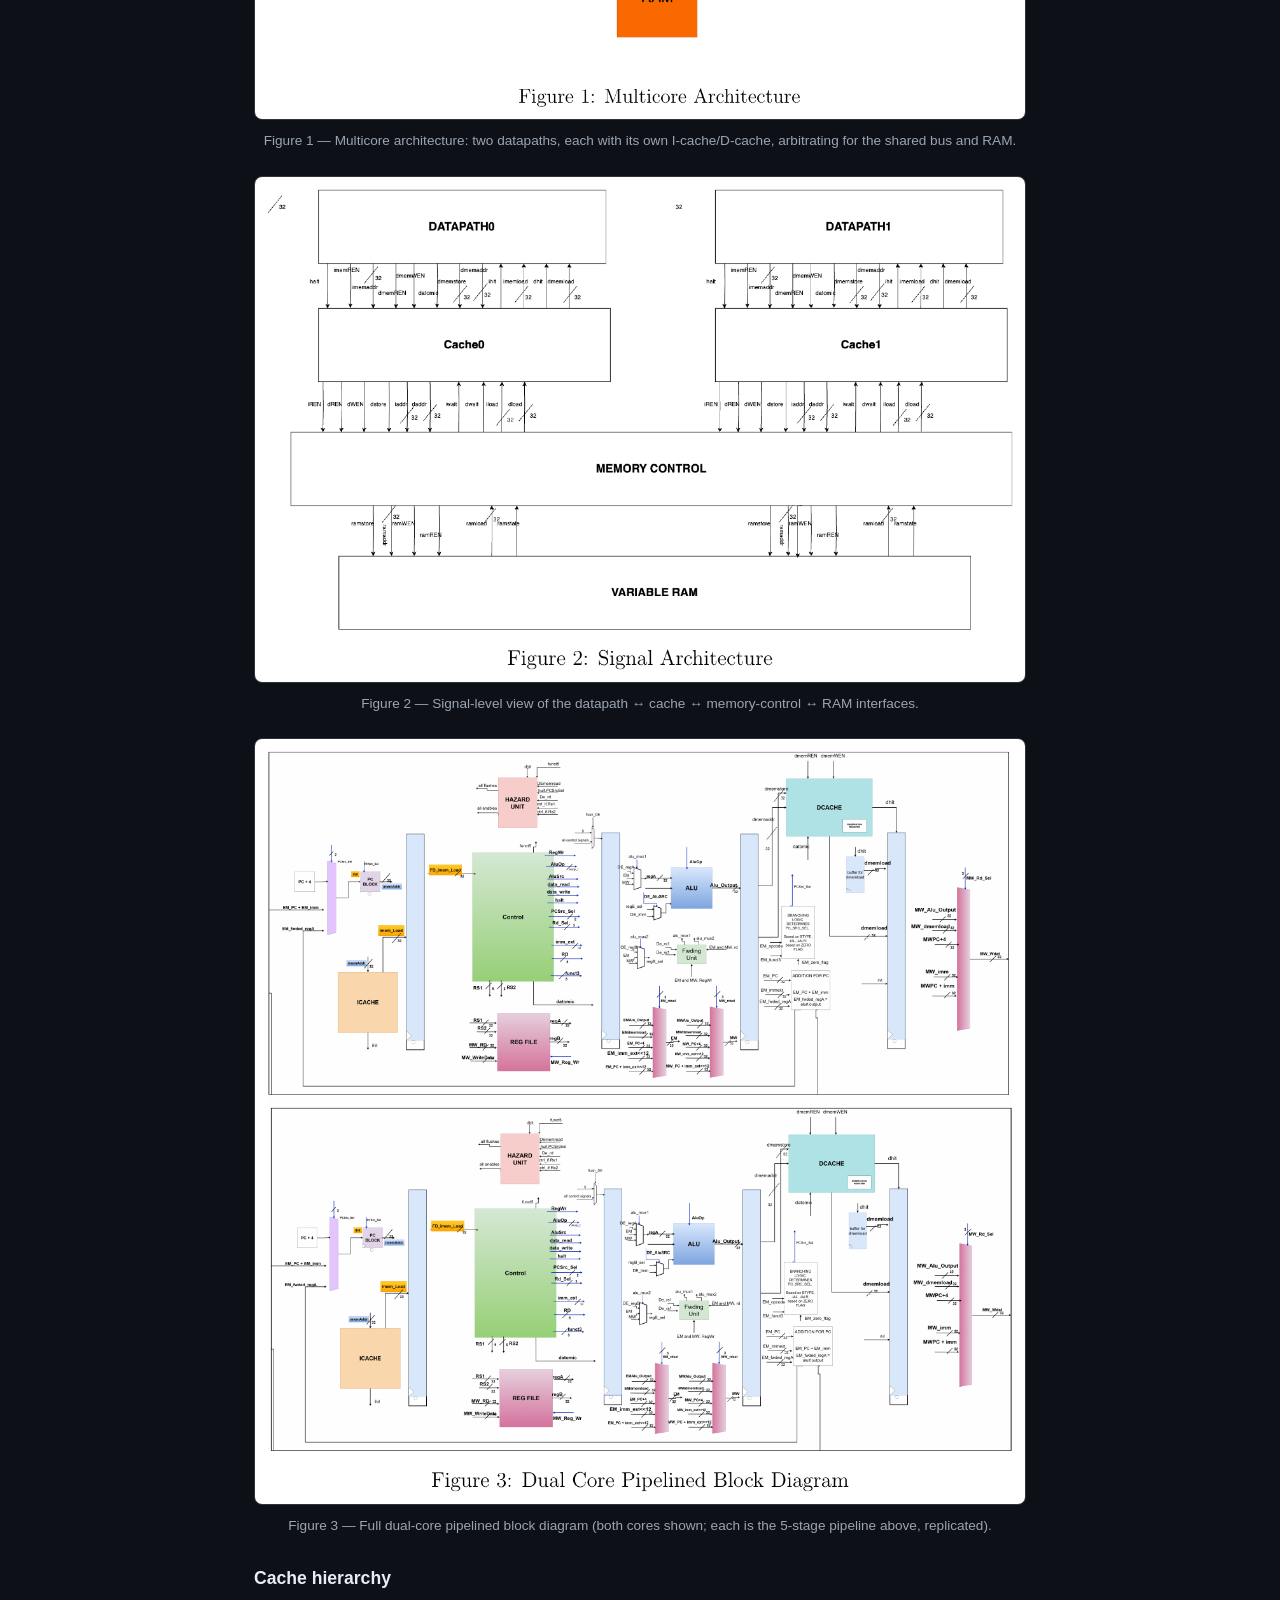
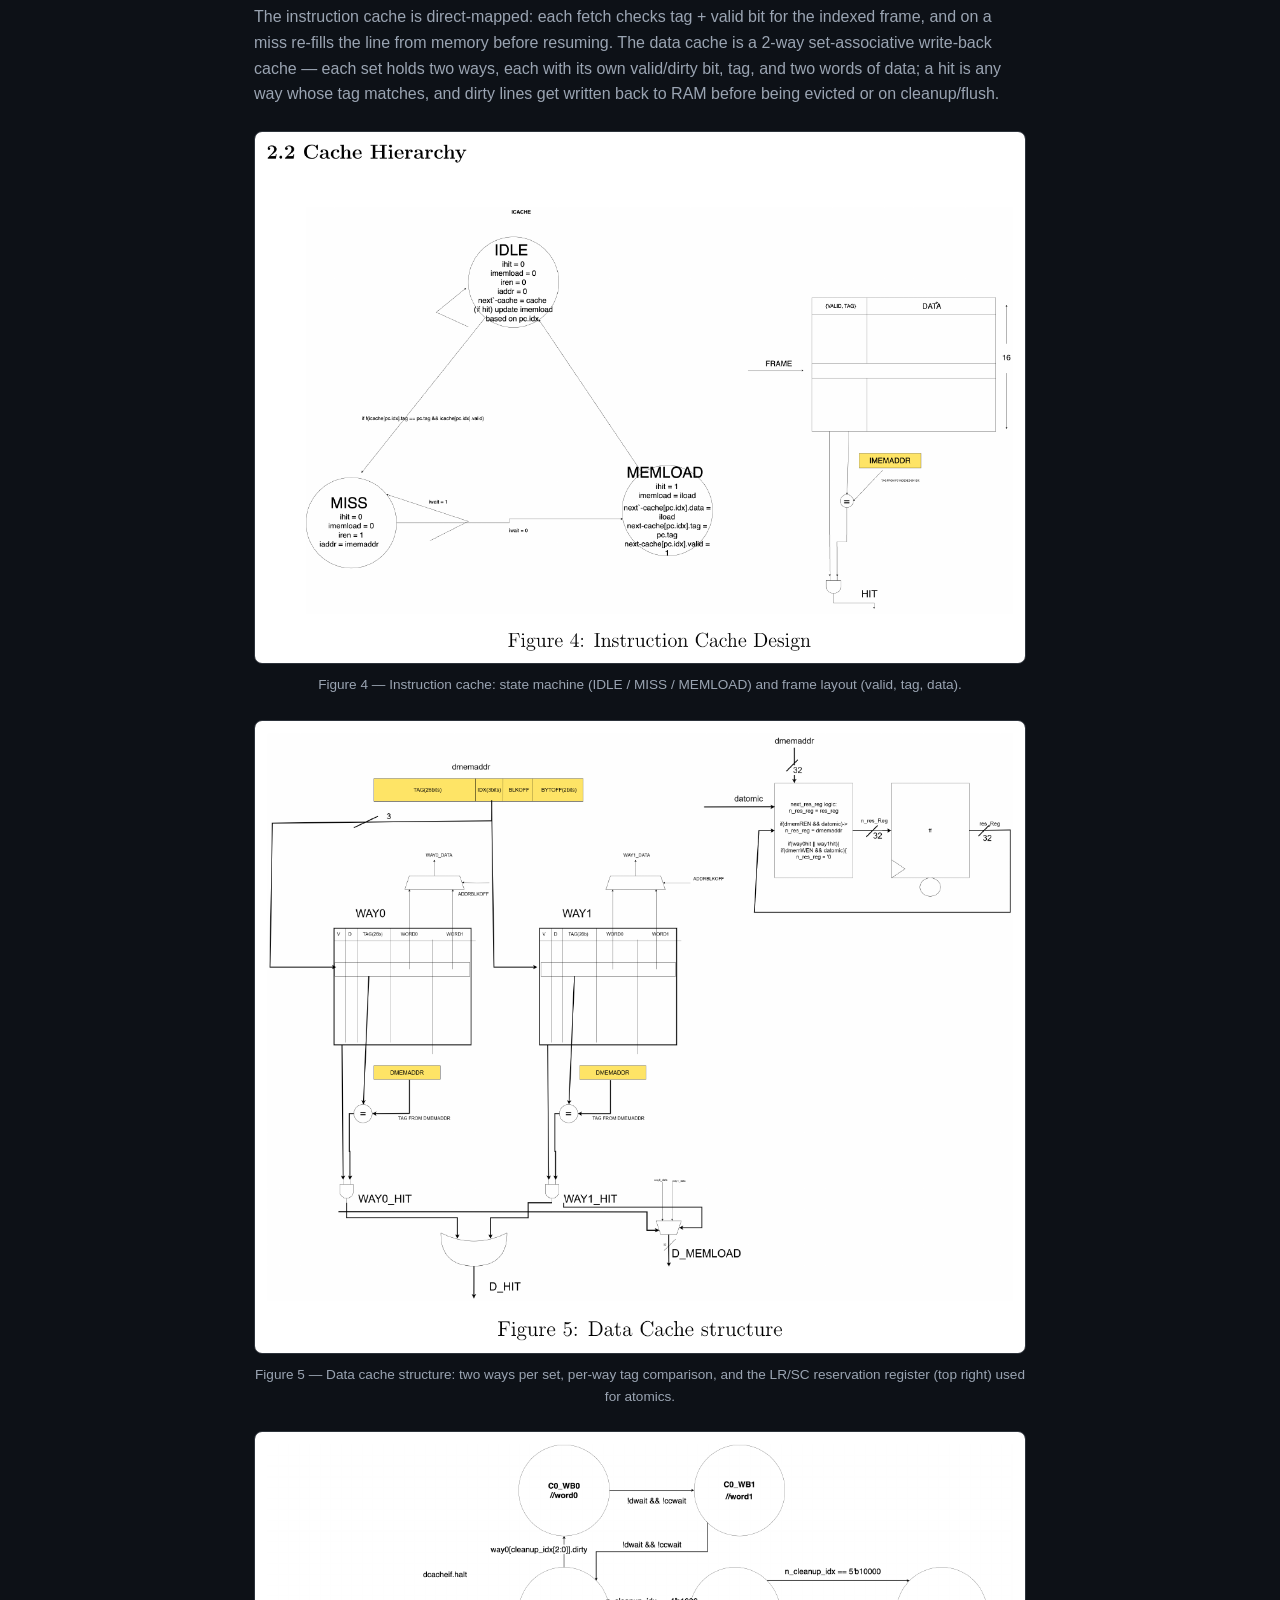
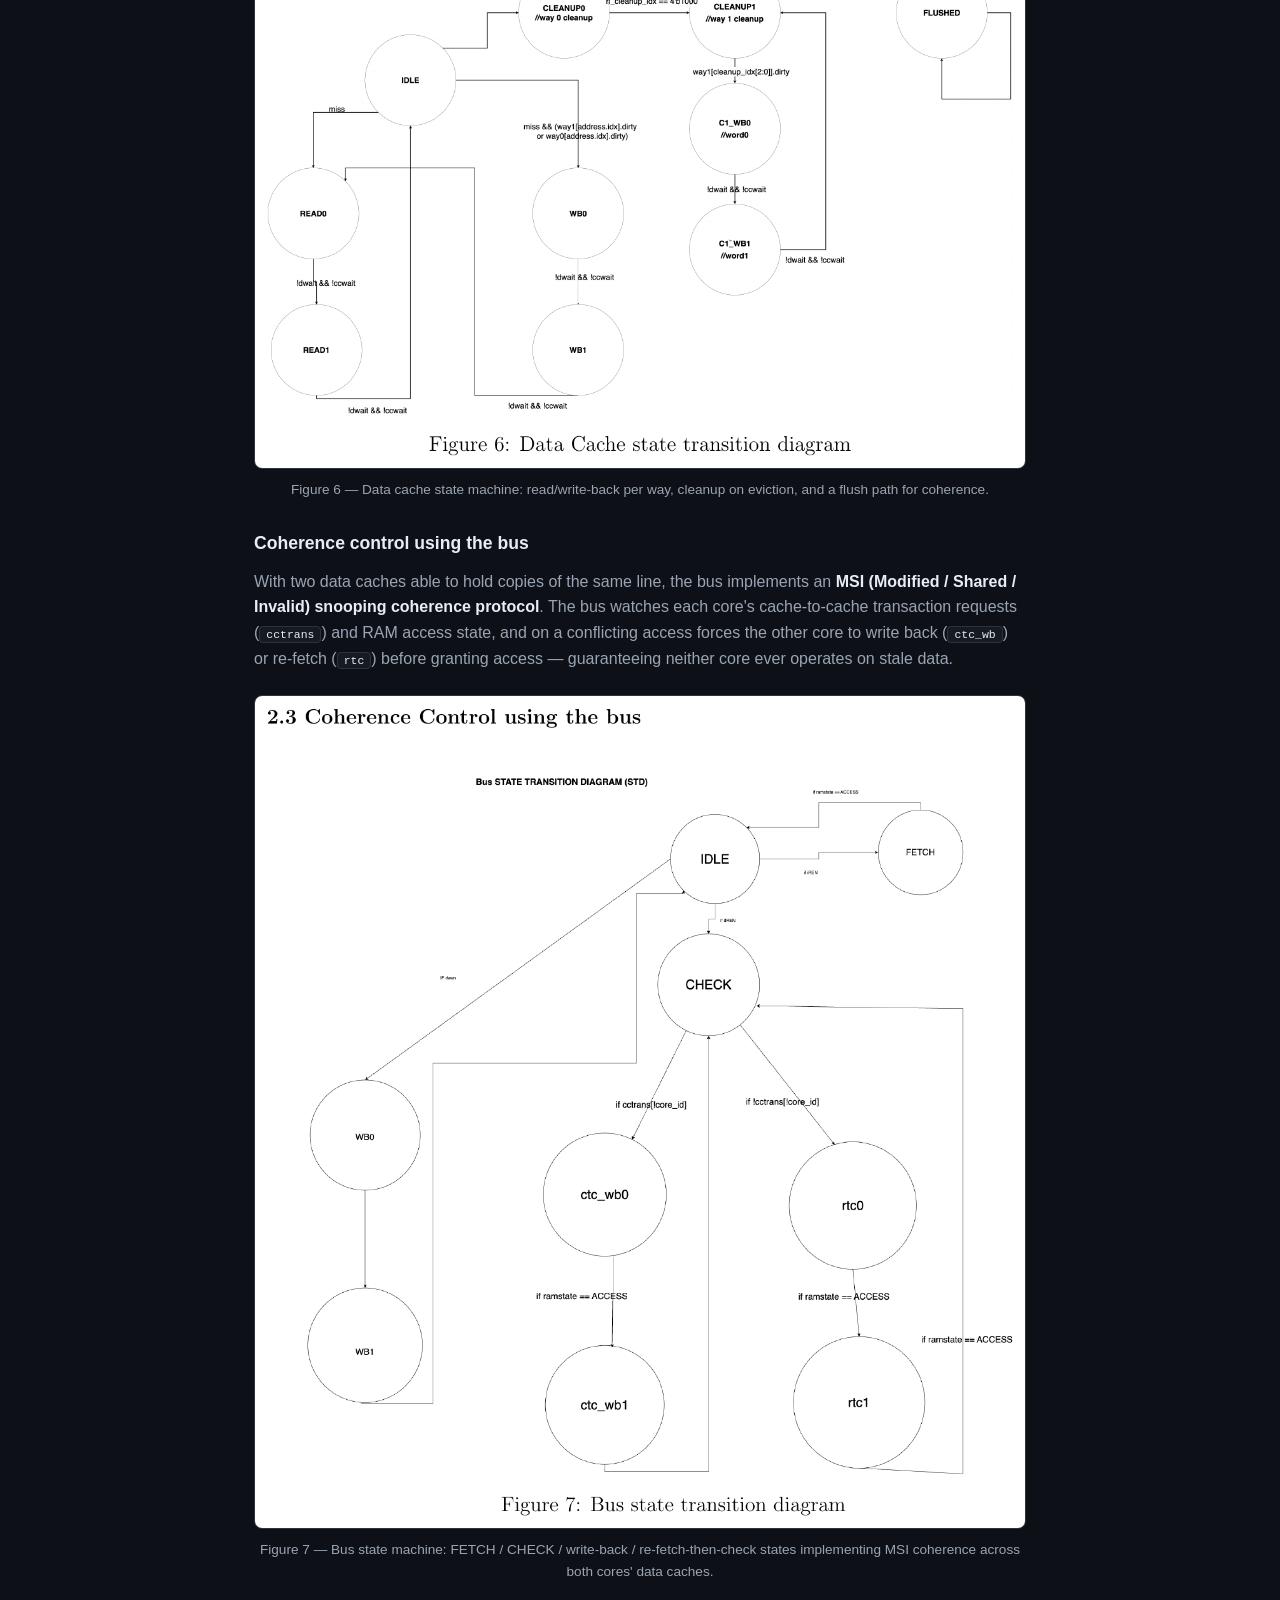
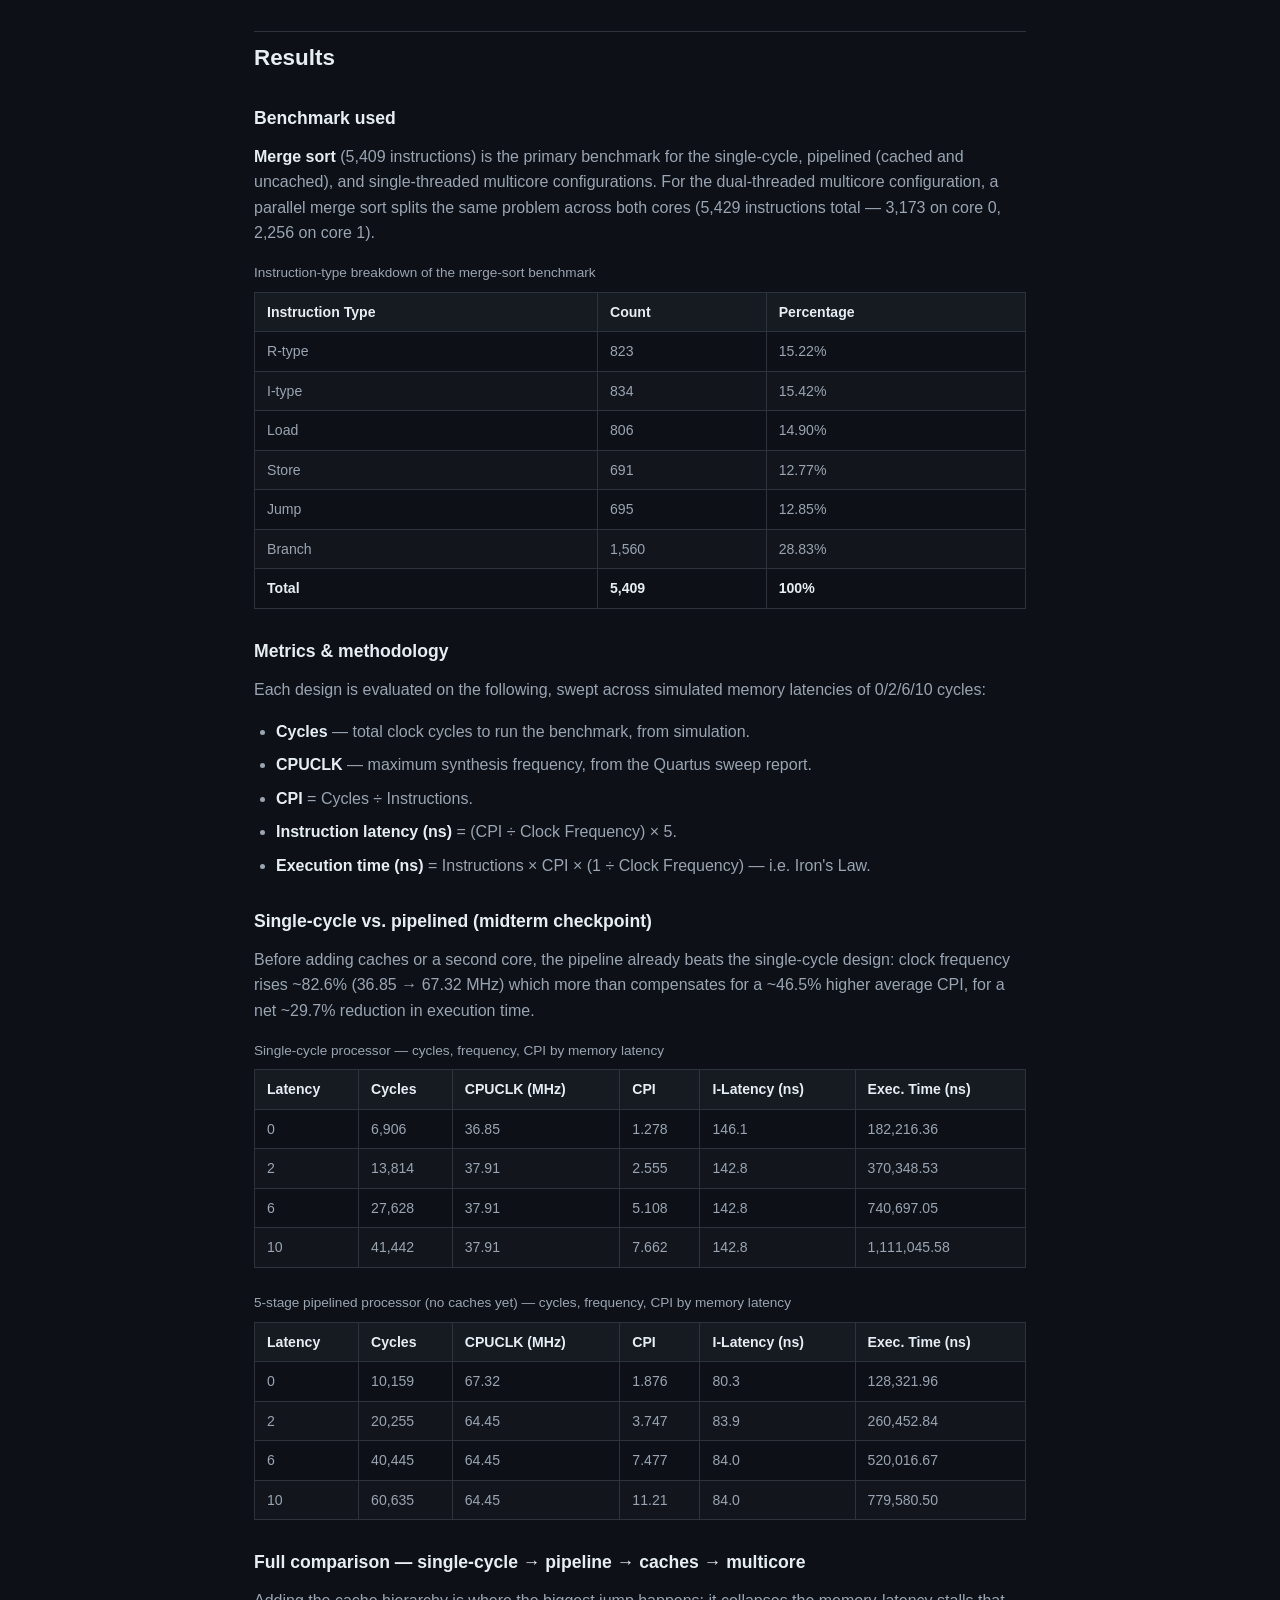
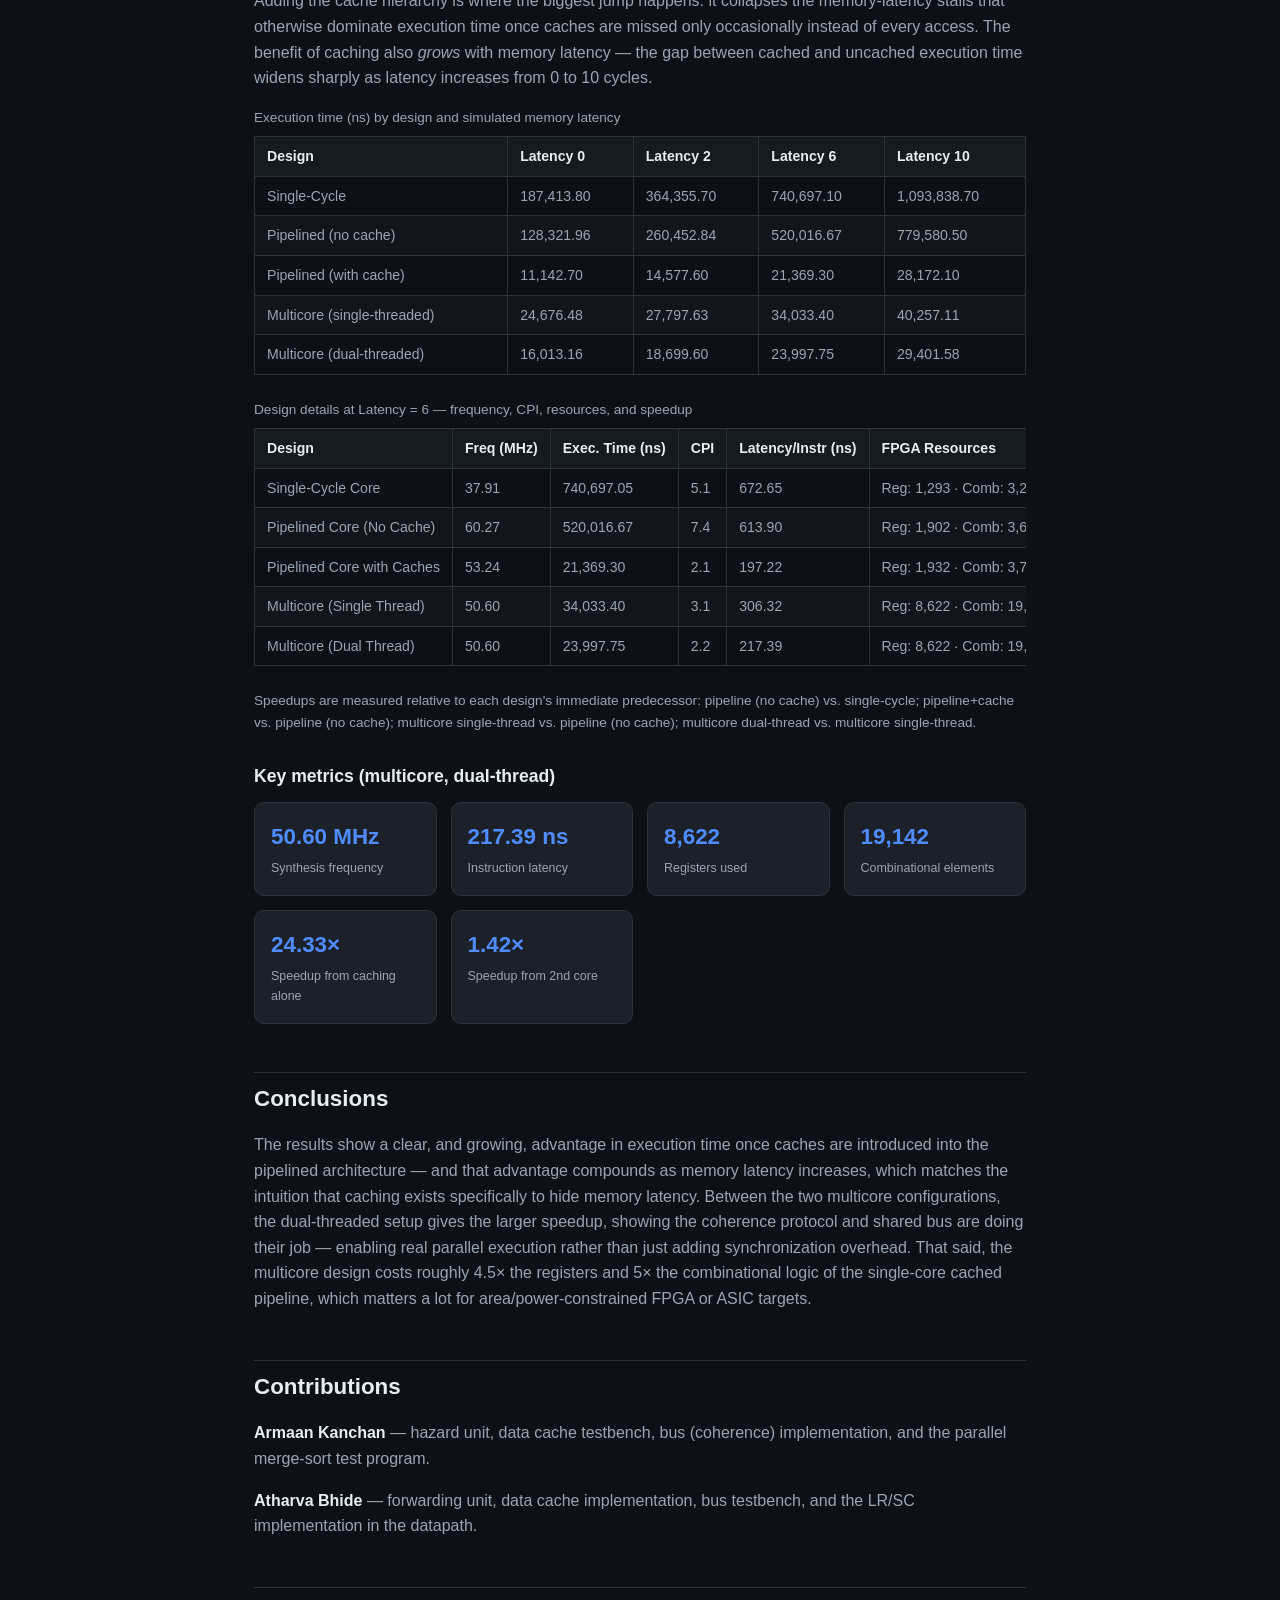
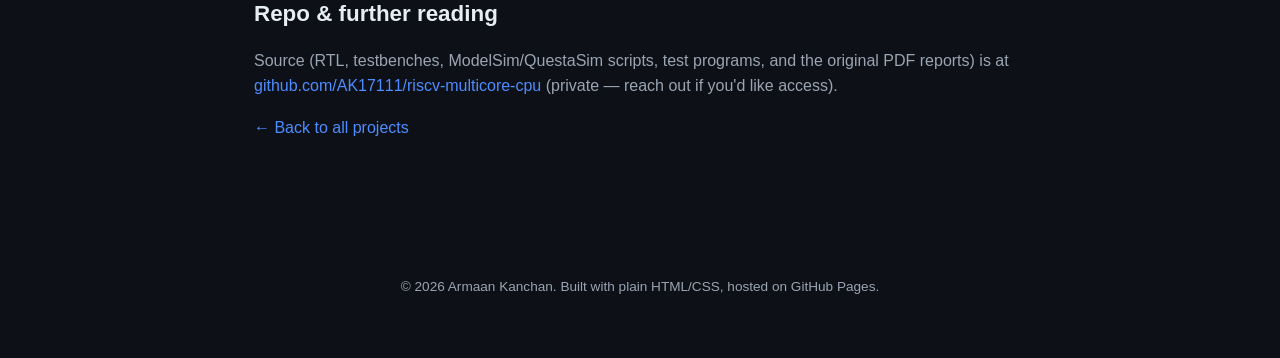
<file: projects/riscv-multicore-cpu/index.html>
<!DOCTYPE html>
<html lang="en">
<head>
<meta charset="UTF-8">
<meta name="viewport" content="width=device-width, initial-scale=1.0">
<title>RISC-V Multicore Pipelined CPU — Armaan Kanchan</title>
<meta name="description" content="Design, verification, and synthesis of a 5-stage pipelined multicore RISC-V CPU with a cache hierarchy and MSI coherence protocol.">
<link rel="stylesheet" href="../../assets/css/site.css">
</head>
<body>

<header class="nav">
  <div class="nav-inner">
    <a href="../../" class="brand" style="color:inherit;">AK</a>
    <nav class="nav-links">
      <a href="../../#education">Education</a>
      <a href="../../#experience">Experience</a>
      <a href="../" class="active">Projects</a>
      <a href="../../#skills">Skills</a>
      <a href="../../#contact">Contact</a>
    </nav>
  </div>
</header>

<div class="article-header">
  <div class="breadcrumb"><a href="../">Projects</a> / RISC-V Multicore Pipelined CPU</div>
  <h1>RISC-V Multicore Pipelined CPU</h1>
  <div class="subtitle">Design, verification, and synthesis of a 5-stage pipelined multicore RISC-V CPU with a cache hierarchy and MSI coherence protocol, on an Intel/Altera Cyclone IV FPGA (&gt;50 MHz)</div>
  <div class="meta-row">
    <span>Purdue University · ECE 437</span>
    <span>Feb – May 2025</span>
    <span>SystemVerilog · QuestaSim · Quartus</span>
  </div>
</div>

<article class="article">

  <div class="notice">
    This project implements a dual-core pipelined RV32I processor with a snooping coherence bus and split instruction/data caches, fully verified with per-module and full-system testbenches. All source (RTL, testbenches, sim scripts, and test programs) lives in a private repo — <a href="https://github.com/AK17111/riscv-multicore-cpu" target="_blank" rel="noopener">github.com/AK17111/riscv-multicore-cpu</a>. This was completed as part of ECE 437 at Purdue, which requires the code stay private — happy to walk through it directly, just reach out.
    <br><br>
    
  </div>

  <h2>Overview</h2>
  <p>
    This report compares four processor variants built on the same RV32I subset: a single-cycle processor, a pipelined processor without caches, a pipelined processor with a two-level cache hierarchy, and a multicore processor with per-core caches and coherence. The goal is to measure how caching and parallelism each move the needle on performance, and specifically to find the memory-latency threshold at which caching starts to pay for itself.
  </p>
  <p>
    All four designs run the same merge-sort benchmark. We measure execution time, average cycles-per-instruction (CPI), speedup relative to a baseline, and average instruction latency, and repeat the comparison across a sweep of simulated memory latencies (0, 2, 6, and 10 cycles) to see how each architecture degrades as memory gets slower.
  </p>

  <h2>Design</h2>

  <h3>Single-cycle baseline</h3>
  <p>
    The starting point is a single-cycle RV32I datapath: PC logic, register file, ALU, and a single-cycle control unit that decodes and executes an entire instruction in one clock. It has no hazards to speak of (every instruction fully completes before the next begins) but pays for that simplicity with a long critical path and a low clock frequency.
  </p>
  <figure>
    <img src="figs/fig0-singlecycle-block.png" alt="Single-cycle processor block diagram">
    <figcaption>Single-cycle datapath — PC block, register file, ALU, and control, all resolving within one clock period.</figcaption>
  </figure>

  <h3>5-stage pipeline</h3>
  <p>
    The single-cycle datapath is split into five overlapping stages — Fetch, Decode, Execute, Memory, Writeback — connected by buffered pipeline latches (<code>F/D</code>, <code>D/E</code>, <code>E/M</code>, <code>M/W</code>). This lets multiple instructions be in flight simultaneously, trading a higher CPI (from stalls and hazards) for a substantially higher clock frequency. A forwarding unit resolves most data hazards by routing ALU/memory results back into the execute stage instead of waiting for the writeback stage, and a hazard unit stalls the pipeline on load-use hazards and flushes on mispredicted control flow. Branch resolution is accelerated with a branch predictor (BTB/BPT) to cut down on control-hazard penalties.
  </p>
  <figure>
    <img src="figs/fig0b-pipelined-block.png" alt="5-stage pipelined processor block diagram">
    <figcaption>5-stage pipelined datapath, expanded from the single-cycle design above with hazard and forwarding units added.</figcaption>
  </figure>
  <figure>
    <img src="figs/fig0c-pipeline-latches.png" alt="Pipeline latch detail diagram">
    <figcaption>Signal detail for each inter-stage pipeline latch (IF/ID, ID/EX, EX/MEM, MEM/WB).</figcaption>
  </figure>

  <h3>Multicore architecture</h3>
  <p>
    The pipeline is then instantiated twice — two full datapaths, each with a private direct-mapped instruction cache and a private 2-way set-associative data cache — sharing a single backing RAM behind an arbitrating system bus. The bus is the only path from either core's data cache to main memory, which is also where cache coherence is enforced.
  </p>
  <figure>
    <img src="figs/fig1-multicore-arch.png" alt="Multicore architecture block diagram">
    <figcaption>Figure 1 — Multicore architecture: two datapaths, each with its own I-cache/D-cache, arbitrating for the shared bus and RAM.</figcaption>
  </figure>
  <figure>
    <img src="figs/fig2-signal-arch.png" alt="Signal-level architecture diagram">
    <figcaption>Figure 2 — Signal-level view of the datapath ↔ cache ↔ memory-control ↔ RAM interfaces.</figcaption>
  </figure>
  <figure>
    <img src="figs/fig3-pipeline-block.png" alt="Dual-core pipelined block diagram">
    <figcaption>Figure 3 — Full dual-core pipelined block diagram (both cores shown; each is the 5-stage pipeline above, replicated).</figcaption>
  </figure>

  <h3>Cache hierarchy</h3>
  <p>
    The instruction cache is direct-mapped: each fetch checks tag + valid bit for the indexed frame, and on a miss re-fills the line from memory before resuming. The data cache is a 2-way set-associative write-back cache — each set holds two ways, each with its own valid/dirty bit, tag, and two words of data; a hit is any way whose tag matches, and dirty lines get written back to RAM before being evicted or on cleanup/flush.
  </p>
  <figure>
    <img src="figs/fig4-icache.png" alt="Instruction cache design diagram">
    <figcaption>Figure 4 — Instruction cache: state machine (IDLE / MISS / MEMLOAD) and frame layout (valid, tag, data).</figcaption>
  </figure>
  <figure>
    <img src="figs/fig5-dcache-structure.png" alt="Data cache structure diagram">
    <figcaption>Figure 5 — Data cache structure: two ways per set, per-way tag comparison, and the LR/SC reservation register (top right) used for atomics.</figcaption>
  </figure>
  <figure>
    <img src="figs/fig6-dcache-fsm.png" alt="Data cache state transition diagram">
    <figcaption>Figure 6 — Data cache state machine: read/write-back per way, cleanup on eviction, and a flush path for coherence.</figcaption>
  </figure>

  <h3>Coherence control using the bus</h3>
  <p>
    With two data caches able to hold copies of the same line, the bus implements an <strong>MSI (Modified / Shared / Invalid) snooping coherence protocol</strong>. The bus watches each core's cache-to-cache transaction requests (<code>cctrans</code>) and RAM access state, and on a conflicting access forces the other core to write back (<code>ctc_wb</code>) or re-fetch (<code>rtc</code>) before granting access — guaranteeing neither core ever operates on stale data.
  </p>
  <figure>
    <img src="figs/fig7-bus-fsm.png" alt="Bus state transition diagram for coherence control">
    <figcaption>Figure 7 — Bus state machine: FETCH / CHECK / write-back / re-fetch-then-check states implementing MSI coherence across both cores' data caches.</figcaption>
  </figure>

  <h2>Results</h2>

  <h3>Benchmark used</h3>
  <p>
    <strong>Merge sort</strong> (5,409 instructions) is the primary benchmark for the single-cycle, pipelined (cached and uncached), and single-threaded multicore configurations. For the dual-threaded multicore configuration, a parallel merge sort splits the same problem across both cores (5,429 instructions total — 3,173 on core 0, 2,256 on core 1).
  </p>

  <div class="table-wrap">
    <table>
      <caption>Instruction-type breakdown of the merge-sort benchmark</caption>
      <thead><tr><th>Instruction Type</th><th>Count</th><th>Percentage</th></tr></thead>
      <tbody>
        <tr><td>R-type</td><td>823</td><td>15.22%</td></tr>
        <tr><td>I-type</td><td>834</td><td>15.42%</td></tr>
        <tr><td>Load</td><td>806</td><td>14.90%</td></tr>
        <tr><td>Store</td><td>691</td><td>12.77%</td></tr>
        <tr><td>Jump</td><td>695</td><td>12.85%</td></tr>
        <tr><td>Branch</td><td>1,560</td><td>28.83%</td></tr>
        <tr><td><strong>Total</strong></td><td><strong>5,409</strong></td><td><strong>100%</strong></td></tr>
      </tbody>
    </table>
  </div>

  <h3>Metrics &amp; methodology</h3>
  <p>Each design is evaluated on the following, swept across simulated memory latencies of 0/2/6/10 cycles:</p>
  <ul>
    <li><strong>Cycles</strong> — total clock cycles to run the benchmark, from simulation.</li>
    <li><strong>CPUCLK</strong> — maximum synthesis frequency, from the Quartus sweep report.</li>
    <li><strong>CPI</strong> = Cycles ÷ Instructions.</li>
    <li><strong>Instruction latency (ns)</strong> = (CPI ÷ Clock Frequency) × 5.</li>
    <li><strong>Execution time (ns)</strong> = Instructions × CPI × (1 ÷ Clock Frequency) — i.e. Iron's Law.</li>
  </ul>

  <h3>Single-cycle vs. pipelined (midterm checkpoint)</h3>
  <p>Before adding caches or a second core, the pipeline already beats the single-cycle design: clock frequency rises ~82.6% (36.85 → 67.32 MHz) which more than compensates for a ~46.5% higher average CPI, for a net ~29.7% reduction in execution time.</p>

  <div class="table-wrap">
    <table>
      <caption>Single-cycle processor — cycles, frequency, CPI by memory latency</caption>
      <thead><tr><th>Latency</th><th>Cycles</th><th>CPUCLK (MHz)</th><th>CPI</th><th>I-Latency (ns)</th><th>Exec. Time (ns)</th></tr></thead>
      <tbody>
        <tr><td>0</td><td>6,906</td><td>36.85</td><td>1.278</td><td>146.1</td><td>182,216.36</td></tr>
        <tr><td>2</td><td>13,814</td><td>37.91</td><td>2.555</td><td>142.8</td><td>370,348.53</td></tr>
        <tr><td>6</td><td>27,628</td><td>37.91</td><td>5.108</td><td>142.8</td><td>740,697.05</td></tr>
        <tr><td>10</td><td>41,442</td><td>37.91</td><td>7.662</td><td>142.8</td><td>1,111,045.58</td></tr>
      </tbody>
    </table>
  </div>

  <div class="table-wrap">
    <table>
      <caption>5-stage pipelined processor (no caches yet) — cycles, frequency, CPI by memory latency</caption>
      <thead><tr><th>Latency</th><th>Cycles</th><th>CPUCLK (MHz)</th><th>CPI</th><th>I-Latency (ns)</th><th>Exec. Time (ns)</th></tr></thead>
      <tbody>
        <tr><td>0</td><td>10,159</td><td>67.32</td><td>1.876</td><td>80.3</td><td>128,321.96</td></tr>
        <tr><td>2</td><td>20,255</td><td>64.45</td><td>3.747</td><td>83.9</td><td>260,452.84</td></tr>
        <tr><td>6</td><td>40,445</td><td>64.45</td><td>7.477</td><td>84.0</td><td>520,016.67</td></tr>
        <tr><td>10</td><td>60,635</td><td>64.45</td><td>11.21</td><td>84.0</td><td>779,580.50</td></tr>
      </tbody>
    </table>
  </div>

  <h3>Full comparison — single-cycle → pipeline → caches → multicore</h3>
  <p>Adding the cache hierarchy is where the biggest jump happens: it collapses the memory-latency stalls that otherwise dominate execution time once caches are missed only occasionally instead of every access. The benefit of caching also <em>grows</em> with memory latency — the gap between cached and uncached execution time widens sharply as latency increases from 0 to 10 cycles.</p>

  <div class="table-wrap">
    <table>
      <caption>Execution time (ns) by design and simulated memory latency</caption>
      <thead><tr><th>Design</th><th>Latency 0</th><th>Latency 2</th><th>Latency 6</th><th>Latency 10</th></tr></thead>
      <tbody>
        <tr><td>Single-Cycle</td><td>187,413.80</td><td>364,355.70</td><td>740,697.10</td><td>1,093,838.70</td></tr>
        <tr><td>Pipelined (no cache)</td><td>128,321.96</td><td>260,452.84</td><td>520,016.67</td><td>779,580.50</td></tr>
        <tr><td>Pipelined (with cache)</td><td>11,142.70</td><td>14,577.60</td><td>21,369.30</td><td>28,172.10</td></tr>
        <tr><td>Multicore (single-threaded)</td><td>24,676.48</td><td>27,797.63</td><td>34,033.40</td><td>40,257.11</td></tr>
        <tr><td>Multicore (dual-threaded)</td><td>16,013.16</td><td>18,699.60</td><td>23,997.75</td><td>29,401.58</td></tr>
      </tbody>
    </table>
  </div>

  <div class="table-wrap">
    <table>
      <caption>Design details at Latency = 6 — frequency, CPI, resources, and speedup</caption>
      <thead><tr><th>Design</th><th>Freq (MHz)</th><th>Exec. Time (ns)</th><th>CPI</th><th>Latency/Instr (ns)</th><th>FPGA Resources</th><th>Speedup</th></tr></thead>
      <tbody>
        <tr><td>Single-Cycle Core</td><td>37.91</td><td>740,697.05</td><td>5.1</td><td>672.65</td><td>Reg: 1,293 · Comb: 3,293</td><td>1.00×</td></tr>
        <tr><td>Pipelined Core (No Cache)</td><td>60.27</td><td>520,016.67</td><td>7.4</td><td>613.90</td><td>Reg: 1,902 · Comb: 3,667</td><td>1.42×</td></tr>
        <tr><td>Pipelined Core with Caches</td><td>53.24</td><td>21,369.30</td><td>2.1</td><td>197.22</td><td>Reg: 1,932 · Comb: 3,714</td><td>24.33×</td></tr>
        <tr><td>Multicore (Single Thread)</td><td>50.60</td><td>34,033.40</td><td>3.1</td><td>306.32</td><td>Reg: 8,622 · Comb: 19,142</td><td>15.28×</td></tr>
        <tr><td>Multicore (Dual Thread)</td><td>50.60</td><td>23,997.75</td><td>2.2</td><td>217.39</td><td>Reg: 8,622 · Comb: 19,142</td><td>1.42×</td></tr>
      </tbody>
    </table>
  </div>
  <p style="font-size:0.85rem;">
    Speedups are measured relative to each design's immediate predecessor: pipeline (no cache) vs. single-cycle; pipeline+cache vs. pipeline (no cache); multicore single-thread vs. pipeline (no cache); multicore dual-thread vs. multicore single-thread.
  </p>

  <h3>Key metrics (multicore, dual-thread)</h3>
  <div class="stat-grid">
    <div class="stat"><div class="num">50.60 MHz</div><div class="label">Synthesis frequency</div></div>
    <div class="stat"><div class="num">217.39 ns</div><div class="label">Instruction latency</div></div>
    <div class="stat"><div class="num">8,622</div><div class="label">Registers used</div></div>
    <div class="stat"><div class="num">19,142</div><div class="label">Combinational elements</div></div>
    <div class="stat"><div class="num">24.33×</div><div class="label">Speedup from caching alone</div></div>
    <div class="stat"><div class="num">1.42×</div><div class="label">Speedup from 2nd core</div></div>
  </div>

  <h2>Conclusions</h2>
  <p>
    The results show a clear, and growing, advantage in execution time once caches are introduced into the pipelined architecture — and that advantage compounds as memory latency increases, which matches the intuition that caching exists specifically to hide memory latency. Between the two multicore configurations, the dual-threaded setup gives the larger speedup, showing the coherence protocol and shared bus are doing their job — enabling real parallel execution rather than just adding synchronization overhead. That said, the multicore design costs roughly 4.5× the registers and 5× the combinational logic of the single-core cached pipeline, which matters a lot for area/power-constrained FPGA or ASIC targets.
  </p>

  <h2>Contributions</h2>
  <p><strong>Armaan Kanchan</strong> — hazard unit, data cache testbench, bus (coherence) implementation, and the parallel merge-sort test program.</p>
  <p><strong>Atharva Bhide</strong> — forwarding unit, data cache implementation, bus testbench, and the LR/SC implementation in the datapath.</p>

  <h2>Repo &amp; further reading</h2>
  <p>
    Source (RTL, testbenches, ModelSim/QuestaSim scripts, test programs, and the original PDF reports) is at
    <a href="https://github.com/AK17111/riscv-multicore-cpu" target="_blank" rel="noopener">github.com/AK17111/riscv-multicore-cpu</a> (private — reach out if you'd like access).
  </p>
  <p><a href="../">← Back to all projects</a></p>

</article>

<footer>
  © <span id="year"></span> Armaan Kanchan. Built with plain HTML/CSS, hosted on GitHub Pages.
</footer>

<script>
  document.getElementById('year').textContent = new Date().getFullYear();
</script>

</body>
</html>
</file>
<file: assets/css/site.css>
:root{
  --bg:#0d1117;
  --bg-alt:#161b22;
  --card:#1c2129;
  --border:#2d333b;
  --text:#e6edf3;
  --text-dim:#9aa4b2;
  --accent:#4f8cff;
  --accent-soft:rgba(79,140,255,0.12);
  --max-w:900px;
  --max-w-article:820px;
}
*{box-sizing:border-box;}
html{scroll-behavior:smooth;}
body{
  margin:0;
  background:var(--bg);
  color:var(--text);
  font-family:-apple-system,BlinkMacSystemFont,"Segoe UI",Roboto,Helvetica,Arial,sans-serif;
  line-height:1.6;
}
a{color:var(--accent);text-decoration:none;}
a:hover{text-decoration:underline;}

header.nav{
  position:sticky;top:0;z-index:10;
  background:rgba(13,17,23,0.85);
  backdrop-filter:blur(8px);
  border-bottom:1px solid var(--border);
}
.nav-inner{
  max-width:var(--max-w);margin:0 auto;
  padding:14px 24px;
  display:flex;justify-content:space-between;align-items:center;
}
.nav-inner .brand{font-weight:700;letter-spacing:.5px;}
.nav-links{display:flex;gap:20px;font-size:14px;}
.nav-links a{color:var(--text-dim);}
.nav-links a:hover, .nav-links a.active{color:var(--text);}

section{
  max-width:var(--max-w);
  margin:0 auto;
  padding:64px 24px;
}

.hero{
  padding-top:96px;padding-bottom:56px;
  text-align:left;
}
.hero-inner{
  display:flex;align-items:center;gap:32px;flex-wrap:wrap;
}
.avatar{
  flex:none;
  width:140px;height:140px;
  border-radius:50%;
  object-fit:cover;
  border:3px solid var(--border);
  box-shadow:0 4px 16px rgba(0,0,0,0.35);
}
.hero-text{flex:1;min-width:260px;}
.hero h1{
  font-size:2.6rem;margin:0 0 8px;
}
.hero .role{
  color:var(--accent);font-size:1.15rem;font-weight:600;margin-bottom:16px;
}
.hero p.lead{
  color:var(--text-dim);max-width:640px;font-size:1.05rem;
}
.contact-row{
  display:flex;flex-wrap:wrap;gap:14px;margin-top:24px;
}
.contact-row a{
  border:1px solid var(--border);
  padding:8px 16px;border-radius:8px;
  font-size:14px;color:var(--text);
}
.contact-row a:hover{background:var(--accent-soft);border-color:var(--accent);text-decoration:none;}

h2.section-title{
  font-size:1.5rem;
  margin-bottom:28px;
  display:flex;align-items:center;gap:12px;
}
h2.section-title::after{
  content:"";flex:1;height:1px;background:var(--border);
}

.card{
  background:var(--card);
  border:1px solid var(--border);
  border-radius:12px;
  padding:24px;
  margin-bottom:20px;
}
.card-head{
  display:flex;justify-content:space-between;flex-wrap:wrap;gap:6px;
  margin-bottom:6px;
}
.card-head h3{margin:0;font-size:1.05rem;}
.card-head .place{color:var(--text-dim);font-size:0.9rem;}
.card-head .dates{color:var(--text-dim);font-size:0.85rem;white-space:nowrap;}

.card-head-main{
  display:flex;align-items:center;gap:14px;
}
.logo-badge{
  flex:none;
  width:44px;height:44px;
  background:#fff;
  border-radius:10px;
  display:flex;align-items:center;justify-content:center;
  padding:6px;
  box-shadow:0 1px 3px rgba(0,0,0,0.4);
}
.logo-badge img{
  width:100%;height:100%;object-fit:contain;
}
.card ul{margin:10px 0 0;padding-left:20px;color:var(--text-dim);font-size:0.95rem;}
.card ul li{margin-bottom:6px;}

.tags{display:flex;flex-wrap:wrap;gap:8px;margin-top:12px;}
.tag{
  background:var(--accent-soft);
  color:var(--accent);
  font-size:0.78rem;
  padding:3px 10px;
  border-radius:999px;
  font-weight:600;
}

.project-links{margin-top:14px;display:flex;gap:14px;flex-wrap:wrap;font-size:0.9rem;}

.projects-grid{
  display:grid;
  grid-template-columns:repeat(auto-fit,minmax(260px,1fr));
  gap:20px;
}
.projects-grid .card{margin-bottom:0;display:flex;flex-direction:column;}

.placeholder-card{
  border:1px dashed var(--border);
  background:transparent;
}
.placeholder-card h3{color:var(--text-dim);}

.skills-grid{
  display:grid;
  grid-template-columns:repeat(auto-fit,minmax(220px,1fr));
  gap:20px;
}
.skills-grid .card{margin-bottom:0;}
.skills-grid h3{margin:0 0 12px;font-size:0.95rem;color:var(--text-dim);text-transform:uppercase;letter-spacing:.05em;}

footer{
  text-align:center;
  padding:40px 24px 60px;
  color:var(--text-dim);
  font-size:0.85rem;
}

@media (max-width:600px){
  .hero h1{font-size:2rem;}
  .nav-links{gap:12px;font-size:13px;}
}

/* ---------- Project listing page ---------- */
.page-header{
  max-width:var(--max-w);
  margin:0 auto;
  padding:56px 24px 8px;
}
.page-header h1{font-size:2.2rem;margin:0 0 8px;}
.page-header p{color:var(--text-dim);margin:0;}

.project-card{
  background:var(--card);
  border:1px solid var(--border);
  border-radius:12px;
  overflow:hidden;
  display:flex;flex-direction:column;
  transition:border-color .15s ease, transform .15s ease;
}
.project-card:hover{border-color:var(--accent);transform:translateY(-2px);}
.project-card a.project-card-link{color:inherit;text-decoration:none;display:flex;flex-direction:column;height:100%;}
.project-card .thumb{
  height:150px;
  background:var(--bg-alt);
  display:flex;align-items:center;justify-content:center;
  border-bottom:1px solid var(--border);
  overflow:hidden;
}
.project-card .thumb img{width:100%;height:100%;object-fit:contain;padding:16px;}
.project-card .body{padding:18px 20px;flex:1;display:flex;flex-direction:column;}
.project-card h3{margin:0 0 8px;font-size:1.1rem;}
.project-card p{margin:0;color:var(--text-dim);font-size:0.92rem;flex:1;}
.project-card .meta{margin-top:14px;font-size:0.78rem;color:var(--text-dim);}

/* ---------- Project detail / article page ---------- */
.article-header{
  max-width:var(--max-w-article);
  margin:0 auto;
  padding:56px 24px 0;
}
.breadcrumb{font-size:0.85rem;color:var(--text-dim);margin-bottom:18px;}
.breadcrumb a{color:var(--text-dim);}
.breadcrumb a:hover{color:var(--accent);}
.article-header h1{font-size:2.1rem;margin:0 0 10px;}
.article-header .subtitle{color:var(--accent);font-size:1.05rem;font-weight:600;margin-bottom:14px;}
.article-header .meta-row{
  display:flex;flex-wrap:wrap;gap:10px;
  color:var(--text-dim);font-size:0.85rem;
  margin-bottom:8px;
}
.article-header .meta-row span{
  border:1px solid var(--border);
  border-radius:999px;
  padding:3px 12px;
}

.article{
  max-width:var(--max-w-article);
  margin:0 auto;
  padding:24px 24px 80px;
}
.article h2{
  font-size:1.4rem;
  margin:48px 0 16px;
  padding-top:8px;
  border-top:1px solid var(--border);
}
.article h2:first-child{border-top:none;margin-top:0;}
.article h3{font-size:1.1rem;margin:28px 0 12px;color:var(--text);}
.article p{color:var(--text-dim);margin:0 0 16px;}
.article ul, .article ol{color:var(--text-dim);padding-left:22px;margin:0 0 16px;}
.article li{margin-bottom:8px;}
.article li a{color:var(--accent);}
.article strong{color:var(--text);}
.article code{
  background:var(--bg-alt);
  border:1px solid var(--border);
  border-radius:4px;
  padding:1px 6px;
  font-size:0.88em;
  color:var(--text);
}

.notice{
  background:var(--bg-alt);
  border:1px solid var(--border);
  border-left:3px solid var(--accent);
  border-radius:8px;
  padding:14px 18px;
  color:var(--text-dim);
  font-size:0.92rem;
  margin:0 0 28px;
}
.notice a{color:var(--accent);}

figure{margin:24px 0;}
figure img{
  width:100%;
  border-radius:8px;
  border:1px solid var(--border);
  background:#fff;
  display:block;
}
figcaption{
  text-align:center;
  color:var(--text-dim);
  font-size:0.85rem;
  margin-top:10px;
}

.table-wrap{overflow-x:auto;margin:0 0 24px;}
table{
  width:100%;
  border-collapse:collapse;
  font-size:0.88rem;
}
table caption{
  text-align:left;
  color:var(--text-dim);
  font-size:0.85rem;
  margin-bottom:8px;
  caption-side:top;
}
th, td{
  border:1px solid var(--border);
  padding:8px 12px;
  text-align:left;
  white-space:nowrap;
}
th{
  background:var(--bg-alt);
  color:var(--text);
  font-weight:600;
}
td{color:var(--text-dim);}
tr:nth-child(even) td{background:rgba(255,255,255,0.02);}

.stat-grid{
  display:grid;
  grid-template-columns:repeat(auto-fit,minmax(150px,1fr));
  gap:14px;
  margin:0 0 24px;
}
.stat{
  background:var(--card);
  border:1px solid var(--border);
  border-radius:10px;
  padding:16px;
}
.stat .num{font-size:1.4rem;font-weight:700;color:var(--accent);}
.stat .label{font-size:0.78rem;color:var(--text-dim);margin-top:4px;}

.module-table code{white-space:nowrap;}

.back-link{
  display:inline-block;
  margin:0 0 8px;
}
</file>
